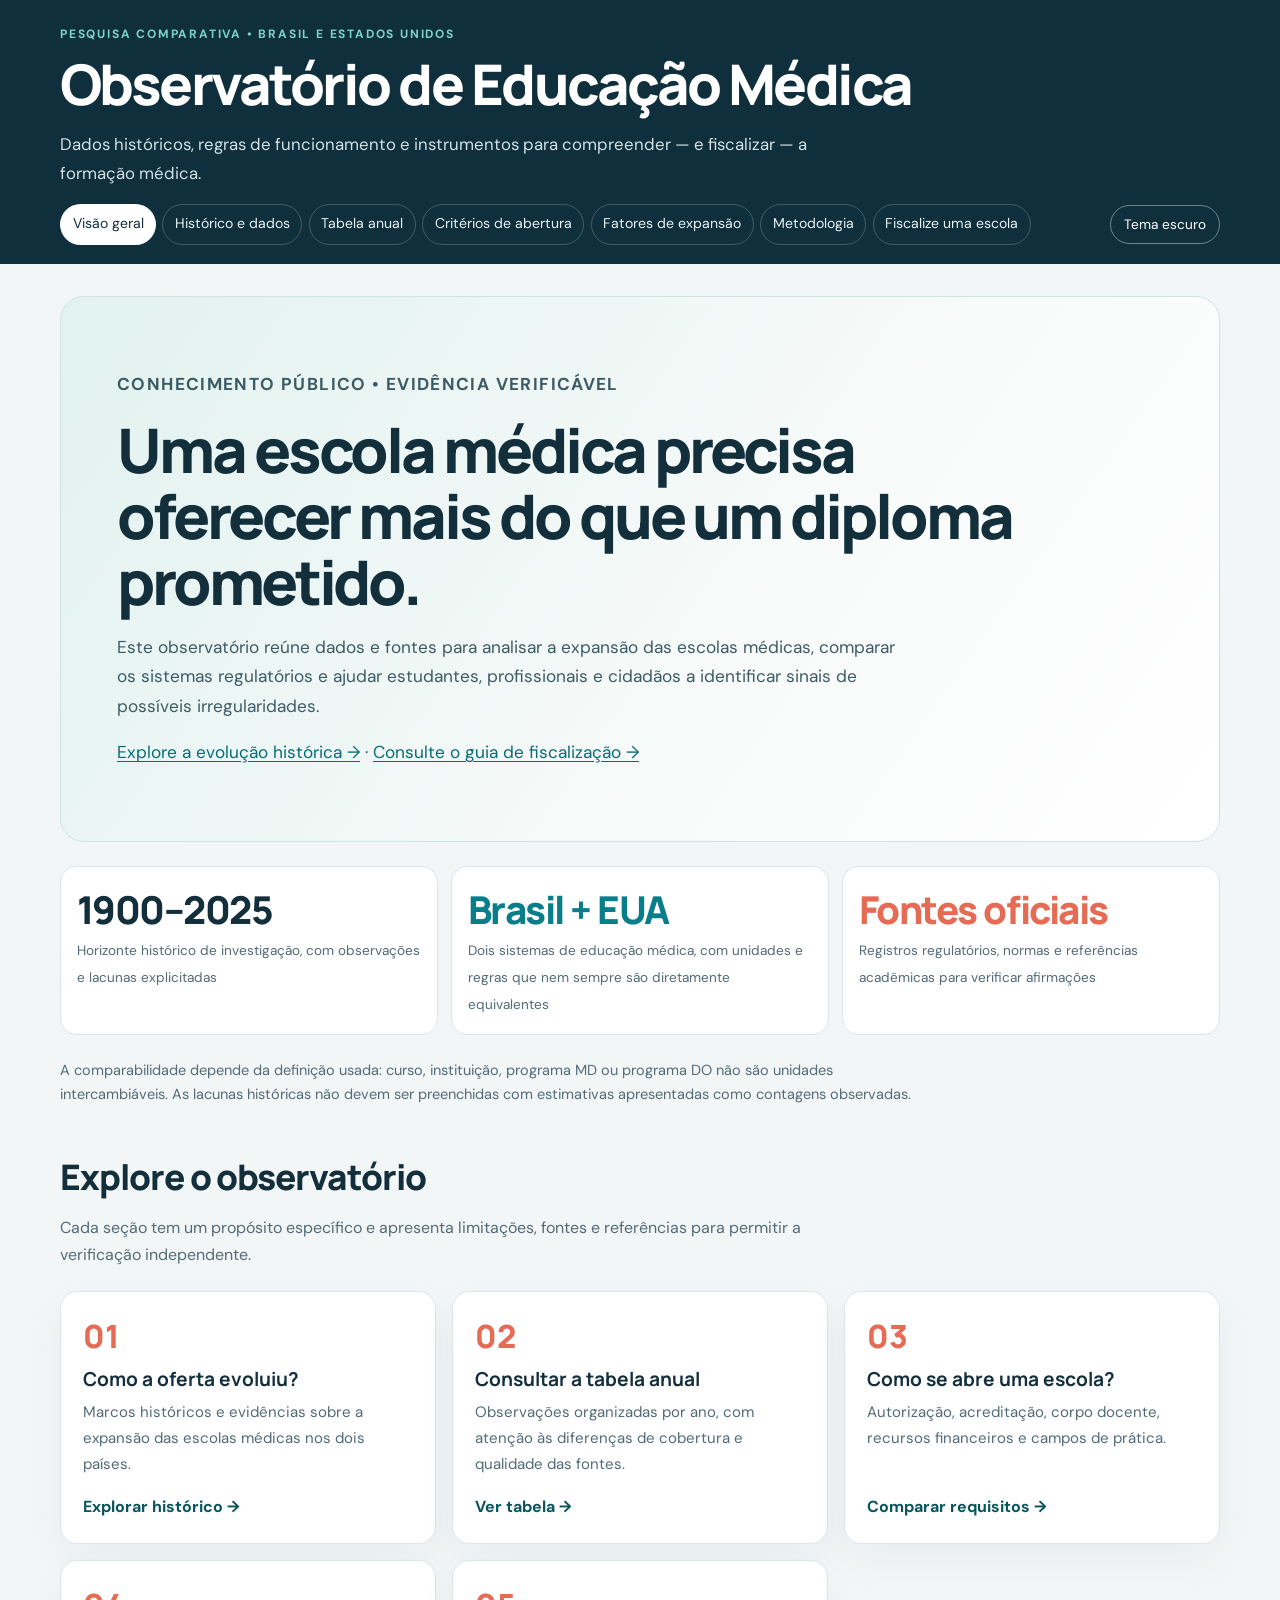
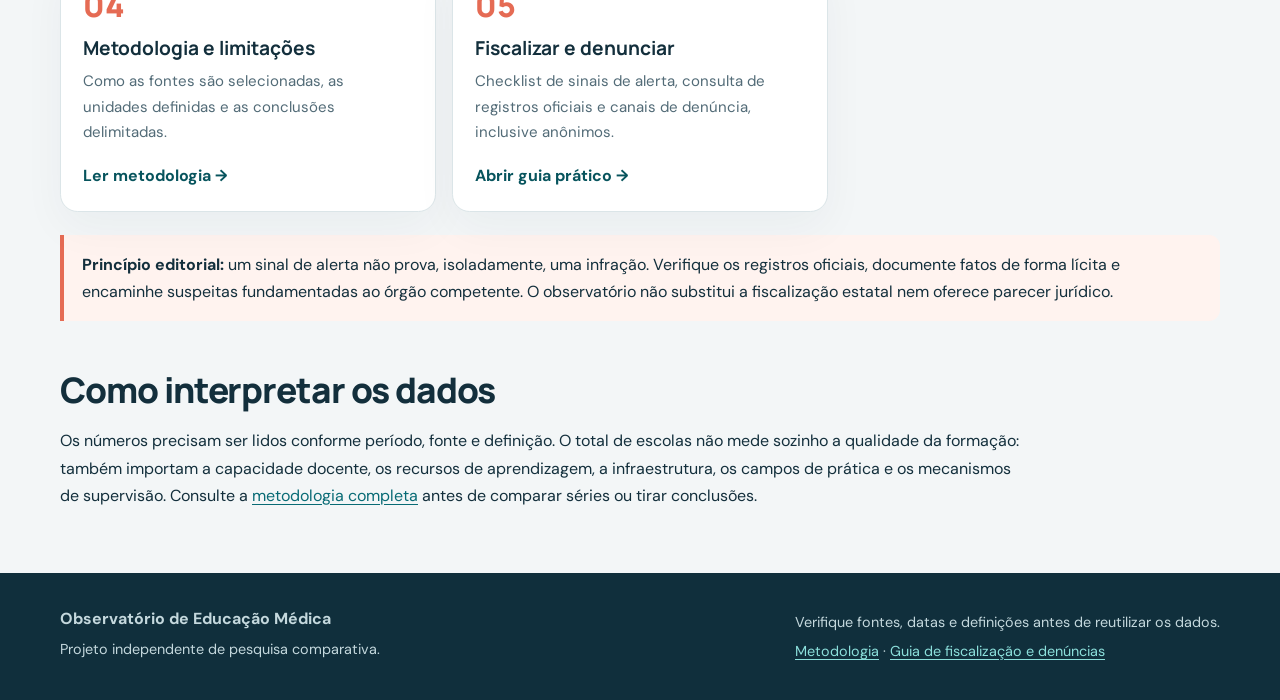
<file: index.html>
<!doctype html><html lang="pt-BR"><head><meta charset="utf-8"><meta name="viewport" content="width=device-width,initial-scale=1"><meta name="description" content="Observatório independente sobre a história, a regulação e a qualidade estrutural da educação médica no Brasil e nos Estados Unidos."><title>Observatório de Educação Médica | Brasil e EUA</title><link rel="stylesheet" href="assets/site.css"><script defer src="assets/site.js"></script></head><body><a class="skip" href="#conteudo">Pular para o conteúdo</a><header class="site-header"><p class="eyebrow">Pesquisa comparativa • Brasil e Estados Unidos</p><h1>Observatório de Educação Médica</h1><p class="intro">Dados históricos, regras de funcionamento e instrumentos para compreender — e fiscalizar — a formação médica.</p><div class="nav-row"><nav class="main-nav" aria-label="Navegação principal"><a href="index.html" aria-current="page">Visão geral</a><a href="evolucao.html">Histórico e dados</a><a href="serie-anual.html">Tabela anual</a><a href="criterios.html">Critérios de abertura</a><a href="fatores.html">Fatores de expansão</a><a href="metodologia.html">Metodologia</a><a href="denuncias.html">Fiscalize uma escola</a></nav><button class="theme-toggle" data-theme-toggle type="button" aria-pressed="false">Tema escuro</button></div></header><main id="conteudo"><section class="hero"><p class="kicker">Conhecimento público • Evidência verificável</p><h2>Uma escola médica precisa oferecer mais do que um diploma prometido.</h2><p>Este observatório reúne dados e fontes para analisar a expansão das escolas médicas, comparar os sistemas regulatórios e ajudar estudantes, profissionais e cidadãos a identificar sinais de possíveis irregularidades.</p><p><a href="evolucao.html">Explore a evolução histórica →</a> · <a href="denuncias.html">Consulte o guia de fiscalização →</a></p></section><div class="stats"><div class="stat"><strong>1900–2025</strong><span>Horizonte histórico de investigação, com observações e lacunas explicitadas</span></div><div class="stat"><strong>Brasil + EUA</strong><span>Dois sistemas de educação médica, com unidades e regras que nem sempre são diretamente equivalentes</span></div><div class="stat"><strong>Fontes oficiais</strong><span>Registros regulatórios, normas e referências acadêmicas para verificar afirmações</span></div></div><p class="source-note">A comparabilidade depende da definição usada: curso, instituição, programa MD ou programa DO não são unidades intercambiáveis. As lacunas históricas não devem ser preenchidas com estimativas apresentadas como contagens observadas.</p><h2 class="section-heading">Explore o observatório</h2><p class="lede">Cada seção tem um propósito específico e apresenta limitações, fontes e referências para permitir a verificação independente.</p><div class="card-grid"><a class="feature-card" href="evolucao.html"><span class="card-number">01</span><h3>Como a oferta evoluiu?</h3><p>Marcos históricos e evidências sobre a expansão das escolas médicas nos dois países.</p><span class="arrow">Explorar histórico →</span></a><a class="feature-card" href="serie-anual.html"><span class="card-number">02</span><h3>Consultar a tabela anual</h3><p>Observações organizadas por ano, com atenção às diferenças de cobertura e qualidade das fontes.</p><span class="arrow">Ver tabela →</span></a><a class="feature-card" href="criterios.html"><span class="card-number">03</span><h3>Como se abre uma escola?</h3><p>Autorização, acreditação, corpo docente, recursos financeiros e campos de prática.</p><span class="arrow">Comparar requisitos →</span></a><a class="feature-card" href="metodologia.html"><span class="card-number">04</span><h3>Metodologia e limitações</h3><p>Como as fontes são selecionadas, as unidades definidas e as conclusões delimitadas.</p><span class="arrow">Ler metodologia →</span></a><a class="feature-card" href="denuncias.html"><span class="card-number">05</span><h3>Fiscalizar e denunciar</h3><p>Checklist de sinais de alerta, consulta de registros oficiais e canais de denúncia, inclusive anônimos.</p><span class="arrow">Abrir guia prático →</span></a></div><section class="note"><strong>Princípio editorial:</strong> um sinal de alerta não prova, isoladamente, uma infração. Verifique os registros oficiais, documente fatos de forma lícita e encaminhe suspeitas fundamentadas ao órgão competente. O observatório não substitui a fiscalização estatal nem oferece parecer jurídico.</section><h2 class="section-heading">Como interpretar os dados</h2><p>Os números precisam ser lidos conforme período, fonte e definição. O total de escolas não mede sozinho a qualidade da formação: também importam a capacidade docente, os recursos de aprendizagem, a infraestrutura, os campos de prática e os mecanismos de supervisão. Consulte a <a href="metodologia.html">metodologia completa</a> antes de comparar séries ou tirar conclusões.</p></main><footer class="site-footer"><div class="footer-inner"><div><strong>Observatório de Educação Médica</strong><p>Projeto independente de pesquisa comparativa.</p></div><div><p>Verifique fontes, datas e definições antes de reutilizar os dados.</p><p><a href="metodologia.html">Metodologia</a> · <a href="denuncias.html">Guia de fiscalização e denúncias</a></p></div></div></footer></body></html>
</file>
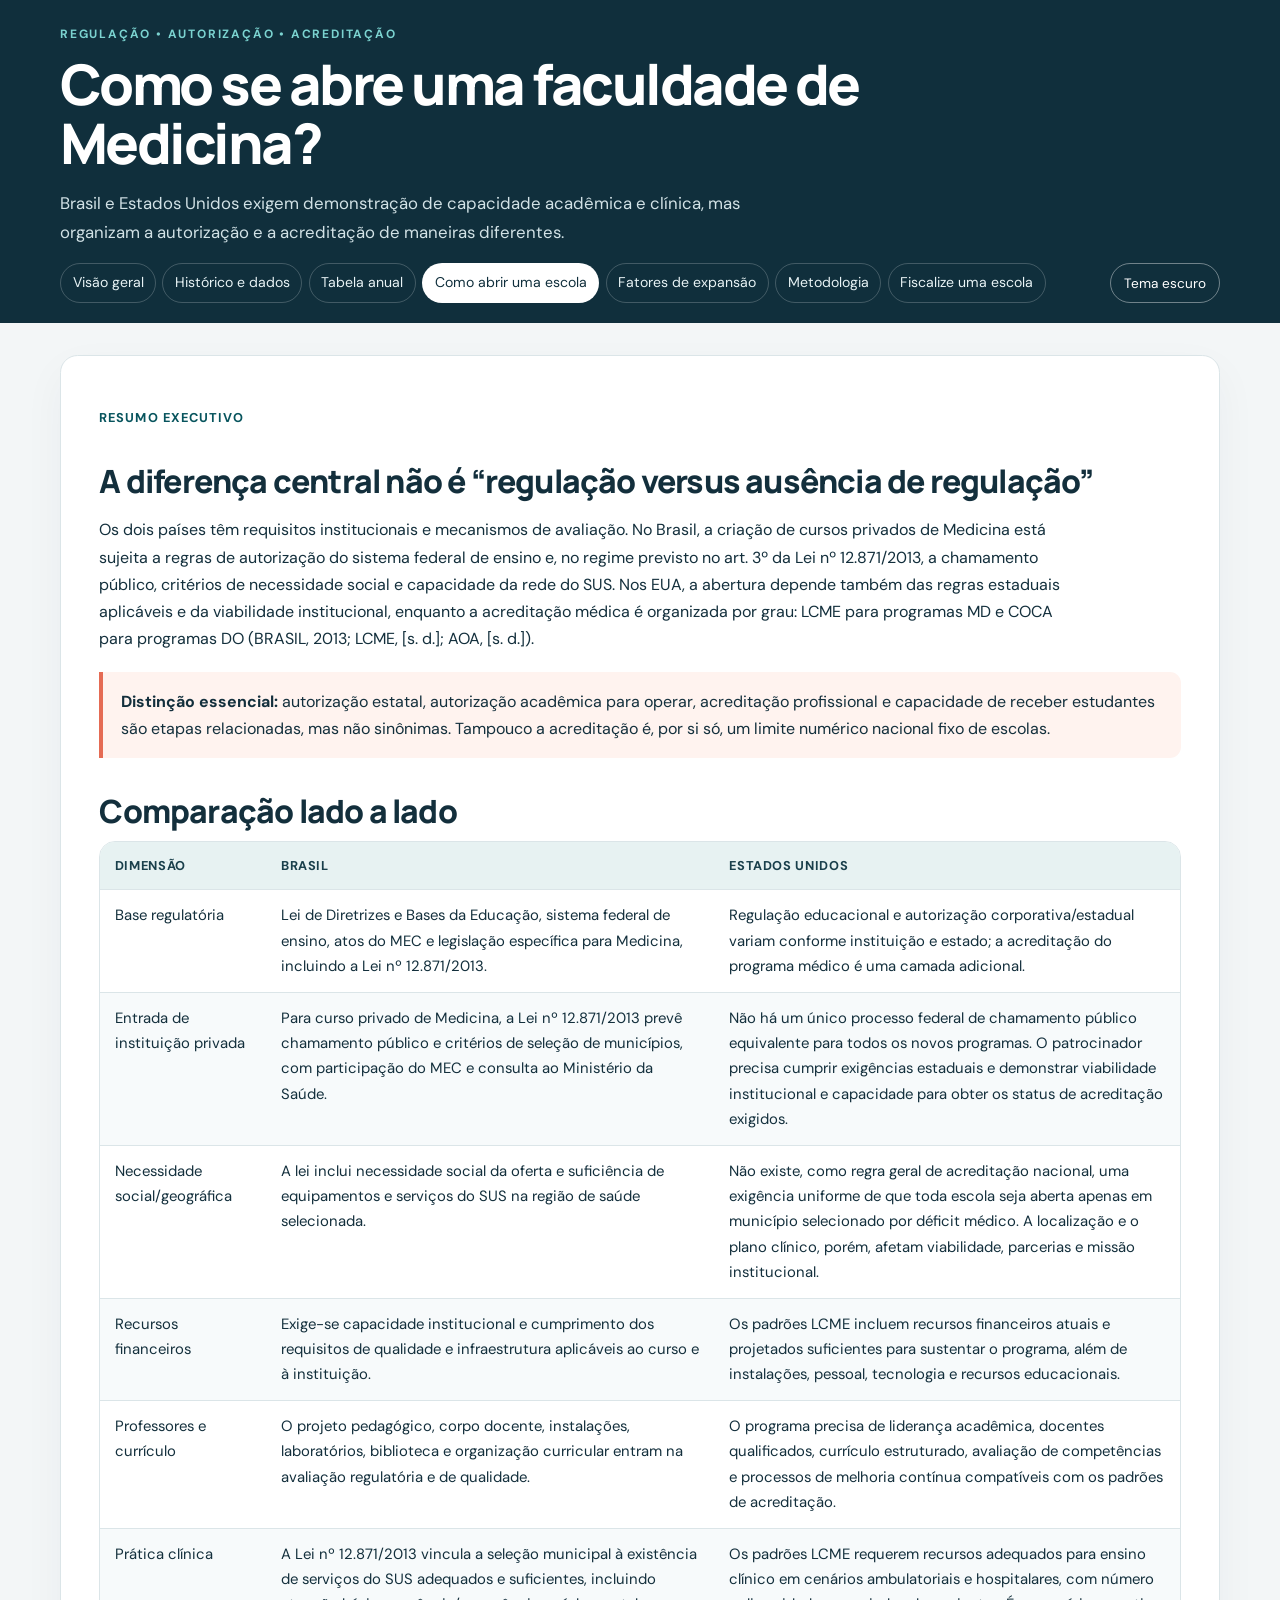
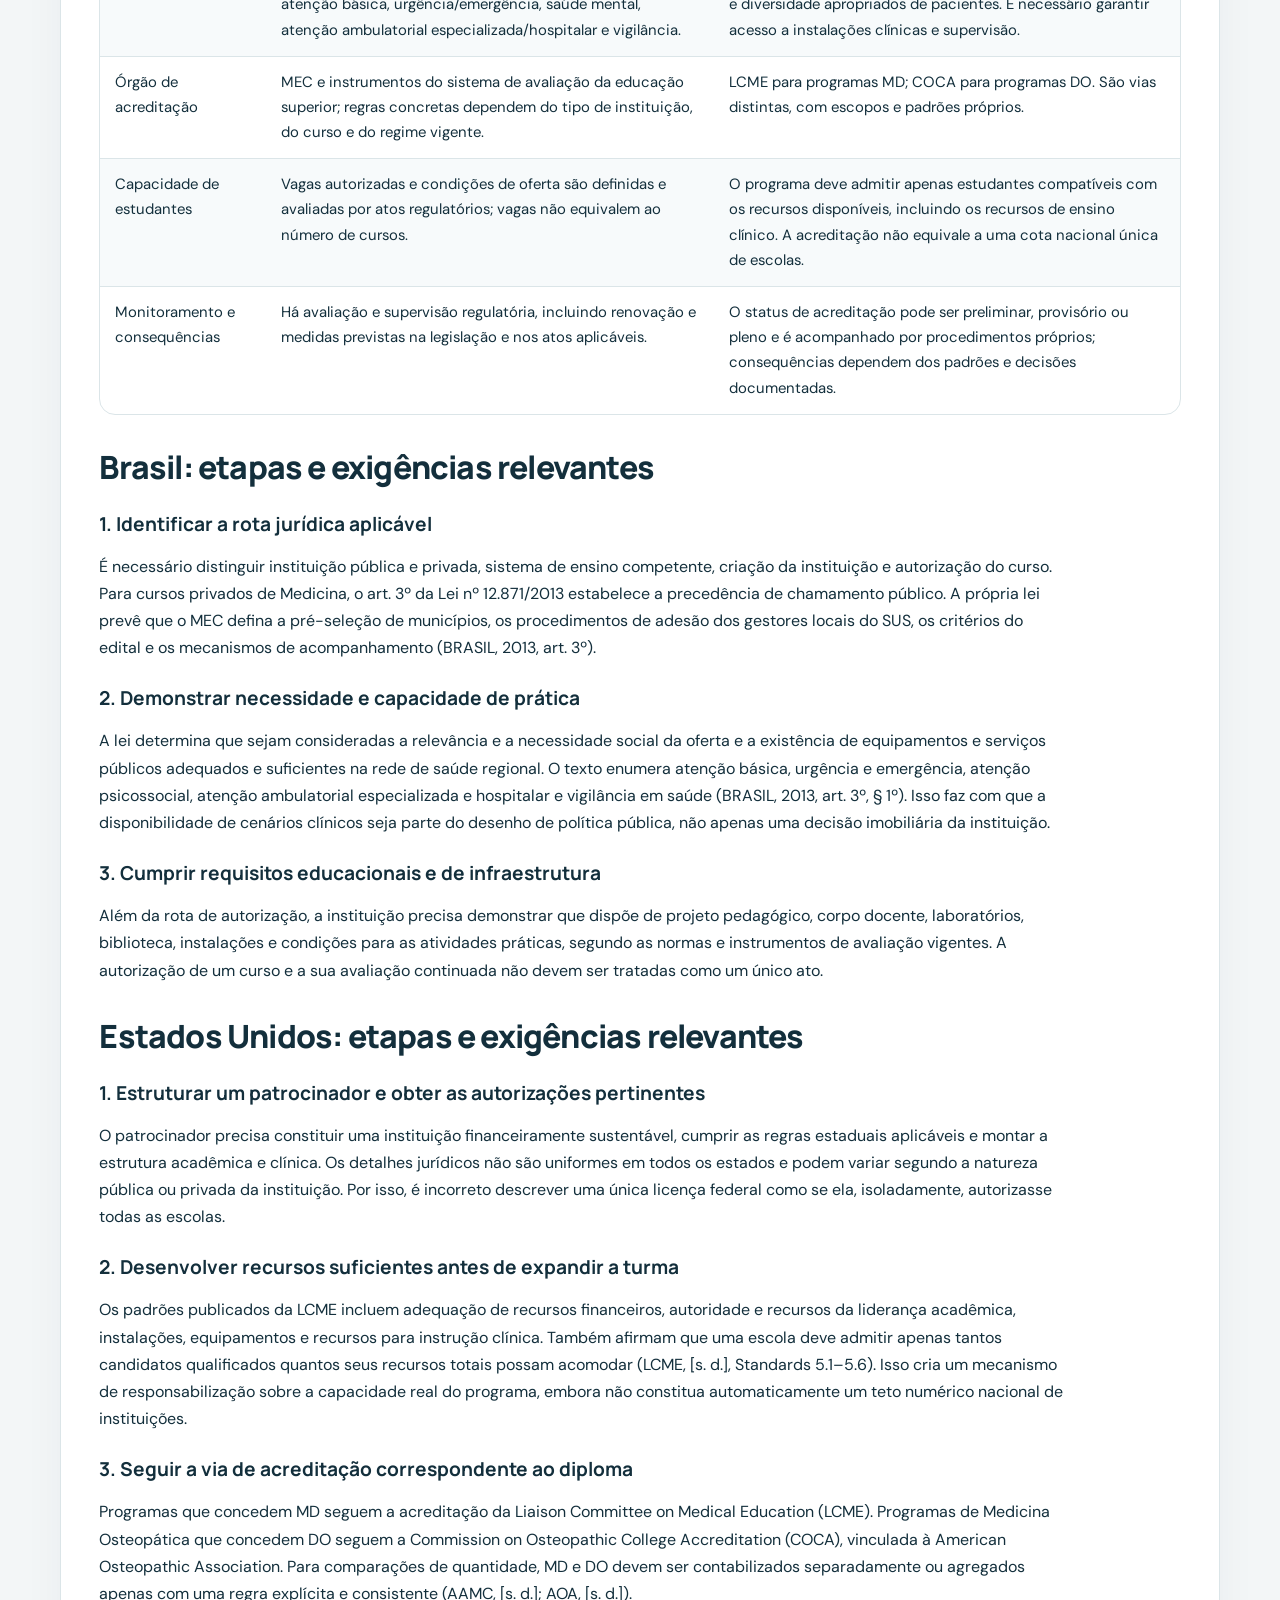
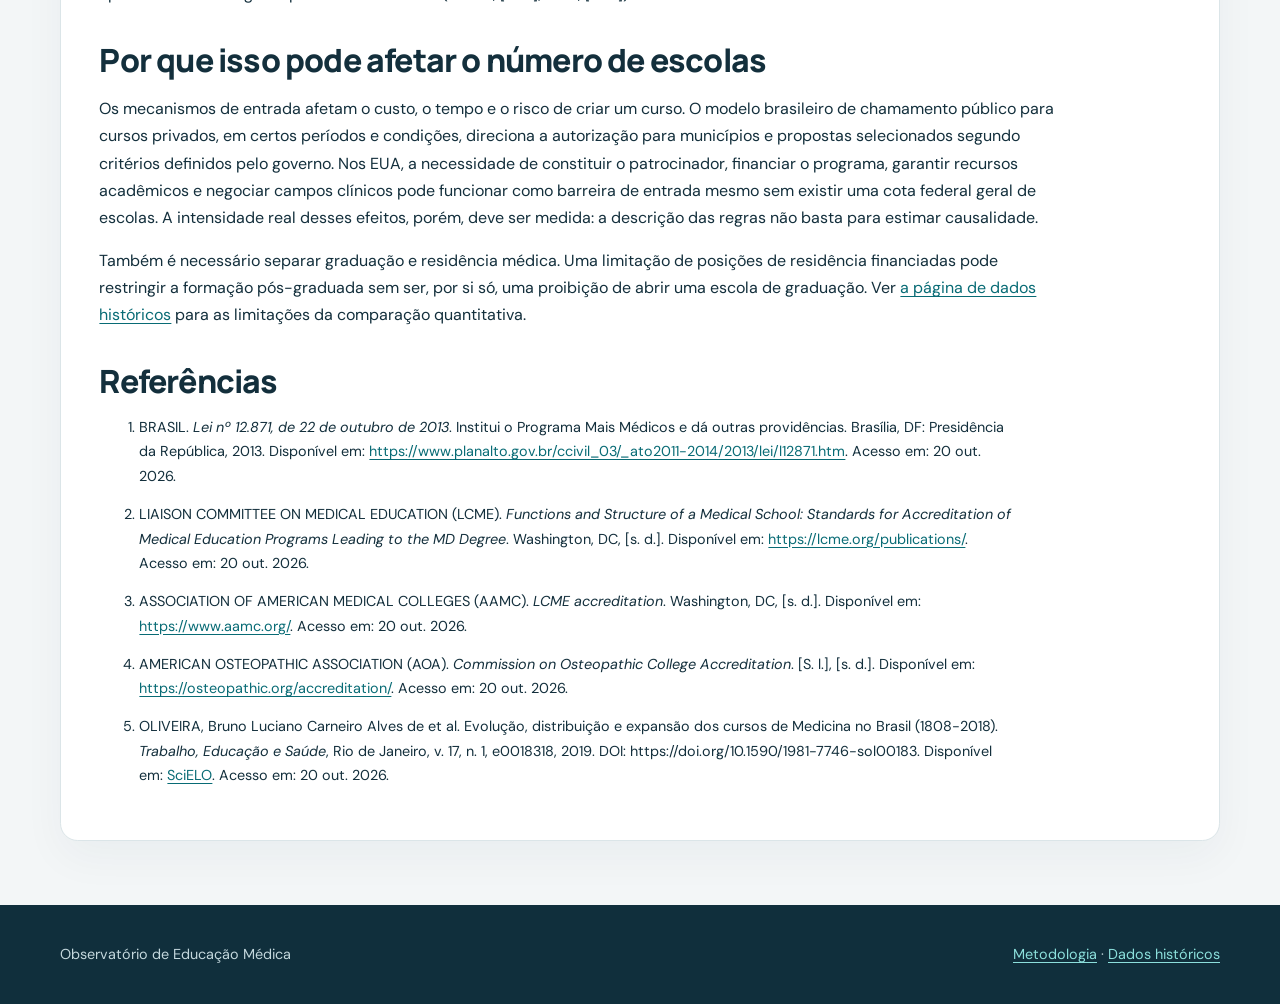
<file: criterios.html>
<!doctype html><html lang="pt-BR"><head><meta charset="utf-8"><meta name="viewport" content="width=device-width,initial-scale=1"><title>Como abrir uma faculdade de Medicina | Observatório</title><link rel="stylesheet" href="assets/site.css"><script defer src="assets/site.js"></script></head><body><a class="skip" href="#conteudo">Pular para o conteúdo</a><header class="site-header"><p class="eyebrow">Regulação • autorização • acreditação</p><h1>Como se abre uma faculdade de Medicina?</h1><p class="intro">Brasil e Estados Unidos exigem demonstração de capacidade acadêmica e clínica, mas organizam a autorização e a acreditação de maneiras diferentes.</p><div class="nav-row"><nav class="main-nav" aria-label="Navegação principal"><a href="index.html">Visão geral</a><a href="evolucao.html">Histórico e dados</a><a href="serie-anual.html">Tabela anual</a><a href="criterios.html" aria-current="page">Como abrir uma escola</a><a href="fatores.html">Fatores de expansão</a><a href="metodologia.html">Metodologia</a><a href="denuncias.html">Fiscalize uma escola</a></nav><button class="theme-toggle" data-theme-toggle type="button" aria-pressed="false">Tema escuro</button></div></header><main id="conteudo"><article><p class="kicker">Resumo executivo</p><h2>A diferença central não é “regulação versus ausência de regulação”</h2><p>Os dois países têm requisitos institucionais e mecanismos de avaliação. No Brasil, a criação de cursos privados de Medicina está sujeita a regras de autorização do sistema federal de ensino e, no regime previsto no art. 3º da Lei nº 12.871/2013, a chamamento público, critérios de necessidade social e capacidade da rede do SUS. Nos EUA, a abertura depende também das regras estaduais aplicáveis e da viabilidade institucional, enquanto a acreditação médica é organizada por grau: LCME para programas MD e COCA para programas DO (BRASIL, 2013; LCME, [s. d.]; AOA, [s. d.]).</p><div class="note"><strong>Distinção essencial:</strong> autorização estatal, autorização acadêmica para operar, acreditação profissional e capacidade de receber estudantes são etapas relacionadas, mas não sinônimas. Tampouco a acreditação é, por si só, um limite numérico nacional fixo de escolas.</div><h2>Comparação lado a lado</h2><div class="table-wrap"><table><thead><tr><th>Dimensão</th><th>Brasil</th><th>Estados Unidos</th></tr></thead><tbody><tr><td>Base regulatória</td><td>Lei de Diretrizes e Bases da Educação, sistema federal de ensino, atos do MEC e legislação específica para Medicina, incluindo a Lei nº 12.871/2013.</td><td>Regulação educacional e autorização corporativa/estadual variam conforme instituição e estado; a acreditação do programa médico é uma camada adicional.</td></tr><tr><td>Entrada de instituição privada</td><td>Para curso privado de Medicina, a Lei nº 12.871/2013 prevê chamamento público e critérios de seleção de municípios, com participação do MEC e consulta ao Ministério da Saúde.</td><td>Não há um único processo federal de chamamento público equivalente para todos os novos programas. O patrocinador precisa cumprir exigências estaduais e demonstrar viabilidade institucional e capacidade para obter os status de acreditação exigidos.</td></tr><tr><td>Necessidade social/geográfica</td><td>A lei inclui necessidade social da oferta e suficiência de equipamentos e serviços do SUS na região de saúde selecionada.</td><td>Não existe, como regra geral de acreditação nacional, uma exigência uniforme de que toda escola seja aberta apenas em município selecionado por déficit médico. A localização e o plano clínico, porém, afetam viabilidade, parcerias e missão institucional.</td></tr><tr><td>Recursos financeiros</td><td>Exige-se capacidade institucional e cumprimento dos requisitos de qualidade e infraestrutura aplicáveis ao curso e à instituição.</td><td>Os padrões LCME incluem recursos financeiros atuais e projetados suficientes para sustentar o programa, além de instalações, pessoal, tecnologia e recursos educacionais.</td></tr><tr><td>Professores e currículo</td><td>O projeto pedagógico, corpo docente, instalações, laboratórios, biblioteca e organização curricular entram na avaliação regulatória e de qualidade.</td><td>O programa precisa de liderança acadêmica, docentes qualificados, currículo estruturado, avaliação de competências e processos de melhoria contínua compatíveis com os padrões de acreditação.</td></tr><tr><td>Prática clínica</td><td>A Lei nº 12.871/2013 vincula a seleção municipal à existência de serviços do SUS adequados e suficientes, incluindo atenção básica, urgência/emergência, saúde mental, atenção ambulatorial especializada/hospitalar e vigilância.</td><td>Os padrões LCME requerem recursos adequados para ensino clínico em cenários ambulatoriais e hospitalares, com número e diversidade apropriados de pacientes. É necessário garantir acesso a instalações clínicas e supervisão.</td></tr><tr><td>Órgão de acreditação</td><td>MEC e instrumentos do sistema de avaliação da educação superior; regras concretas dependem do tipo de instituição, do curso e do regime vigente.</td><td>LCME para programas MD; COCA para programas DO. São vias distintas, com escopos e padrões próprios.</td></tr><tr><td>Capacidade de estudantes</td><td>Vagas autorizadas e condições de oferta são definidas e avaliadas por atos regulatórios; vagas não equivalem ao número de cursos.</td><td>O programa deve admitir apenas estudantes compatíveis com os recursos disponíveis, incluindo os recursos de ensino clínico. A acreditação não equivale a uma cota nacional única de escolas.</td></tr><tr><td>Monitoramento e consequências</td><td>Há avaliação e supervisão regulatória, incluindo renovação e medidas previstas na legislação e nos atos aplicáveis.</td><td>O status de acreditação pode ser preliminar, provisório ou pleno e é acompanhado por procedimentos próprios; consequências dependem dos padrões e decisões documentadas.</td></tr></tbody></table></div><h2>Brasil: etapas e exigências relevantes</h2><h3>1. Identificar a rota jurídica aplicável</h3><p>É necessário distinguir instituição pública e privada, sistema de ensino competente, criação da instituição e autorização do curso. Para cursos privados de Medicina, o art. 3º da Lei nº 12.871/2013 estabelece a precedência de chamamento público. A própria lei prevê que o MEC defina a pré-seleção de municípios, os procedimentos de adesão dos gestores locais do SUS, os critérios do edital e os mecanismos de acompanhamento (BRASIL, 2013, art. 3º).</p><h3>2. Demonstrar necessidade e capacidade de prática</h3><p>A lei determina que sejam consideradas a relevância e a necessidade social da oferta e a existência de equipamentos e serviços públicos adequados e suficientes na rede de saúde regional. O texto enumera atenção básica, urgência e emergência, atenção psicossocial, atenção ambulatorial especializada e hospitalar e vigilância em saúde (BRASIL, 2013, art. 3º, § 1º). Isso faz com que a disponibilidade de cenários clínicos seja parte do desenho de política pública, não apenas uma decisão imobiliária da instituição.</p><h3>3. Cumprir requisitos educacionais e de infraestrutura</h3><p>Além da rota de autorização, a instituição precisa demonstrar que dispõe de projeto pedagógico, corpo docente, laboratórios, biblioteca, instalações e condições para as atividades práticas, segundo as normas e instrumentos de avaliação vigentes. A autorização de um curso e a sua avaliação continuada não devem ser tratadas como um único ato.</p><h2>Estados Unidos: etapas e exigências relevantes</h2><h3>1. Estruturar um patrocinador e obter as autorizações pertinentes</h3><p>O patrocinador precisa constituir uma instituição financeiramente sustentável, cumprir as regras estaduais aplicáveis e montar a estrutura acadêmica e clínica. Os detalhes jurídicos não são uniformes em todos os estados e podem variar segundo a natureza pública ou privada da instituição. Por isso, é incorreto descrever uma única licença federal como se ela, isoladamente, autorizasse todas as escolas.</p><h3>2. Desenvolver recursos suficientes antes de expandir a turma</h3><p>Os padrões publicados da LCME incluem adequação de recursos financeiros, autoridade e recursos da liderança acadêmica, instalações, equipamentos e recursos para instrução clínica. Também afirmam que uma escola deve admitir apenas tantos candidatos qualificados quantos seus recursos totais possam acomodar (LCME, [s. d.], Standards 5.1–5.6). Isso cria um mecanismo de responsabilização sobre a capacidade real do programa, embora não constitua automaticamente um teto numérico nacional de instituições.</p><h3>3. Seguir a via de acreditação correspondente ao diploma</h3><p>Programas que concedem MD seguem a acreditação da Liaison Committee on Medical Education (LCME). Programas de Medicina Osteopática que concedem DO seguem a Commission on Osteopathic College Accreditation (COCA), vinculada à American Osteopathic Association. Para comparações de quantidade, MD e DO devem ser contabilizados separadamente ou agregados apenas com uma regra explícita e consistente (AAMC, [s. d.]; AOA, [s. d.]).</p><h2>Por que isso pode afetar o número de escolas</h2><p>Os mecanismos de entrada afetam o custo, o tempo e o risco de criar um curso. O modelo brasileiro de chamamento público para cursos privados, em certos períodos e condições, direciona a autorização para municípios e propostas selecionados segundo critérios definidos pelo governo. Nos EUA, a necessidade de constituir o patrocinador, financiar o programa, garantir recursos acadêmicos e negociar campos clínicos pode funcionar como barreira de entrada mesmo sem existir uma cota federal geral de escolas. A intensidade real desses efeitos, porém, deve ser medida: a descrição das regras não basta para estimar causalidade.</p><p>Também é necessário separar graduação e residência médica. Uma limitação de posições de residência financiadas pode restringir a formação pós-graduada sem ser, por si só, uma proibição de abrir uma escola de graduação. Ver <a href="evolucao.html">a página de dados históricos</a> para as limitações da comparação quantitativa.</p><h2>Referências</h2><ol class="refs"><li>BRASIL. <em>Lei nº 12.871, de 22 de outubro de 2013</em>. Institui o Programa Mais Médicos e dá outras providências. Brasília, DF: Presidência da República, 2013. Disponível em: <a href="https://www.planalto.gov.br/ccivil_03/_ato2011-2014/2013/lei/l12871.htm">https://www.planalto.gov.br/ccivil_03/_ato2011-2014/2013/lei/l12871.htm</a>. Acesso em: 20 out. 2026.</li><li>LIAISON COMMITTEE ON MEDICAL EDUCATION (LCME). <em>Functions and Structure of a Medical School: Standards for Accreditation of Medical Education Programs Leading to the MD Degree</em>. Washington, DC, [s. d.]. Disponível em: <a href="https://lcme.org/">https://lcme.org/publications/</a>. Acesso em: 20 out. 2026.</li><li>ASSOCIATION OF AMERICAN MEDICAL COLLEGES (AAMC). <em>LCME accreditation</em>. Washington, DC, [s. d.]. Disponível em: <a href="https://www.aamc.org/">https://www.aamc.org/</a>. Acesso em: 20 out. 2026.</li><li>AMERICAN OSTEOPATHIC ASSOCIATION (AOA). <em>Commission on Osteopathic College Accreditation</em>. [S. l.], [s. d.]. Disponível em: <a href="https://osteopathic.org/accreditation/">https://osteopathic.org/accreditation/</a>. Acesso em: 20 out. 2026.</li><li>OLIVEIRA, Bruno Luciano Carneiro Alves de et al. Evolução, distribuição e expansão dos cursos de Medicina no Brasil (1808-2018). <em>Trabalho, Educação e Saúde</em>, Rio de Janeiro, v. 17, n. 1, e0018318, 2019. DOI: https://doi.org/10.1590/1981-7746-sol00183. Disponível em: <a href="https://www.scielo.br/j/tes/a/SGBd4Hbk5ghWD3yg6vqt3Jk/">SciELO</a>. Acesso em: 20 out. 2026.</li></ol></article></main><footer class="site-footer"><div class="footer-inner"><p>Observatório de Educação Médica</p><p><a href="metodologia.html">Metodologia</a> · <a href="evolucao.html">Dados históricos</a></p></div></footer></body></html>
</file>
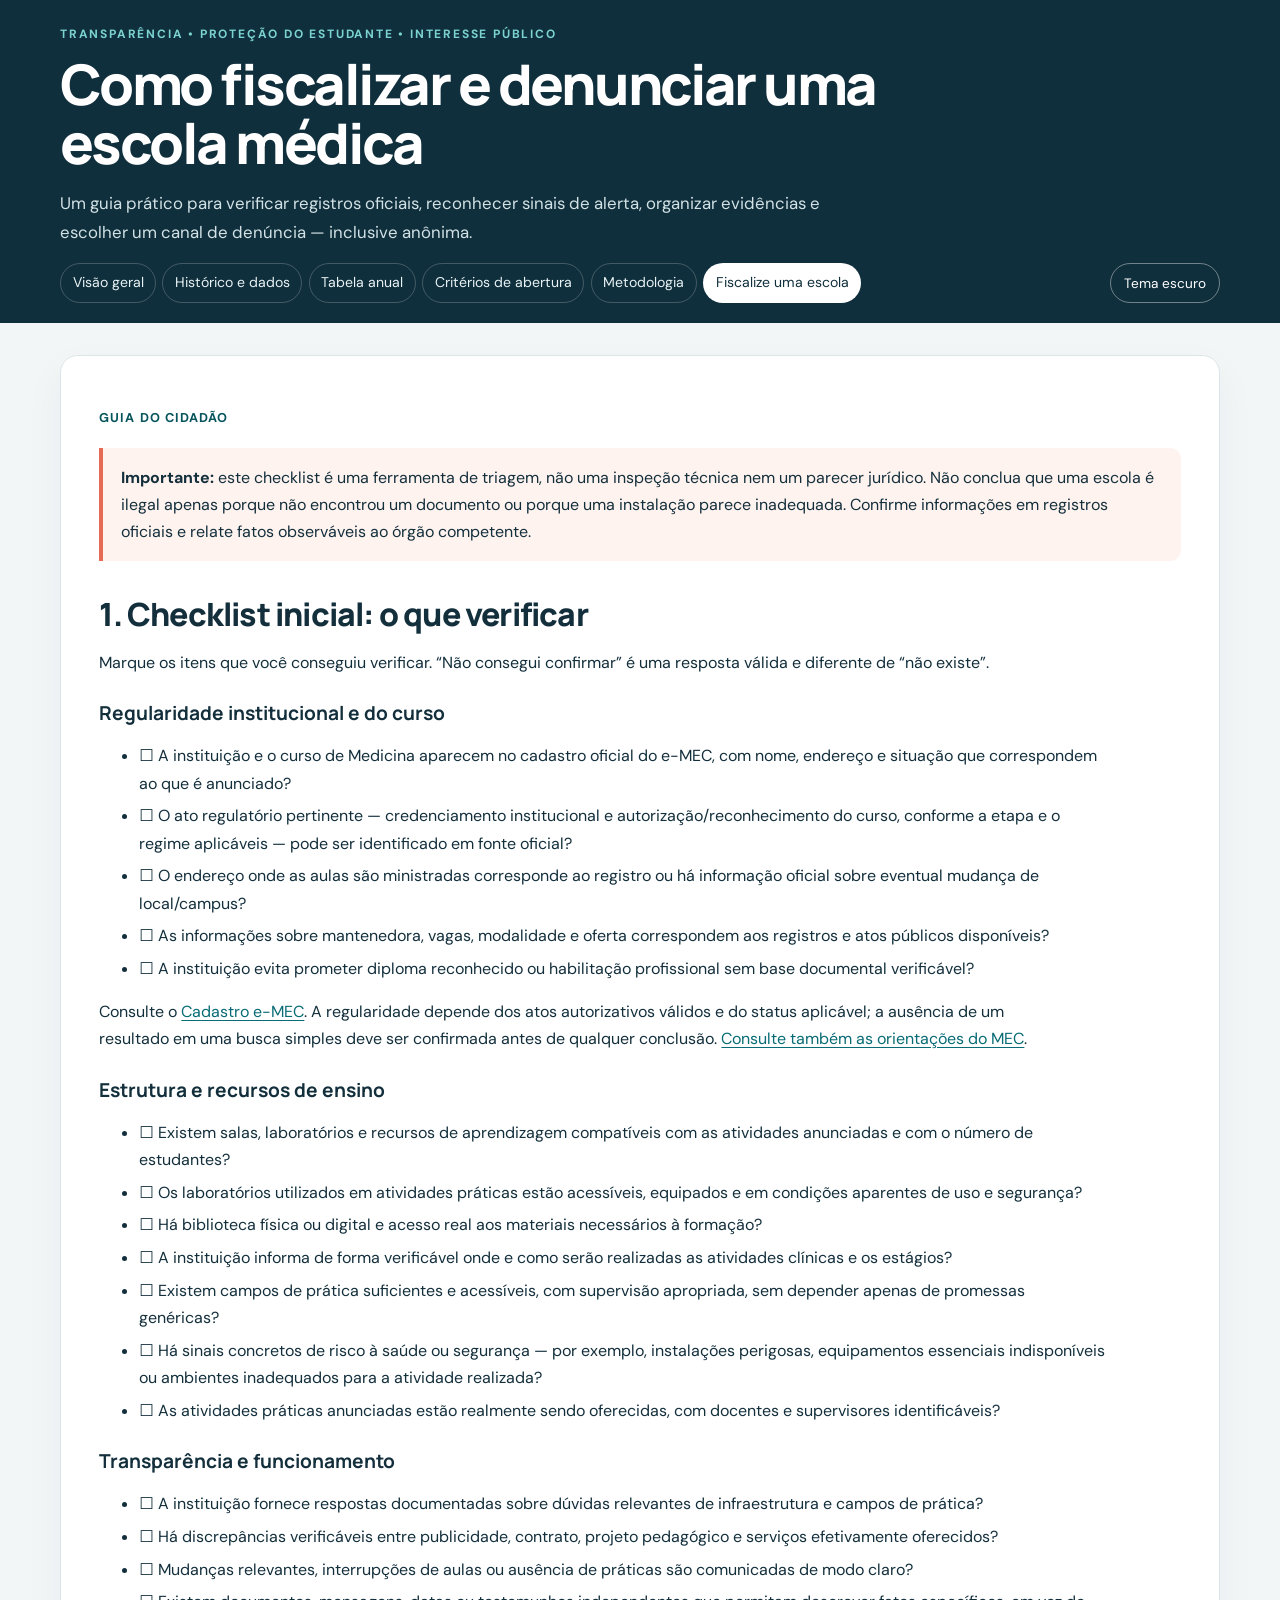
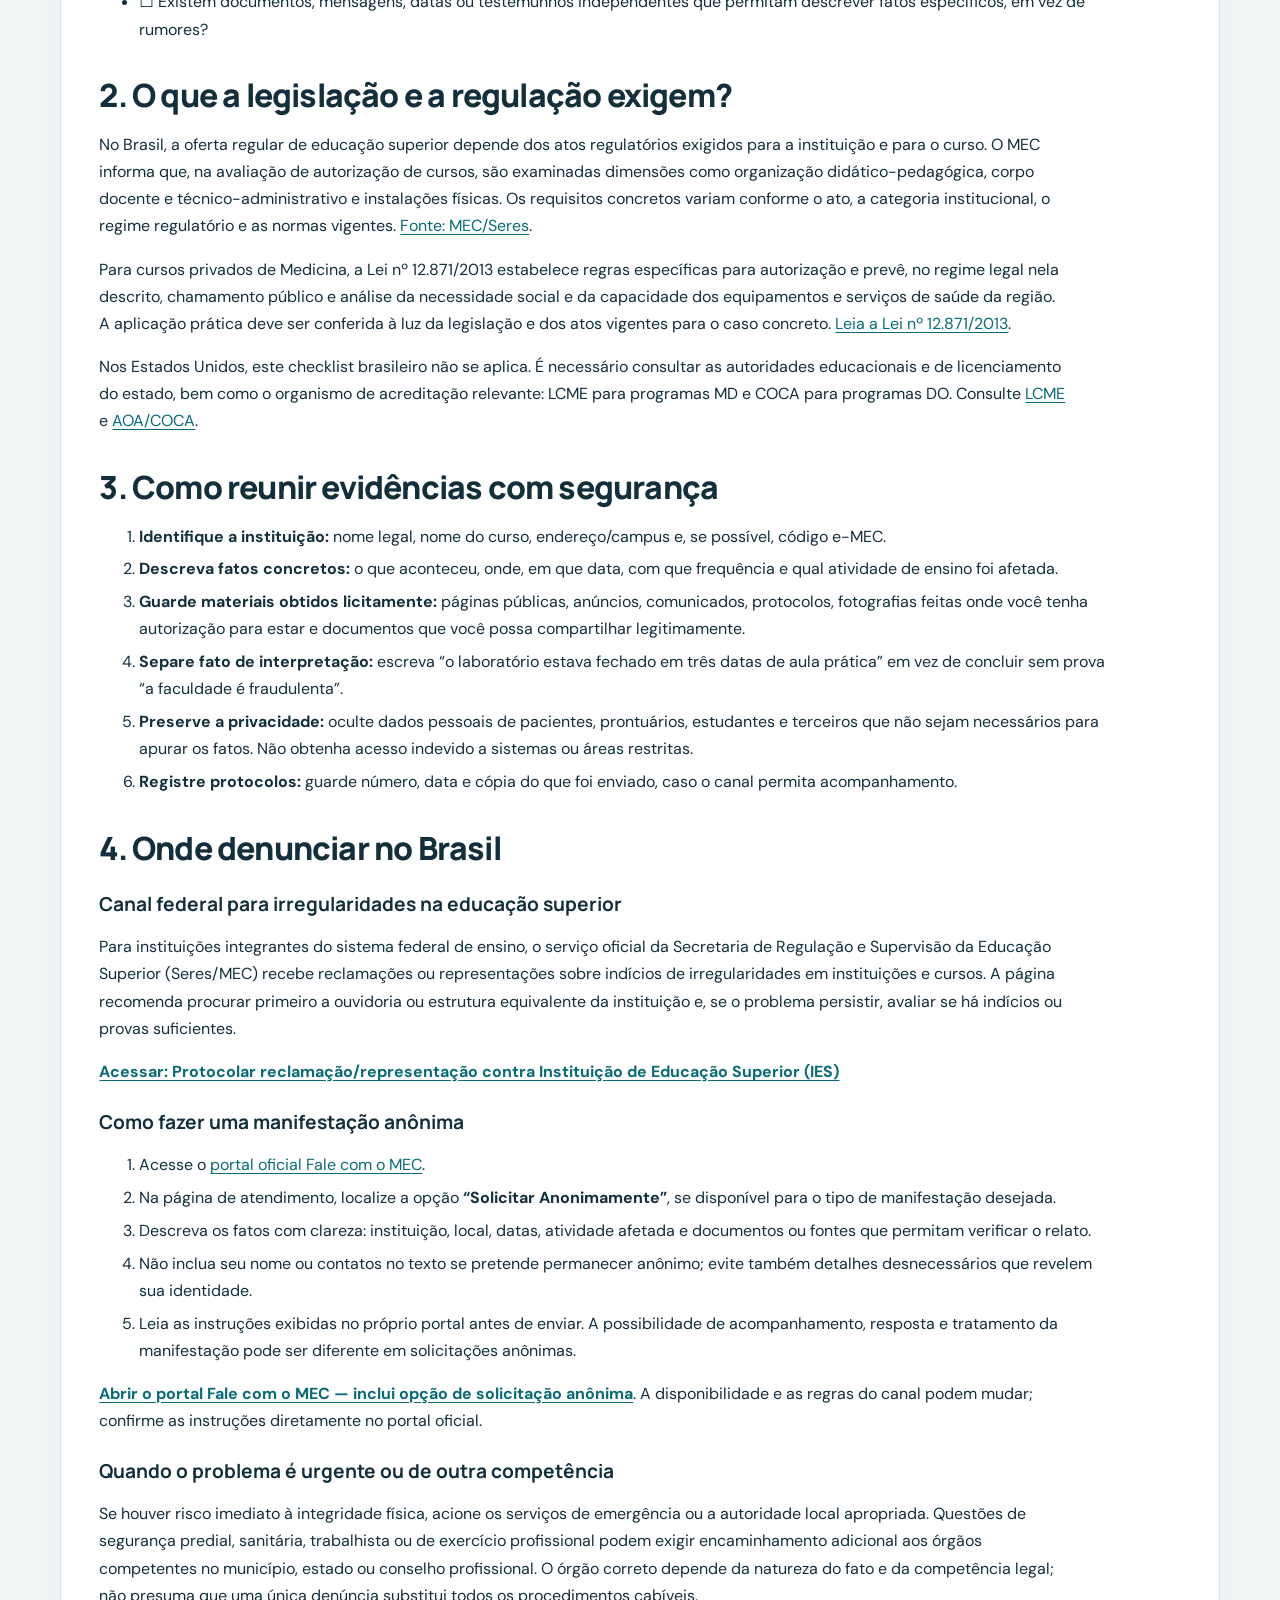
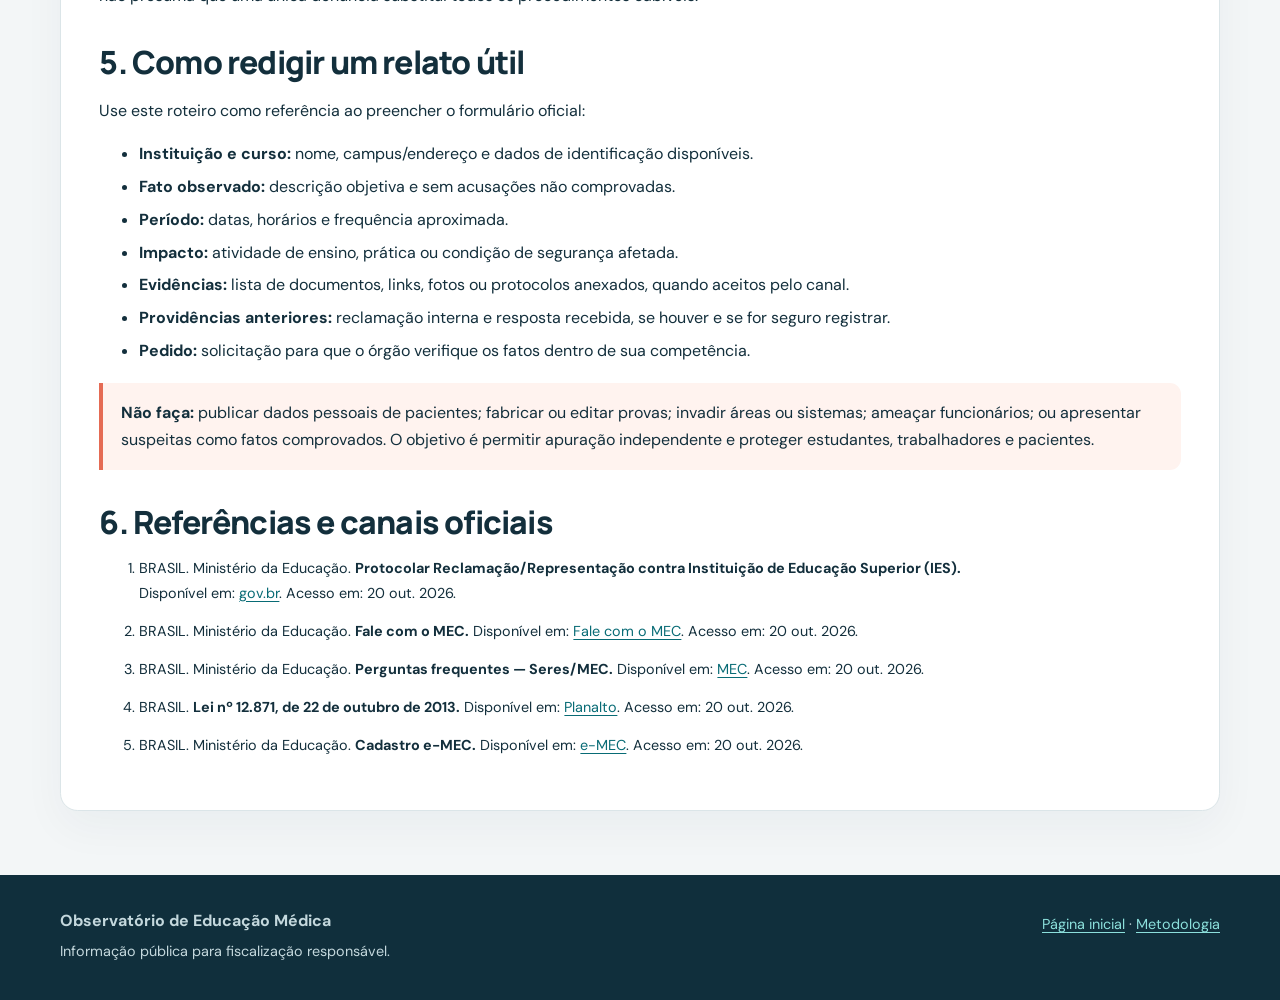
<file: denuncias.html>
<!doctype html>
<html lang="pt-BR"><head><meta charset="utf-8"><meta name="viewport" content="width=device-width,initial-scale=1"><meta name="description" content="Checklist informativo para verificar a regularidade e as condições estruturais de cursos de Medicina e encaminhar denúncias aos órgãos competentes."><title>Fiscalize uma escola médica | Observatório</title><link rel="stylesheet" href="assets/site.css"><script defer src="assets/site.js"></script></head><body><a class="skip" href="#conteudo">Pular para o conteúdo</a><header class="site-header"><p class="eyebrow">Transparência • Proteção do estudante • Interesse público</p><h1>Como fiscalizar e denunciar uma escola médica</h1><p class="intro">Um guia prático para verificar registros oficiais, reconhecer sinais de alerta, organizar evidências e escolher um canal de denúncia — inclusive anônima.</p><div class="nav-row"><nav class="main-nav" aria-label="Navegação principal"><a href="index.html">Visão geral</a><a href="evolucao.html">Histórico e dados</a><a href="serie-anual.html">Tabela anual</a><a href="criterios.html">Critérios de abertura</a><a href="metodologia.html">Metodologia</a><a href="denuncias.html" aria-current="page">Fiscalize uma escola</a></nav><button class="theme-toggle" data-theme-toggle type="button" aria-pressed="false">Tema escuro</button></div></header>
<main id="conteudo"><article><p class="kicker">Guia do cidadão</p><div class="note"><strong>Importante:</strong> este checklist é uma ferramenta de triagem, não uma inspeção técnica nem um parecer jurídico. Não conclua que uma escola é ilegal apenas porque não encontrou um documento ou porque uma instalação parece inadequada. Confirme informações em registros oficiais e relate fatos observáveis ao órgão competente.</div>
<h2>1. Checklist inicial: o que verificar</h2><p>Marque os itens que você conseguiu verificar. “Não consegui confirmar” é uma resposta válida e diferente de “não existe”.</p>
<h3>Regularidade institucional e do curso</h3><ul><li>☐ A instituição e o curso de Medicina aparecem no cadastro oficial do e-MEC, com nome, endereço e situação que correspondem ao que é anunciado?</li><li>☐ O ato regulatório pertinente — credenciamento institucional e autorização/reconhecimento do curso, conforme a etapa e o regime aplicáveis — pode ser identificado em fonte oficial?</li><li>☐ O endereço onde as aulas são ministradas corresponde ao registro ou há informação oficial sobre eventual mudança de local/campus?</li><li>☐ As informações sobre mantenedora, vagas, modalidade e oferta correspondem aos registros e atos públicos disponíveis?</li><li>☐ A instituição evita prometer diploma reconhecido ou habilitação profissional sem base documental verificável?</li></ul><p>Consulte o <a href="https://wsemec.mec.gov.br/emec/nova" target="_blank" rel="noopener noreferrer">Cadastro e-MEC</a>. A regularidade depende dos atos autorizativos válidos e do status aplicável; a ausência de um resultado em uma busca simples deve ser confirmada antes de qualquer conclusão. <a href="https://www.gov.br/mec/pt-br/acesso-a-informacao/institucional/estrutura-organizacional/orgaos-especificos-singulares/secretaria-de-regulacao-e-supervisao-da-educacao-superior/perguntasfrequentes" target="_blank" rel="noopener noreferrer">Consulte também as orientações do MEC</a>.</p>
<h3>Estrutura e recursos de ensino</h3><ul><li>☐ Existem salas, laboratórios e recursos de aprendizagem compatíveis com as atividades anunciadas e com o número de estudantes?</li><li>☐ Os laboratórios utilizados em atividades práticas estão acessíveis, equipados e em condições aparentes de uso e segurança?</li><li>☐ Há biblioteca física ou digital e acesso real aos materiais necessários à formação?</li><li>☐ A instituição informa de forma verificável onde e como serão realizadas as atividades clínicas e os estágios?</li><li>☐ Existem campos de prática suficientes e acessíveis, com supervisão apropriada, sem depender apenas de promessas genéricas?</li><li>☐ Há sinais concretos de risco à saúde ou segurança — por exemplo, instalações perigosas, equipamentos essenciais indisponíveis ou ambientes inadequados para a atividade realizada?</li><li>☐ As atividades práticas anunciadas estão realmente sendo oferecidas, com docentes e supervisores identificáveis?</li></ul>
<h3>Transparência e funcionamento</h3><ul><li>☐ A instituição fornece respostas documentadas sobre dúvidas relevantes de infraestrutura e campos de prática?</li><li>☐ Há discrepâncias verificáveis entre publicidade, contrato, projeto pedagógico e serviços efetivamente oferecidos?</li><li>☐ Mudanças relevantes, interrupções de aulas ou ausência de práticas são comunicadas de modo claro?</li><li>☐ Existem documentos, mensagens, datas ou testemunhos independentes que permitam descrever fatos específicos, em vez de rumores?</li></ul>
<h2>2. O que a legislação e a regulação exigem?</h2><p>No Brasil, a oferta regular de educação superior depende dos atos regulatórios exigidos para a instituição e para o curso. O MEC informa que, na avaliação de autorização de cursos, são examinadas dimensões como organização didático-pedagógica, corpo docente e técnico-administrativo e instalações físicas. Os requisitos concretos variam conforme o ato, a categoria institucional, o regime regulatório e as normas vigentes. <a href="https://www.gov.br/mec/pt-br/acesso-a-informacao/institucional/estrutura-organizacional/orgaos-especificos-singulares/secretaria-de-regulacao-e-supervisao-da-educacao-superior/perguntasfrequentes" target="_blank" rel="noopener noreferrer">Fonte: MEC/Seres</a>.</p><p>Para cursos privados de Medicina, a Lei nº 12.871/2013 estabelece regras específicas para autorização e prevê, no regime legal nela descrito, chamamento público e análise da necessidade social e da capacidade dos equipamentos e serviços de saúde da região. A aplicação prática deve ser conferida à luz da legislação e dos atos vigentes para o caso concreto. <a href="https://www.planalto.gov.br/ccivil_03/_ato2011-2014/2013/lei/l12871.htm" target="_blank" rel="noopener noreferrer">Leia a Lei nº 12.871/2013</a>.</p><p>Nos Estados Unidos, este checklist brasileiro não se aplica. É necessário consultar as autoridades educacionais e de licenciamento do estado, bem como o organismo de acreditação relevante: LCME para programas MD e COCA para programas DO. Consulte <a href="https://lcme.org/" target="_blank" rel="noopener noreferrer">LCME</a> e <a href="https://osteopathic.org/" target="_blank" rel="noopener noreferrer">AOA/COCA</a>.</p>
<h2>3. Como reunir evidências com segurança</h2><ol><li><strong>Identifique a instituição:</strong> nome legal, nome do curso, endereço/campus e, se possível, código e-MEC.</li><li><strong>Descreva fatos concretos:</strong> o que aconteceu, onde, em que data, com que frequência e qual atividade de ensino foi afetada.</li><li><strong>Guarde materiais obtidos licitamente:</strong> páginas públicas, anúncios, comunicados, protocolos, fotografias feitas onde você tenha autorização para estar e documentos que você possa compartilhar legitimamente.</li><li><strong>Separe fato de interpretação:</strong> escreva “o laboratório estava fechado em três datas de aula prática” em vez de concluir sem prova “a faculdade é fraudulenta”.</li><li><strong>Preserve a privacidade:</strong> oculte dados pessoais de pacientes, prontuários, estudantes e terceiros que não sejam necessários para apurar os fatos. Não obtenha acesso indevido a sistemas ou áreas restritas.</li><li><strong>Registre protocolos:</strong> guarde número, data e cópia do que foi enviado, caso o canal permita acompanhamento.</li></ol>
<h2>4. Onde denunciar no Brasil</h2>
<h3>Canal federal para irregularidades na educação superior</h3><p>Para instituições integrantes do sistema federal de ensino, o serviço oficial da Secretaria de Regulação e Supervisão da Educação Superior (Seres/MEC) recebe reclamações ou representações sobre indícios de irregularidades em instituições e cursos. A página recomenda procurar primeiro a ouvidoria ou estrutura equivalente da instituição e, se o problema persistir, avaliar se há indícios ou provas suficientes.</p><p><a href="https://www.gov.br/pt-br/servicos/protocolar-reclamacao-representacao-contra-instituicao-de-educacao-superior-ies" target="_blank" rel="noopener noreferrer"><strong>Acessar: Protocolar reclamação/representação contra Instituição de Educação Superior (IES)</strong></a></p>
<h3>Como fazer uma manifestação anônima</h3><ol><li>Acesse o <a href="https://fale-conosco.mec.gov.br/portal/servicos" target="_blank" rel="noopener noreferrer">portal oficial Fale com o MEC</a>.</li><li>Na página de atendimento, localize a opção <strong>“Solicitar Anonimamente”</strong>, se disponível para o tipo de manifestação desejada.</li><li>Descreva os fatos com clareza: instituição, local, datas, atividade afetada e documentos ou fontes que permitam verificar o relato.</li><li>Não inclua seu nome ou contatos no texto se pretende permanecer anônimo; evite também detalhes desnecessários que revelem sua identidade.</li><li>Leia as instruções exibidas no próprio portal antes de enviar. A possibilidade de acompanhamento, resposta e tratamento da manifestação pode ser diferente em solicitações anônimas.</li></ol><p><a href="https://fale-conosco.mec.gov.br/portal/servicos" target="_blank" rel="noopener noreferrer"><strong>Abrir o portal Fale com o MEC — inclui opção de solicitação anônima</strong></a>. A disponibilidade e as regras do canal podem mudar; confirme as instruções diretamente no portal oficial.</p>
<h3>Quando o problema é urgente ou de outra competência</h3><p>Se houver risco imediato à integridade física, acione os serviços de emergência ou a autoridade local apropriada. Questões de segurança predial, sanitária, trabalhista ou de exercício profissional podem exigir encaminhamento adicional aos órgãos competentes no município, estado ou conselho profissional. O órgão correto depende da natureza do fato e da competência legal; não presuma que uma única denúncia substitui todos os procedimentos cabíveis.</p>
<h2>5. Como redigir um relato útil</h2><p>Use este roteiro como referência ao preencher o formulário oficial:</p><ul><li><strong>Instituição e curso:</strong> nome, campus/endereço e dados de identificação disponíveis.</li><li><strong>Fato observado:</strong> descrição objetiva e sem acusações não comprovadas.</li><li><strong>Período:</strong> datas, horários e frequência aproximada.</li><li><strong>Impacto:</strong> atividade de ensino, prática ou condição de segurança afetada.</li><li><strong>Evidências:</strong> lista de documentos, links, fotos ou protocolos anexados, quando aceitos pelo canal.</li><li><strong>Providências anteriores:</strong> reclamação interna e resposta recebida, se houver e se for seguro registrar.</li><li><strong>Pedido:</strong> solicitação para que o órgão verifique os fatos dentro de sua competência.</li></ul>
<div class="note"><strong>Não faça:</strong> publicar dados pessoais de pacientes; fabricar ou editar provas; invadir áreas ou sistemas; ameaçar funcionários; ou apresentar suspeitas como fatos comprovados. O objetivo é permitir apuração independente e proteger estudantes, trabalhadores e pacientes.</div>
<h2>6. Referências e canais oficiais</h2><ol class="refs"><li>BRASIL. Ministério da Educação. <strong>Protocolar Reclamação/Representação contra Instituição de Educação Superior (IES).</strong> Disponível em: <a href="https://www.gov.br/pt-br/servicos/protocolar-reclamacao-representacao-contra-instituicao-de-educacao-superior-ies">gov.br</a>. Acesso em: 20 out. 2026.</li><li>BRASIL. Ministério da Educação. <strong>Fale com o MEC.</strong> Disponível em: <a href="https://fale-conosco.mec.gov.br/portal/servicos">Fale com o MEC</a>. Acesso em: 20 out. 2026.</li><li>BRASIL. Ministério da Educação. <strong>Perguntas frequentes — Seres/MEC.</strong> Disponível em: <a href="https://www.gov.br/mec/pt-br/acesso-a-informacao/institucional/estrutura-organizacional/orgaos-especificos-singulares/secretaria-de-regulacao-e-supervisao-da-educacao-superior/perguntasfrequentes">MEC</a>. Acesso em: 20 out. 2026.</li><li>BRASIL. <strong>Lei nº 12.871, de 22 de outubro de 2013.</strong> Disponível em: <a href="https://www.planalto.gov.br/ccivil_03/_ato2011-2014/2013/lei/l12871.htm">Planalto</a>. Acesso em: 20 out. 2026.</li><li>BRASIL. Ministério da Educação. <strong>Cadastro e-MEC.</strong> Disponível em: <a href="https://wsemec.mec.gov.br/emec/nova">e-MEC</a>. Acesso em: 20 out. 2026.</li></ol></article></main><footer class="site-footer"><div class="footer-inner"><div><strong>Observatório de Educação Médica</strong><p>Informação pública para fiscalização responsável.</p></div><div><p><a href="index.html">Página inicial</a> · <a href="metodologia.html">Metodologia</a></p></div></div></footer></body></html>
</file>
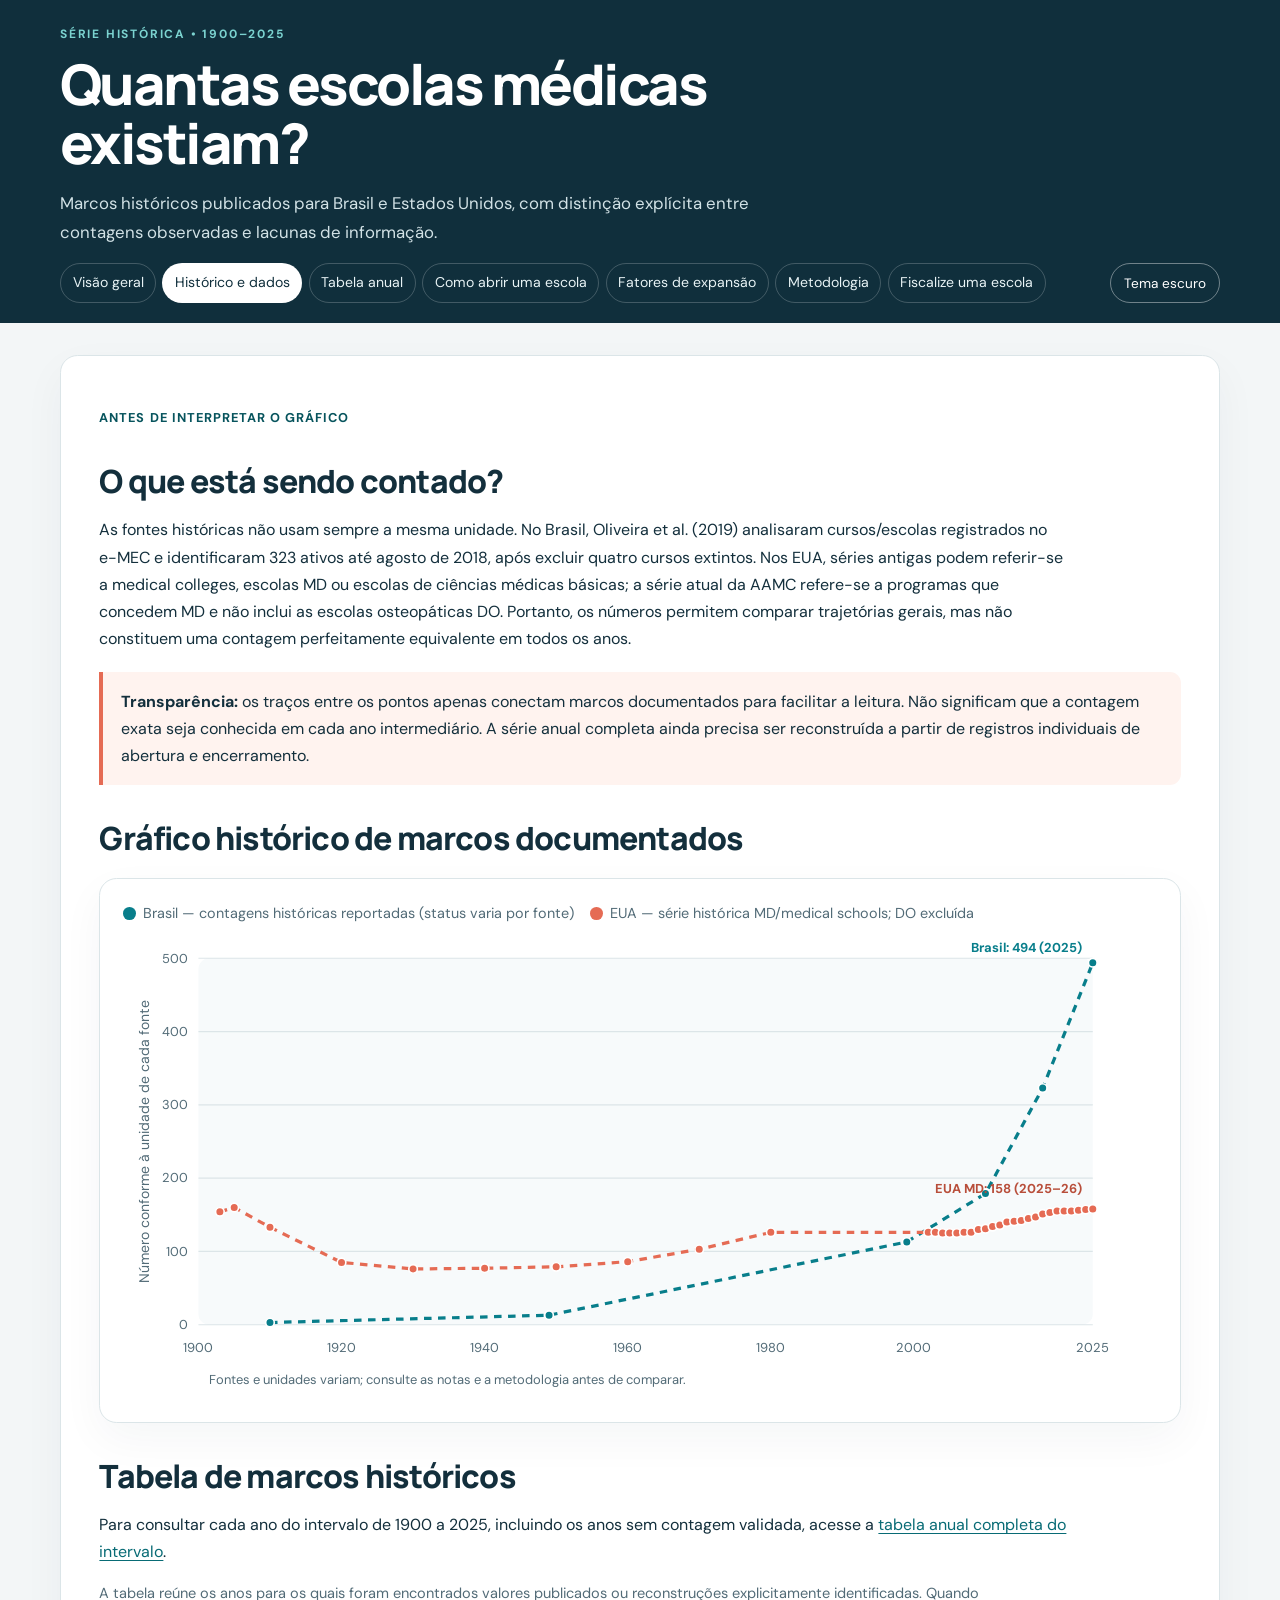
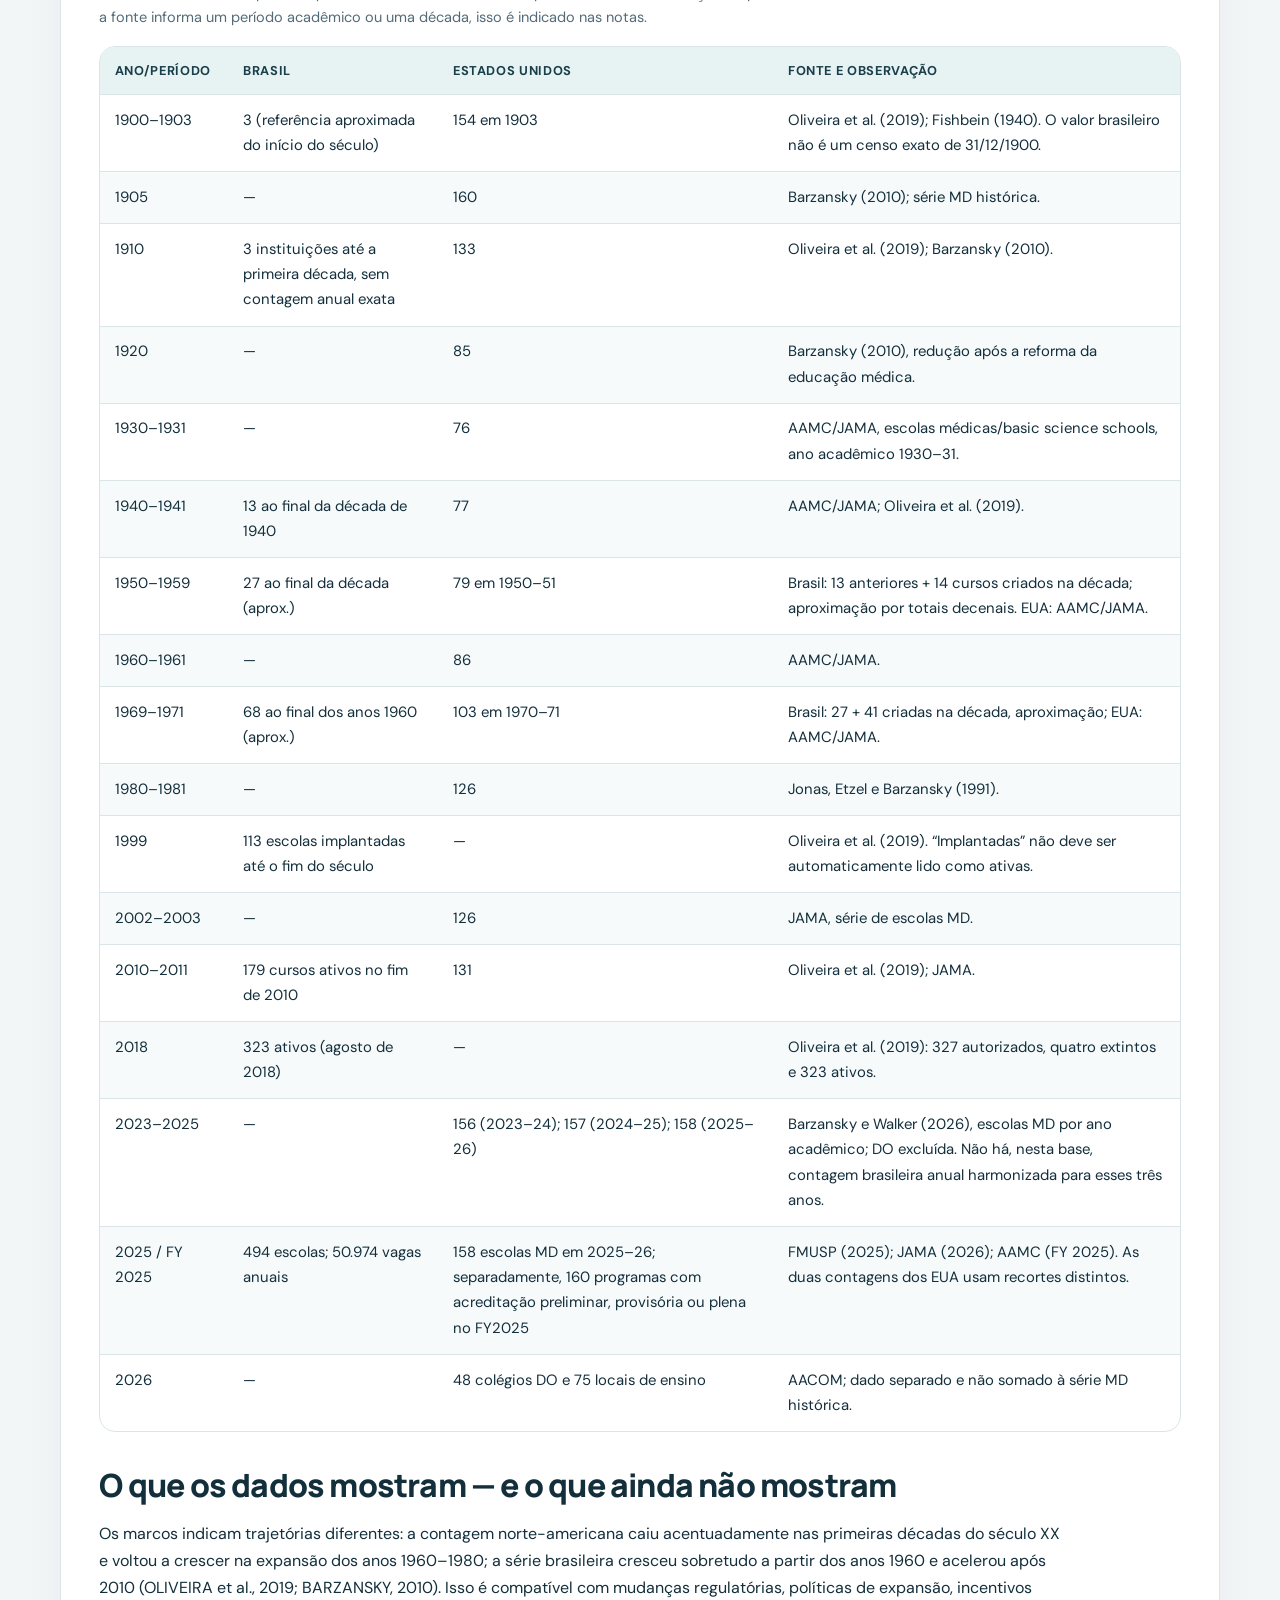
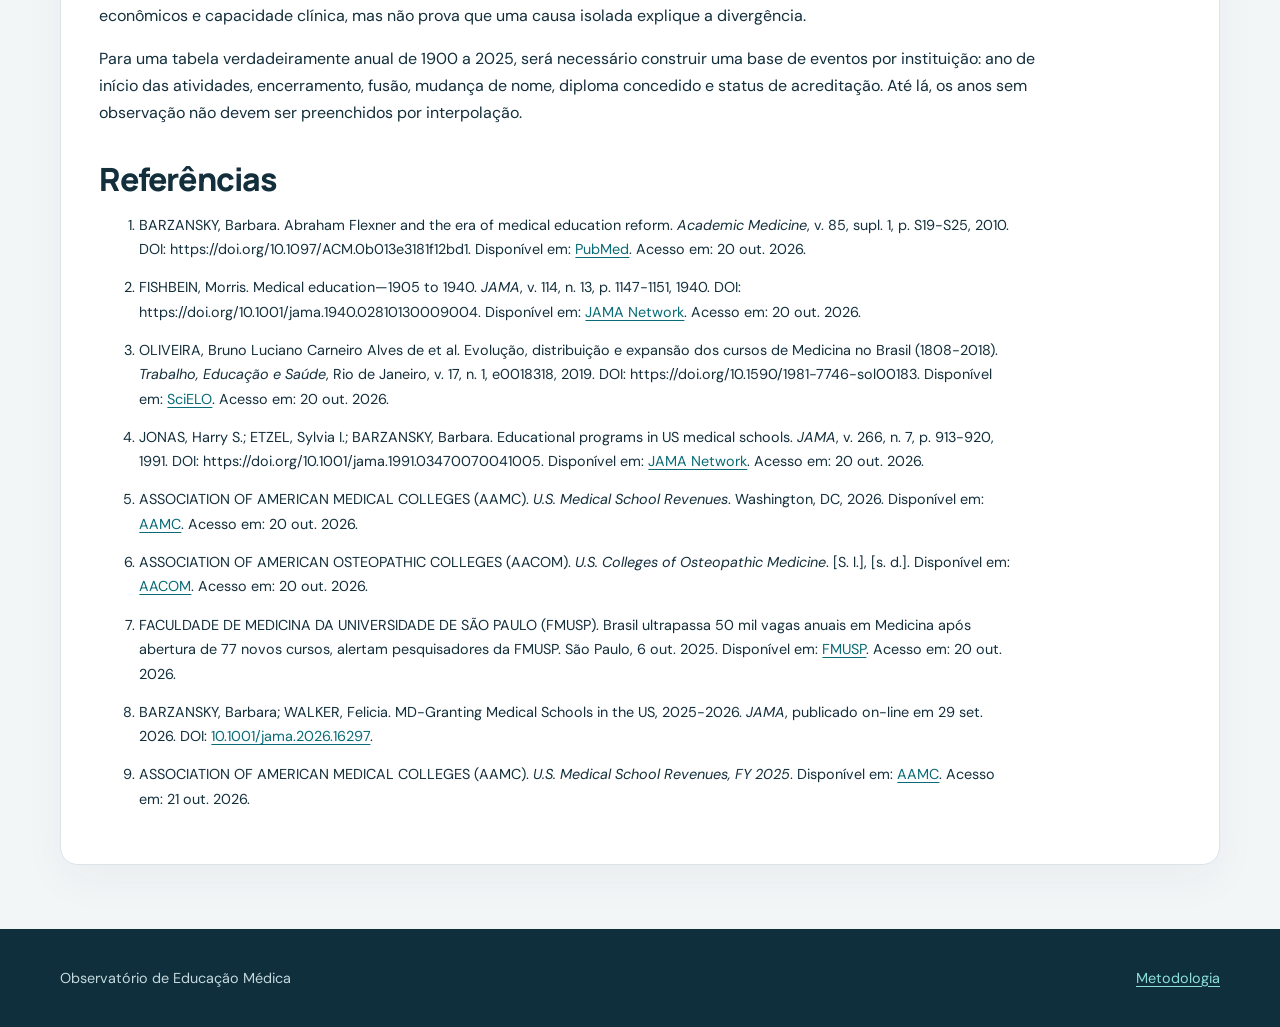
<file: evolucao.html>
<!doctype html><html lang="pt-BR"><head><meta charset="utf-8"><meta name="viewport" content="width=device-width,initial-scale=1"><title>Evolução histórica | Observatório</title><link rel="stylesheet" href="assets/site.css"><script defer src="assets/site.js"></script></head><body><a class="skip" href="#conteudo">Pular para o conteúdo</a><header class="site-header"><p class="eyebrow">Série histórica • 1900–2025</p><h1>Quantas escolas médicas existiam?</h1><p class="intro">Marcos históricos publicados para Brasil e Estados Unidos, com distinção explícita entre contagens observadas e lacunas de informação.</p><div class="nav-row"><nav class="main-nav" aria-label="Navegação principal"><a href="index.html">Visão geral</a><a href="evolucao.html" aria-current="page">Histórico e dados</a><a href="serie-anual.html">Tabela anual</a><a href="criterios.html">Como abrir uma escola</a><a href="fatores.html">Fatores de expansão</a><a href="metodologia.html">Metodologia</a><a href="denuncias.html">Fiscalize uma escola</a></nav><button class="theme-toggle" data-theme-toggle type="button" aria-pressed="false">Tema escuro</button></div></header><main id="conteudo"><article><p class="kicker">Antes de interpretar o gráfico</p><h2>O que está sendo contado?</h2><p>As fontes históricas não usam sempre a mesma unidade. No Brasil, Oliveira et al. (2019) analisaram cursos/escolas registrados no e-MEC e identificaram 323 ativos até agosto de 2018, após excluir quatro cursos extintos. Nos EUA, séries antigas podem referir-se a medical colleges, escolas MD ou escolas de ciências médicas básicas; a série atual da AAMC refere-se a programas que concedem MD e não inclui as escolas osteopáticas DO. Portanto, os números permitem comparar trajetórias gerais, mas não constituem uma contagem perfeitamente equivalente em todos os anos.</p><div class="note"><strong>Transparência:</strong> os traços entre os pontos apenas conectam marcos documentados para facilitar a leitura. Não significam que a contagem exata seja conhecida em cada ano intermediário. A série anual completa ainda precisa ser reconstruída a partir de registros individuais de abertura e encerramento.</div><h2>Gráfico histórico de marcos documentados</h2><div class="chart-card"><div class="chart-legend"><span class="legend-item"><i class="legend-dot" style="background:#087e8b"></i>Brasil — contagens históricas reportadas (status varia por fonte)</span><span class="legend-item"><i class="legend-dot" style="background:#e56b54"></i>EUA — série histórica MD/medical schools; DO excluída</span></div><div class="chart-scroll"><svg viewBox="0 0 960 440" role="img" aria-labelledby="chartTitle chartDesc"><title id="chartTitle">Marcos históricos do número de escolas médicas no Brasil e nos Estados Unidos</title><desc id="chartDesc">Pontos brasileiros históricos e dados anuais MD dos Estados Unidos, com unidades e fontes diferentes. Os segmentos tracejados são guias visuais e não representam observações em cada ano intermediário.</desc><rect x="70" y="30" width="830" height="340" rx="10" fill="#f7fafb"/><g stroke="#dce5e8" stroke-width="1"><line x1="70" y1="370" x2="900" y2="370"/><line x1="70" y1="302" x2="900" y2="302"/><line x1="70" y1="234" x2="900" y2="234"/><line x1="70" y1="166" x2="900" y2="166"/><line x1="70" y1="98" x2="900" y2="98"/><line x1="70" y1="30" x2="900" y2="30"/></g><g fill="#526b77" font-size="12" text-anchor="end"><text x="60" y="374">0</text><text x="60" y="306">100</text><text x="60" y="238">200</text><text x="60" y="170">300</text><text x="60" y="102">400</text><text x="60" y="34">500</text></g><g fill="#526b77" font-size="12" text-anchor="middle"><text x="70" y="395">1900</text><text x="202.8" y="395">1920</text><text x="335.6" y="395">1940</text><text x="468.4" y="395">1960</text><text x="601.2" y="395">1980</text><text x="734" y="395">2000</text><text x="900" y="395">2025</text></g><text x="24" y="200" transform="rotate(-90 24 200)" fill="#526b77" font-size="13" text-anchor="middle">Número conforme à unidade de cada fonte</text><polyline fill="none" stroke="#087e8b" stroke-width="3" stroke-dasharray="7 6" stroke-linejoin="round" points="136.4,368.0 395.4,361.2 727.4,293.2 800.4,248.3 853.5,150.4 900.0,34.1"/><g><circle cx="136.4" cy="368.0" r="4" fill="#087e8b" stroke="#fff" stroke-width="1.5"><title>Brasil: 3 (1910)</title></circle><circle cx="395.4" cy="361.2" r="4" fill="#087e8b" stroke="#fff" stroke-width="1.5"><title>Brasil: 13 (1949)</title></circle><circle cx="727.4" cy="293.2" r="4" fill="#087e8b" stroke="#fff" stroke-width="1.5"><title>Brasil: 113 (1999)</title></circle><circle cx="800.4" cy="248.3" r="4" fill="#087e8b" stroke="#fff" stroke-width="1.5"><title>Brasil: 179 (2010)</title></circle><circle cx="853.5" cy="150.4" r="4" fill="#087e8b" stroke="#fff" stroke-width="1.5"><title>Brasil: 323 (2018)</title></circle><circle cx="900.0" cy="34.1" r="4" fill="#087e8b" stroke="#fff" stroke-width="1.5"><title>Brasil: 494 (2025)</title></circle></g><polyline fill="none" stroke="#e56b54" stroke-width="3" stroke-dasharray="7 6" stroke-linejoin="round" points="89.9,265.3 103.2,261.2 136.4,279.6 202.8,312.2 269.2,318.3 335.6,317.6 402.0,316.3 468.4,311.5 534.8,300.0 601.2,284.3 747.3,284.3 753.9,284.3 760.6,285.0 767.2,285.0 773.8,285.0 780.5,284.3 787.1,284.3 793.8,281.6 800.4,280.9 807.0,278.9 813.7,277.5 820.3,274.8 827.0,274.1 833.6,273.4 840.2,271.4 846.9,270.0 853.5,267.3 860.2,266.0 866.8,264.6 873.4,264.6 880.1,264.6 886.7,263.9 893.4,263.2 900.0,262.6"/><g><circle cx="89.9" cy="265.3" r="4" fill="#e56b54" stroke="#fff" stroke-width="1.5"><title>EUA — escolas MD: 154 (1903)</title></circle><circle cx="103.2" cy="261.2" r="4" fill="#e56b54" stroke="#fff" stroke-width="1.5"><title>EUA — escolas MD: 160 (1905)</title></circle><circle cx="136.4" cy="279.6" r="4" fill="#e56b54" stroke="#fff" stroke-width="1.5"><title>EUA — escolas MD: 133 (1910)</title></circle><circle cx="202.8" cy="312.2" r="4" fill="#e56b54" stroke="#fff" stroke-width="1.5"><title>EUA — escolas MD: 85 (1920)</title></circle><circle cx="269.2" cy="318.3" r="4" fill="#e56b54" stroke="#fff" stroke-width="1.5"><title>EUA — escolas MD: 76 (1930)</title></circle><circle cx="335.6" cy="317.6" r="4" fill="#e56b54" stroke="#fff" stroke-width="1.5"><title>EUA — escolas MD: 77 (1940)</title></circle><circle cx="402.0" cy="316.3" r="4" fill="#e56b54" stroke="#fff" stroke-width="1.5"><title>EUA — escolas MD: 79 (1950)</title></circle><circle cx="468.4" cy="311.5" r="4" fill="#e56b54" stroke="#fff" stroke-width="1.5"><title>EUA — escolas MD: 86 (1960)</title></circle><circle cx="534.8" cy="300.0" r="4" fill="#e56b54" stroke="#fff" stroke-width="1.5"><title>EUA — escolas MD: 103 (1970)</title></circle><circle cx="601.2" cy="284.3" r="4" fill="#e56b54" stroke="#fff" stroke-width="1.5"><title>EUA — escolas MD: 126 (1980)</title></circle><circle cx="747.3" cy="284.3" r="4" fill="#e56b54" stroke="#fff" stroke-width="1.5"><title>EUA — escolas MD: 126 (2002)</title></circle><circle cx="753.9" cy="284.3" r="4" fill="#e56b54" stroke="#fff" stroke-width="1.5"><title>EUA — escolas MD: 126 (2003)</title></circle><circle cx="760.6" cy="285.0" r="4" fill="#e56b54" stroke="#fff" stroke-width="1.5"><title>EUA — escolas MD: 125 (2004)</title></circle><circle cx="767.2" cy="285.0" r="4" fill="#e56b54" stroke="#fff" stroke-width="1.5"><title>EUA — escolas MD: 125 (2005)</title></circle><circle cx="773.8" cy="285.0" r="4" fill="#e56b54" stroke="#fff" stroke-width="1.5"><title>EUA — escolas MD: 125 (2006)</title></circle><circle cx="780.5" cy="284.3" r="4" fill="#e56b54" stroke="#fff" stroke-width="1.5"><title>EUA — escolas MD: 126 (2007)</title></circle><circle cx="787.1" cy="284.3" r="4" fill="#e56b54" stroke="#fff" stroke-width="1.5"><title>EUA — escolas MD: 126 (2008)</title></circle><circle cx="793.8" cy="281.6" r="4" fill="#e56b54" stroke="#fff" stroke-width="1.5"><title>EUA — escolas MD: 130 (2009)</title></circle><circle cx="800.4" cy="280.9" r="4" fill="#e56b54" stroke="#fff" stroke-width="1.5"><title>EUA — escolas MD: 131 (2010)</title></circle><circle cx="807.0" cy="278.9" r="4" fill="#e56b54" stroke="#fff" stroke-width="1.5"><title>EUA — escolas MD: 134 (2011)</title></circle><circle cx="813.7" cy="277.5" r="4" fill="#e56b54" stroke="#fff" stroke-width="1.5"><title>EUA — escolas MD: 136 (2012)</title></circle><circle cx="820.3" cy="274.8" r="4" fill="#e56b54" stroke="#fff" stroke-width="1.5"><title>EUA — escolas MD: 140 (2013)</title></circle><circle cx="827.0" cy="274.1" r="4" fill="#e56b54" stroke="#fff" stroke-width="1.5"><title>EUA — escolas MD: 141 (2014)</title></circle><circle cx="833.6" cy="273.4" r="4" fill="#e56b54" stroke="#fff" stroke-width="1.5"><title>EUA — escolas MD: 142 (2015)</title></circle><circle cx="840.2" cy="271.4" r="4" fill="#e56b54" stroke="#fff" stroke-width="1.5"><title>EUA — escolas MD: 145 (2016)</title></circle><circle cx="846.9" cy="270.0" r="4" fill="#e56b54" stroke="#fff" stroke-width="1.5"><title>EUA — escolas MD: 147 (2017)</title></circle><circle cx="853.5" cy="267.3" r="4" fill="#e56b54" stroke="#fff" stroke-width="1.5"><title>EUA — escolas MD: 151 (2018)</title></circle><circle cx="860.2" cy="266.0" r="4" fill="#e56b54" stroke="#fff" stroke-width="1.5"><title>EUA — escolas MD: 153 (2019)</title></circle><circle cx="866.8" cy="264.6" r="4" fill="#e56b54" stroke="#fff" stroke-width="1.5"><title>EUA — escolas MD: 155 (2020)</title></circle><circle cx="873.4" cy="264.6" r="4" fill="#e56b54" stroke="#fff" stroke-width="1.5"><title>EUA — escolas MD: 155 (2021)</title></circle><circle cx="880.1" cy="264.6" r="4" fill="#e56b54" stroke="#fff" stroke-width="1.5"><title>EUA — escolas MD: 155 (2022)</title></circle><circle cx="886.7" cy="263.9" r="4" fill="#e56b54" stroke="#fff" stroke-width="1.5"><title>EUA — escolas MD: 156 (2023)</title></circle><circle cx="893.4" cy="263.2" r="4" fill="#e56b54" stroke="#fff" stroke-width="1.5"><title>EUA — escolas MD: 157 (2024)</title></circle><circle cx="900.0" cy="262.6" r="4" fill="#e56b54" stroke="#fff" stroke-width="1.5"><title>EUA — escolas MD: 158 (2025)</title></circle></g><text x="890" y="24" text-anchor="end" font-size="12" font-weight="700" fill="#087e8b">Brasil: 494 (2025)</text><text x="890" y="248" text-anchor="end" font-size="12" font-weight="700" fill="#b84e3a">EUA MD: 158 (2025–26)</text><text x="80" y="425" fill="#526b77" font-size="12">Fontes e unidades variam; consulte as notas e a metodologia antes de comparar.</text></svg></div></div><h2>Tabela de marcos históricos</h2><p>Para consultar cada ano do intervalo de 1900 a 2025, incluindo os anos sem contagem validada, acesse a <a href="serie-anual.html">tabela anual completa do intervalo</a>.</p><p class="source-note">A tabela reúne os anos para os quais foram encontrados valores publicados ou reconstruções explicitamente identificadas. Quando a fonte informa um período acadêmico ou uma década, isso é indicado nas notas.</p><div class="table-wrap"><table><thead><tr><th>Ano/período</th><th>Brasil</th><th>Estados Unidos</th><th>Fonte e observação</th></tr></thead><tbody><tr><td>1900–1903</td><td>3 (referência aproximada do início do século)</td><td>154 em 1903</td><td>Oliveira et al. (2019); Fishbein (1940). O valor brasileiro não é um censo exato de 31/12/1900.</td></tr><tr><td>1905</td><td>—</td><td>160</td><td>Barzansky (2010); série MD histórica.</td></tr><tr><td>1910</td><td>3 instituições até a primeira década, sem contagem anual exata</td><td>133</td><td>Oliveira et al. (2019); Barzansky (2010).</td></tr><tr><td>1920</td><td>—</td><td>85</td><td>Barzansky (2010), redução após a reforma da educação médica.</td></tr><tr><td>1930–1931</td><td>—</td><td>76</td><td>AAMC/JAMA, escolas médicas/basic science schools, ano acadêmico 1930–31.</td></tr><tr><td>1940–1941</td><td>13 ao final da década de 1940</td><td>77</td><td>AAMC/JAMA; Oliveira et al. (2019).</td></tr><tr><td>1950–1959</td><td>27 ao final da década (aprox.)</td><td>79 em 1950–51</td><td>Brasil: 13 anteriores + 14 cursos criados na década; aproximação por totais decenais. EUA: AAMC/JAMA.</td></tr><tr><td>1960–1961</td><td>—</td><td>86</td><td>AAMC/JAMA.</td></tr><tr><td>1969–1971</td><td>68 ao final dos anos 1960 (aprox.)</td><td>103 em 1970–71</td><td>Brasil: 27 + 41 criadas na década, aproximação; EUA: AAMC/JAMA.</td></tr><tr><td>1980–1981</td><td>—</td><td>126</td><td>Jonas, Etzel e Barzansky (1991).</td></tr><tr><td>1999</td><td>113 escolas implantadas até o fim do século</td><td>—</td><td>Oliveira et al. (2019). “Implantadas” não deve ser automaticamente lido como ativas.</td></tr><tr><td>2002–2003</td><td>—</td><td>126</td><td>JAMA, série de escolas MD.</td></tr><tr><td>2010–2011</td><td>179 cursos ativos no fim de 2010</td><td>131</td><td>Oliveira et al. (2019); JAMA.</td></tr><tr><td>2018</td><td>323 ativos (agosto de 2018)</td><td>—</td><td>Oliveira et al. (2019): 327 autorizados, quatro extintos e 323 ativos.</td></tr><tr><td>2023–2025</td><td>—</td><td>156 (2023–24); 157 (2024–25); 158 (2025–26)</td><td>Barzansky e Walker (2026), escolas MD por ano acadêmico; DO excluída. Não há, nesta base, contagem brasileira anual harmonizada para esses três anos.</td></tr><tr><td>2025 / FY 2025</td><td>494 escolas; 50.974 vagas anuais</td><td>158 escolas MD em 2025–26; separadamente, 160 programas com acreditação preliminar, provisória ou plena no FY2025</td><td>FMUSP (2025); JAMA (2026); AAMC (FY 2025). As duas contagens dos EUA usam recortes distintos.</td></tr><tr><td>2026</td><td>—</td><td>48 colégios DO e 75 locais de ensino</td><td>AACOM; dado separado e não somado à série MD histórica.</td></tr></tbody></table></div><h2>O que os dados mostram — e o que ainda não mostram</h2><p>Os marcos indicam trajetórias diferentes: a contagem norte-americana caiu acentuadamente nas primeiras décadas do século XX e voltou a crescer na expansão dos anos 1960–1980; a série brasileira cresceu sobretudo a partir dos anos 1960 e acelerou após 2010 (OLIVEIRA et al., 2019; BARZANSKY, 2010). Isso é compatível com mudanças regulatórias, políticas de expansão, incentivos econômicos e capacidade clínica, mas não prova que uma causa isolada explique a divergência.</p><p>Para uma tabela verdadeiramente anual de 1900 a 2025, será necessário construir uma base de eventos por instituição: ano de início das atividades, encerramento, fusão, mudança de nome, diploma concedido e status de acreditação. Até lá, os anos sem observação não devem ser preenchidos por interpolação.</p><h2>Referências</h2><ol class="refs"><li>BARZANSKY, Barbara. Abraham Flexner and the era of medical education reform. <em>Academic Medicine</em>, v. 85, supl. 1, p. S19-S25, 2010. DOI: https://doi.org/10.1097/ACM.0b013e3181f12bd1. Disponível em: <a href="https://pubmed.ncbi.nlm.nih.gov/20736546/">PubMed</a>. Acesso em: 20 out. 2026.</li><li>FISHBEIN, Morris. Medical education—1905 to 1940. <em>JAMA</em>, v. 114, n. 13, p. 1147-1151, 1940. DOI: https://doi.org/10.1001/jama.1940.02810130009004. Disponível em: <a href="https://jamanetwork.com/journals/jama/article-abstract/1159981">JAMA Network</a>. Acesso em: 20 out. 2026.</li><li>OLIVEIRA, Bruno Luciano Carneiro Alves de et al. Evolução, distribuição e expansão dos cursos de Medicina no Brasil (1808-2018). <em>Trabalho, Educação e Saúde</em>, Rio de Janeiro, v. 17, n. 1, e0018318, 2019. DOI: https://doi.org/10.1590/1981-7746-sol00183. Disponível em: <a href="https://www.scielo.br/j/tes/a/SGBd4Hbk5ghWD3yg6vqt3Jk/">SciELO</a>. Acesso em: 20 out. 2026.</li><li>JONAS, Harry S.; ETZEL, Sylvia I.; BARZANSKY, Barbara. Educational programs in US medical schools. <em>JAMA</em>, v. 266, n. 7, p. 913-920, 1991. DOI: https://doi.org/10.1001/jama.1991.03470070041005. Disponível em: <a href="https://jamanetwork.com/journals/jama/article-abstract/391205">JAMA Network</a>. Acesso em: 20 out. 2026.</li><li>ASSOCIATION OF AMERICAN MEDICAL COLLEGES (AAMC). <em>U.S. Medical School Revenues</em>. Washington, DC, 2026. Disponível em: <a href="https://www.aamc.org/data-reports/faculty-institutions/report/us-medical-school-revenues">AAMC</a>. Acesso em: 20 out. 2026.</li><li>ASSOCIATION OF AMERICAN OSTEOPATHIC COLLEGES (AACOM). <em>U.S. Colleges of Osteopathic Medicine</em>. [S. l.], [s. d.]. Disponível em: <a href="https://www.aacom.org/become-a-doctor/prepare-for-medical-school/us-colleges-of-osteopathic-medicine">AACOM</a>. Acesso em: 20 out. 2026.</li><li>FACULDADE DE MEDICINA DA UNIVERSIDADE DE SÃO PAULO (FMUSP). Brasil ultrapassa 50 mil vagas anuais em Medicina após abertura de 77 novos cursos, alertam pesquisadores da FMUSP. São Paulo, 6 out. 2025. Disponível em: <a href="https://www.fm.usp.br/fmusp/imprensa/06-102025--brasil-ultrapassa-50-mil-vagas-anuais-em-medicina-apos-abertura-de-77-novos-cursos-alertam-pesquisadores-da-fmusp">FMUSP</a>. Acesso em: 20 out. 2026.</li><li>BARZANSKY, Barbara; WALKER, Felicia. MD-Granting Medical Schools in the US, 2025-2026. <em>JAMA</em>, publicado on-line em 29 set. 2026. DOI: <a href="https://doi.org/10.1001/jama.2026.16297">10.1001/jama.2026.16297</a>.</li><li>ASSOCIATION OF AMERICAN MEDICAL COLLEGES (AAMC). <em>U.S. Medical School Revenues, FY 2025</em>. Disponível em: <a href="https://www.aamc.org/data-reports/data/i-revenue-us-medical-schools-source-fiscal-year-2025">AAMC</a>. Acesso em: 21 out. 2026.</li></ol></article></main><footer class="site-footer"><div class="footer-inner"><p>Observatório de Educação Médica</p><p><a href="metodologia.html">Metodologia</a></p></div></footer></body></html>
</file>
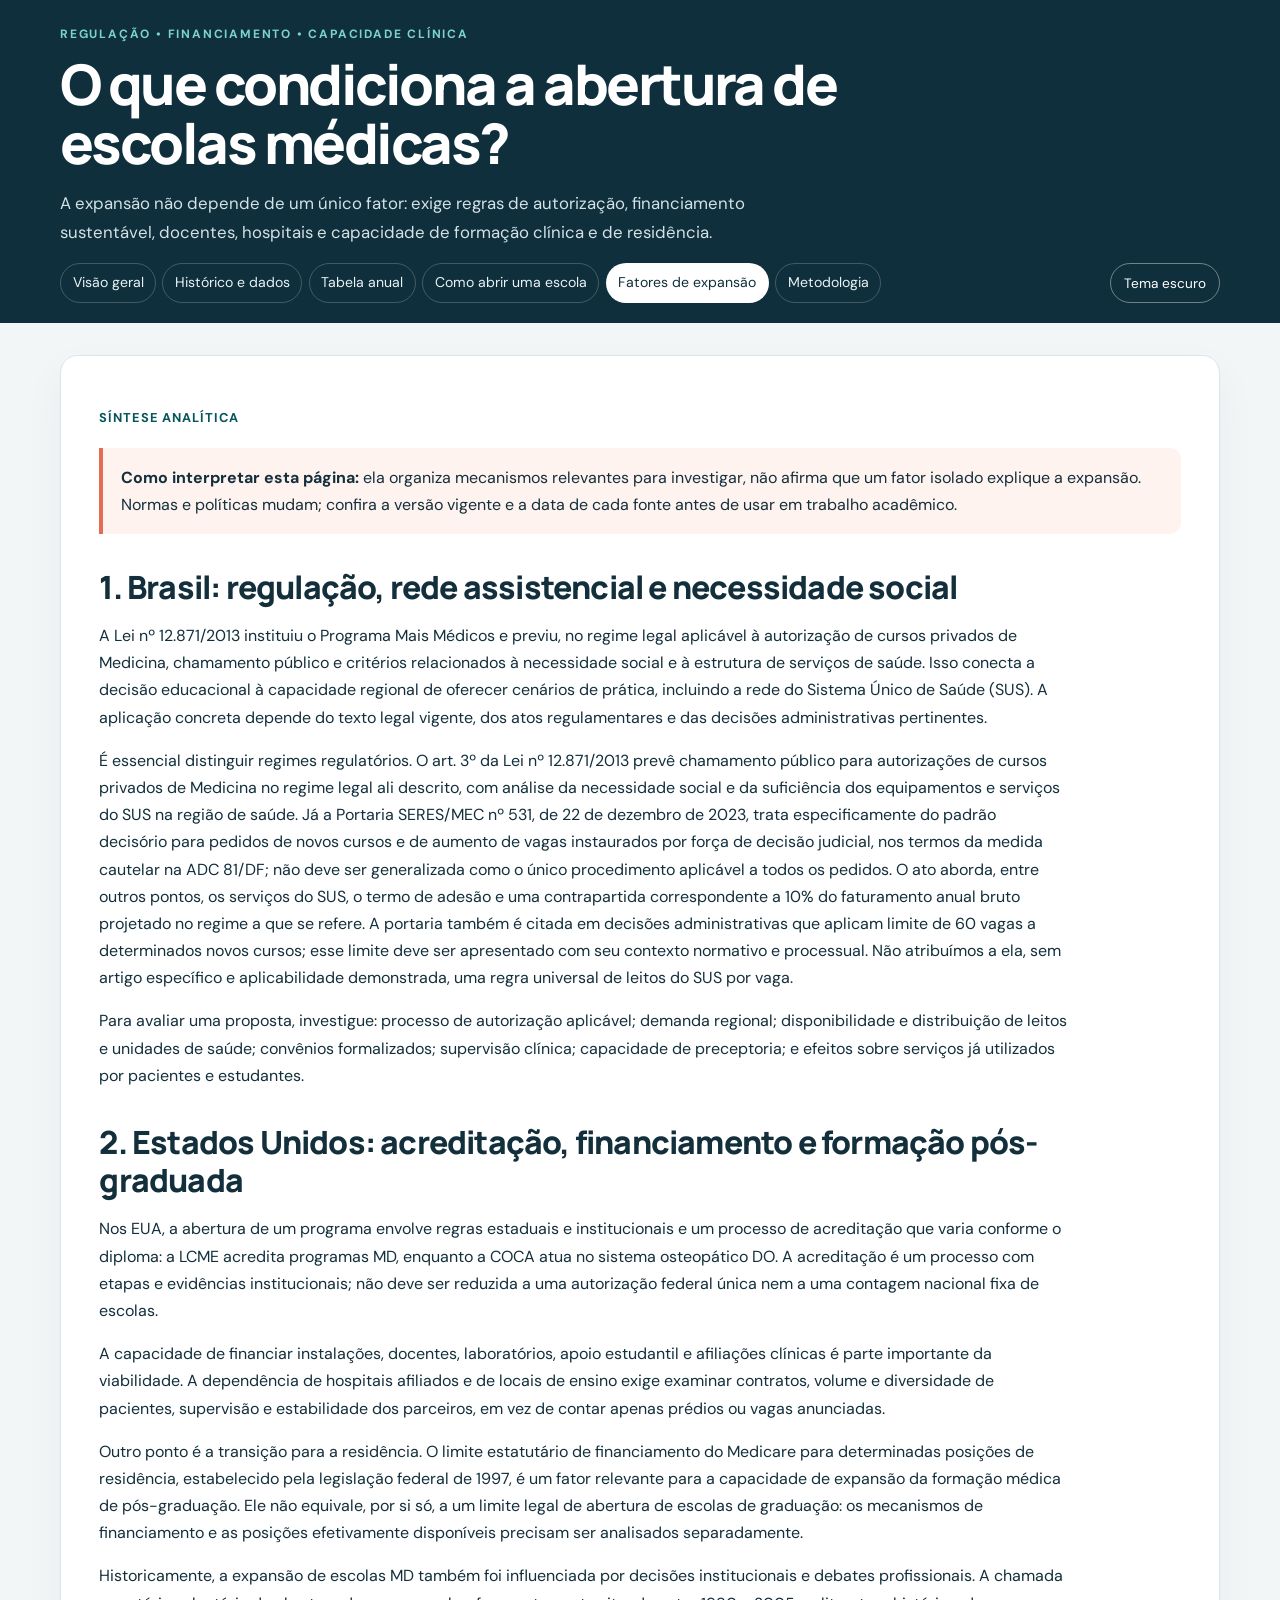
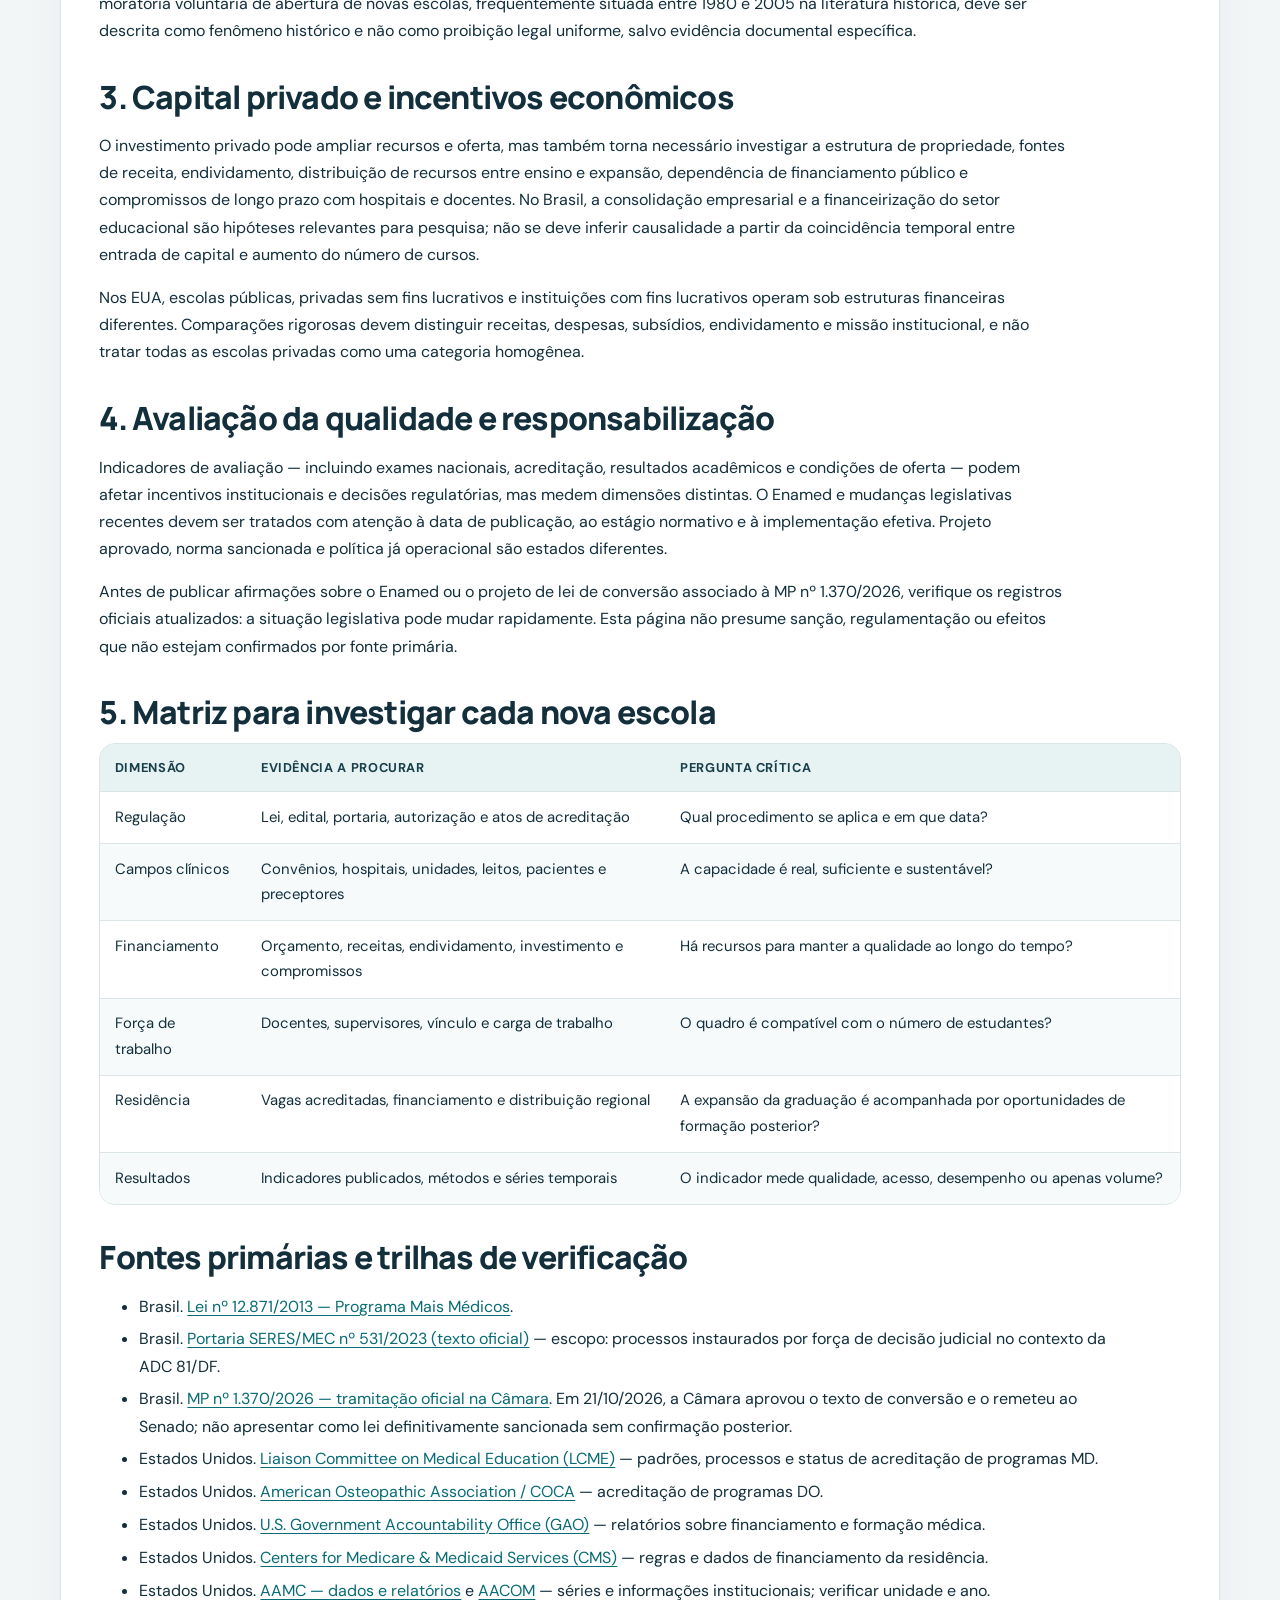
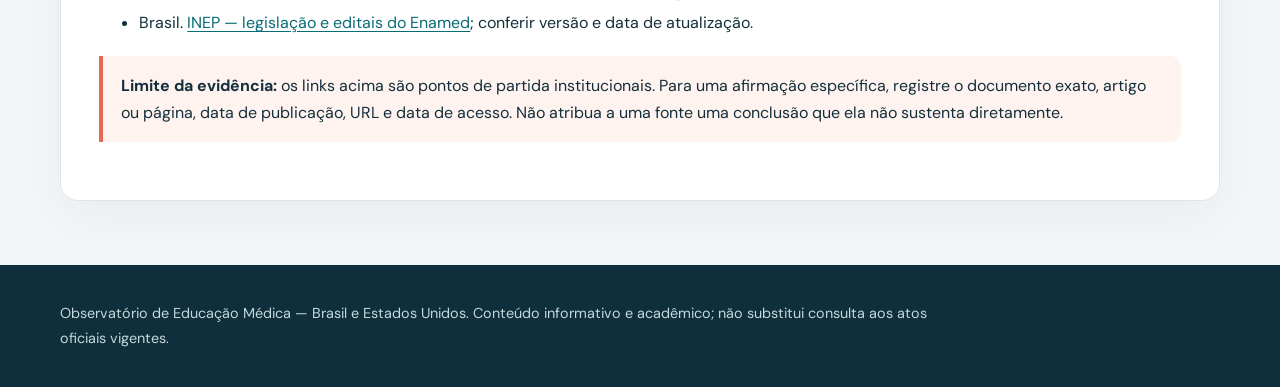
<file: fatores.html>
<!doctype html>
<html lang="pt-BR">
<head>
<meta charset="utf-8">
<meta name="viewport" content="width=device-width,initial-scale=1">
<meta name="description" content="Fatores regulatórios, financeiros e clínicos que condicionam a abertura e a expansão de escolas médicas no Brasil e nos Estados Unidos.">
<meta property="og:type" content="website">
<meta property="og:title" content="Fatores que influenciam a abertura de escolas médicas">
<meta property="og:description" content="Comparação crítica de regulação, financiamento, residências e campos de prática no Brasil e nos EUA.">
<title>Fatores que influenciam a abertura de escolas médicas | Observatório</title>
<link rel="stylesheet" href="assets/site.css">
<script defer src="assets/site.js"></script>
</head>
<body>
<a class="skip" href="#conteudo">Pular para o conteúdo</a>
<header class="site-header">
<p class="eyebrow">Regulação • financiamento • capacidade clínica</p>
<h1>O que condiciona a abertura de escolas médicas?</h1>
<p class="intro">A expansão não depende de um único fator: exige regras de autorização, financiamento sustentável, docentes, hospitais e capacidade de formação clínica e de residência.</p>
<div class="nav-row"><nav class="main-nav" aria-label="Navegação principal">
<a href="index.html">Visão geral</a><a href="evolucao.html">Histórico e dados</a><a href="serie-anual.html">Tabela anual</a><a href="criterios.html">Como abrir uma escola</a><a href="fatores.html" aria-current="page">Fatores de expansão</a><a href="metodologia.html">Metodologia</a>
</nav><button class="theme-toggle" data-theme-toggle type="button" aria-pressed="false">Tema escuro</button></div>
</header>
<main id="conteudo"><article>
<p class="kicker">Síntese analítica</p>
<div class="note"><strong>Como interpretar esta página:</strong> ela organiza mecanismos relevantes para investigar, não afirma que um fator isolado explique a expansão. Normas e políticas mudam; confira a versão vigente e a data de cada fonte antes de usar em trabalho acadêmico.</div>
<h2>1. Brasil: regulação, rede assistencial e necessidade social</h2>
<p>A Lei nº 12.871/2013 instituiu o Programa Mais Médicos e previu, no regime legal aplicável à autorização de cursos privados de Medicina, chamamento público e critérios relacionados à necessidade social e à estrutura de serviços de saúde. Isso conecta a decisão educacional à capacidade regional de oferecer cenários de prática, incluindo a rede do Sistema Único de Saúde (SUS). A aplicação concreta depende do texto legal vigente, dos atos regulamentares e das decisões administrativas pertinentes.</p>
<p>É essencial distinguir regimes regulatórios. O art. 3º da Lei nº 12.871/2013 prevê chamamento público para autorizações de cursos privados de Medicina no regime legal ali descrito, com análise da necessidade social e da suficiência dos equipamentos e serviços do SUS na região de saúde. Já a Portaria SERES/MEC nº 531, de 22 de dezembro de 2023, trata especificamente do padrão decisório para pedidos de novos cursos e de aumento de vagas instaurados por força de decisão judicial, nos termos da medida cautelar na ADC 81/DF; não deve ser generalizada como o único procedimento aplicável a todos os pedidos. O ato aborda, entre outros pontos, os serviços do SUS, o termo de adesão e uma contrapartida correspondente a 10% do faturamento anual bruto projetado no regime a que se refere. A portaria também é citada em decisões administrativas que aplicam limite de 60 vagas a determinados novos cursos; esse limite deve ser apresentado com seu contexto normativo e processual. Não atribuímos a ela, sem artigo específico e aplicabilidade demonstrada, uma regra universal de leitos do SUS por vaga.</p>
<p>Para avaliar uma proposta, investigue: processo de autorização aplicável; demanda regional; disponibilidade e distribuição de leitos e unidades de saúde; convênios formalizados; supervisão clínica; capacidade de preceptoria; e efeitos sobre serviços já utilizados por pacientes e estudantes.</p>
<h2>2. Estados Unidos: acreditação, financiamento e formação pós-graduada</h2>
<p>Nos EUA, a abertura de um programa envolve regras estaduais e institucionais e um processo de acreditação que varia conforme o diploma: a LCME acredita programas MD, enquanto a COCA atua no sistema osteopático DO. A acreditação é um processo com etapas e evidências institucionais; não deve ser reduzida a uma autorização federal única nem a uma contagem nacional fixa de escolas.</p>
<p>A capacidade de financiar instalações, docentes, laboratórios, apoio estudantil e afiliações clínicas é parte importante da viabilidade. A dependência de hospitais afiliados e de locais de ensino exige examinar contratos, volume e diversidade de pacientes, supervisão e estabilidade dos parceiros, em vez de contar apenas prédios ou vagas anunciadas.</p>
<p>Outro ponto é a transição para a residência. O limite estatutário de financiamento do Medicare para determinadas posições de residência, estabelecido pela legislação federal de 1997, é um fator relevante para a capacidade de expansão da formação médica de pós-graduação. Ele não equivale, por si só, a um limite legal de abertura de escolas de graduação: os mecanismos de financiamento e as posições efetivamente disponíveis precisam ser analisados separadamente.</p>
<p>Historicamente, a expansão de escolas MD também foi influenciada por decisões institucionais e debates profissionais. A chamada moratória voluntária de abertura de novas escolas, frequentemente situada entre 1980 e 2005 na literatura histórica, deve ser descrita como fenômeno histórico e não como proibição legal uniforme, salvo evidência documental específica.</p>
<h2>3. Capital privado e incentivos econômicos</h2>
<p>O investimento privado pode ampliar recursos e oferta, mas também torna necessário investigar a estrutura de propriedade, fontes de receita, endividamento, distribuição de recursos entre ensino e expansão, dependência de financiamento público e compromissos de longo prazo com hospitais e docentes. No Brasil, a consolidação empresarial e a financeirização do setor educacional são hipóteses relevantes para pesquisa; não se deve inferir causalidade a partir da coincidência temporal entre entrada de capital e aumento do número de cursos.</p>
<p>Nos EUA, escolas públicas, privadas sem fins lucrativos e instituições com fins lucrativos operam sob estruturas financeiras diferentes. Comparações rigorosas devem distinguir receitas, despesas, subsídios, endividamento e missão institucional, e não tratar todas as escolas privadas como uma categoria homogênea.</p>
<h2>4. Avaliação da qualidade e responsabilização</h2>
<p>Indicadores de avaliação — incluindo exames nacionais, acreditação, resultados acadêmicos e condições de oferta — podem afetar incentivos institucionais e decisões regulatórias, mas medem dimensões distintas. O Enamed e mudanças legislativas recentes devem ser tratados com atenção à data de publicação, ao estágio normativo e à implementação efetiva. Projeto aprovado, norma sancionada e política já operacional são estados diferentes.</p>
<p>Antes de publicar afirmações sobre o Enamed ou o projeto de lei de conversão associado à MP nº 1.370/2026, verifique os registros oficiais atualizados: a situação legislativa pode mudar rapidamente. Esta página não presume sanção, regulamentação ou efeitos que não estejam confirmados por fonte primária.</p>
<h2>5. Matriz para investigar cada nova escola</h2>
<div class="table-wrap"><table><thead><tr><th>Dimensão</th><th>Evidência a procurar</th><th>Pergunta crítica</th></tr></thead><tbody>
<tr><td>Regulação</td><td>Lei, edital, portaria, autorização e atos de acreditação</td><td>Qual procedimento se aplica e em que data?</td></tr>
<tr><td>Campos clínicos</td><td>Convênios, hospitais, unidades, leitos, pacientes e preceptores</td><td>A capacidade é real, suficiente e sustentável?</td></tr>
<tr><td>Financiamento</td><td>Orçamento, receitas, endividamento, investimento e compromissos</td><td>Há recursos para manter a qualidade ao longo do tempo?</td></tr>
<tr><td>Força de trabalho</td><td>Docentes, supervisores, vínculo e carga de trabalho</td><td>O quadro é compatível com o número de estudantes?</td></tr>
<tr><td>Residência</td><td>Vagas acreditadas, financiamento e distribuição regional</td><td>A expansão da graduação é acompanhada por oportunidades de formação posterior?</td></tr>
<tr><td>Resultados</td><td>Indicadores publicados, métodos e séries temporais</td><td>O indicador mede qualidade, acesso, desempenho ou apenas volume?</td></tr>
</tbody></table></div>
<h2>Fontes primárias e trilhas de verificação</h2>
<ul>
<li>Brasil. <a href="https://www.planalto.gov.br/ccivil_03/_ato2011-2014/2013/lei/l12871.htm">Lei nº 12.871/2013 — Programa Mais Médicos</a>.</li>
<li>Brasil. <a href="https://www.gov.br/mec/pt-br/assuntos/es/cursos-de-medicina/regulacao-e-supervisao/documentos/PORTARIASERES_MECN531DE22DEDEZEMBRODE2023.pdf">Portaria SERES/MEC nº 531/2023 (texto oficial)</a> — escopo: processos instaurados por força de decisão judicial no contexto da ADC 81/DF.</li><li>Brasil. <a href="https://www.camara.leg.br/proposicoesWeb/fichadetramitacao?idProposicao=2634542">MP nº 1.370/2026 — tramitação oficial na Câmara</a>. Em 21/10/2026, a Câmara aprovou o texto de conversão e o remeteu ao Senado; não apresentar como lei definitivamente sancionada sem confirmação posterior.</li>
<li>Estados Unidos. <a href="https://www.lcme.org/">Liaison Committee on Medical Education (LCME)</a> — padrões, processos e status de acreditação de programas MD.</li>
<li>Estados Unidos. <a href="https://osteopathic.org/accreditation/">American Osteopathic Association / COCA</a> — acreditação de programas DO.</li>
<li>Estados Unidos. <a href="https://www.gao.gov/">U.S. Government Accountability Office (GAO)</a> — relatórios sobre financiamento e formação médica.</li>
<li>Estados Unidos. <a href="https://www.cms.gov/">Centers for Medicare & Medicaid Services (CMS)</a> — regras e dados de financiamento da residência.</li>
<li>Estados Unidos. <a href="https://www.aamc.org/data-reports">AAMC — dados e relatórios</a> e <a href="https://www.aacom.org/">AACOM</a> — séries e informações institucionais; verificar unidade e ano.</li>
<li>Brasil. <a href="https://www.gov.br/inep/pt-br/centrais-de-conteudo/legislacao/enamed">INEP — legislação e editais do Enamed</a>; conferir versão e data de atualização.</li>
</ul>
<div class="note"><strong>Limite da evidência:</strong> os links acima são pontos de partida institucionais. Para uma afirmação específica, registre o documento exato, artigo ou página, data de publicação, URL e data de acesso. Não atribua a uma fonte uma conclusão que ela não sustenta diretamente.</div>
</article></main>
<footer class="site-footer"><p>Observatório de Educação Médica — Brasil e Estados Unidos. Conteúdo informativo e acadêmico; não substitui consulta aos atos oficiais vigentes.</p></footer>
</body></html>
</file>
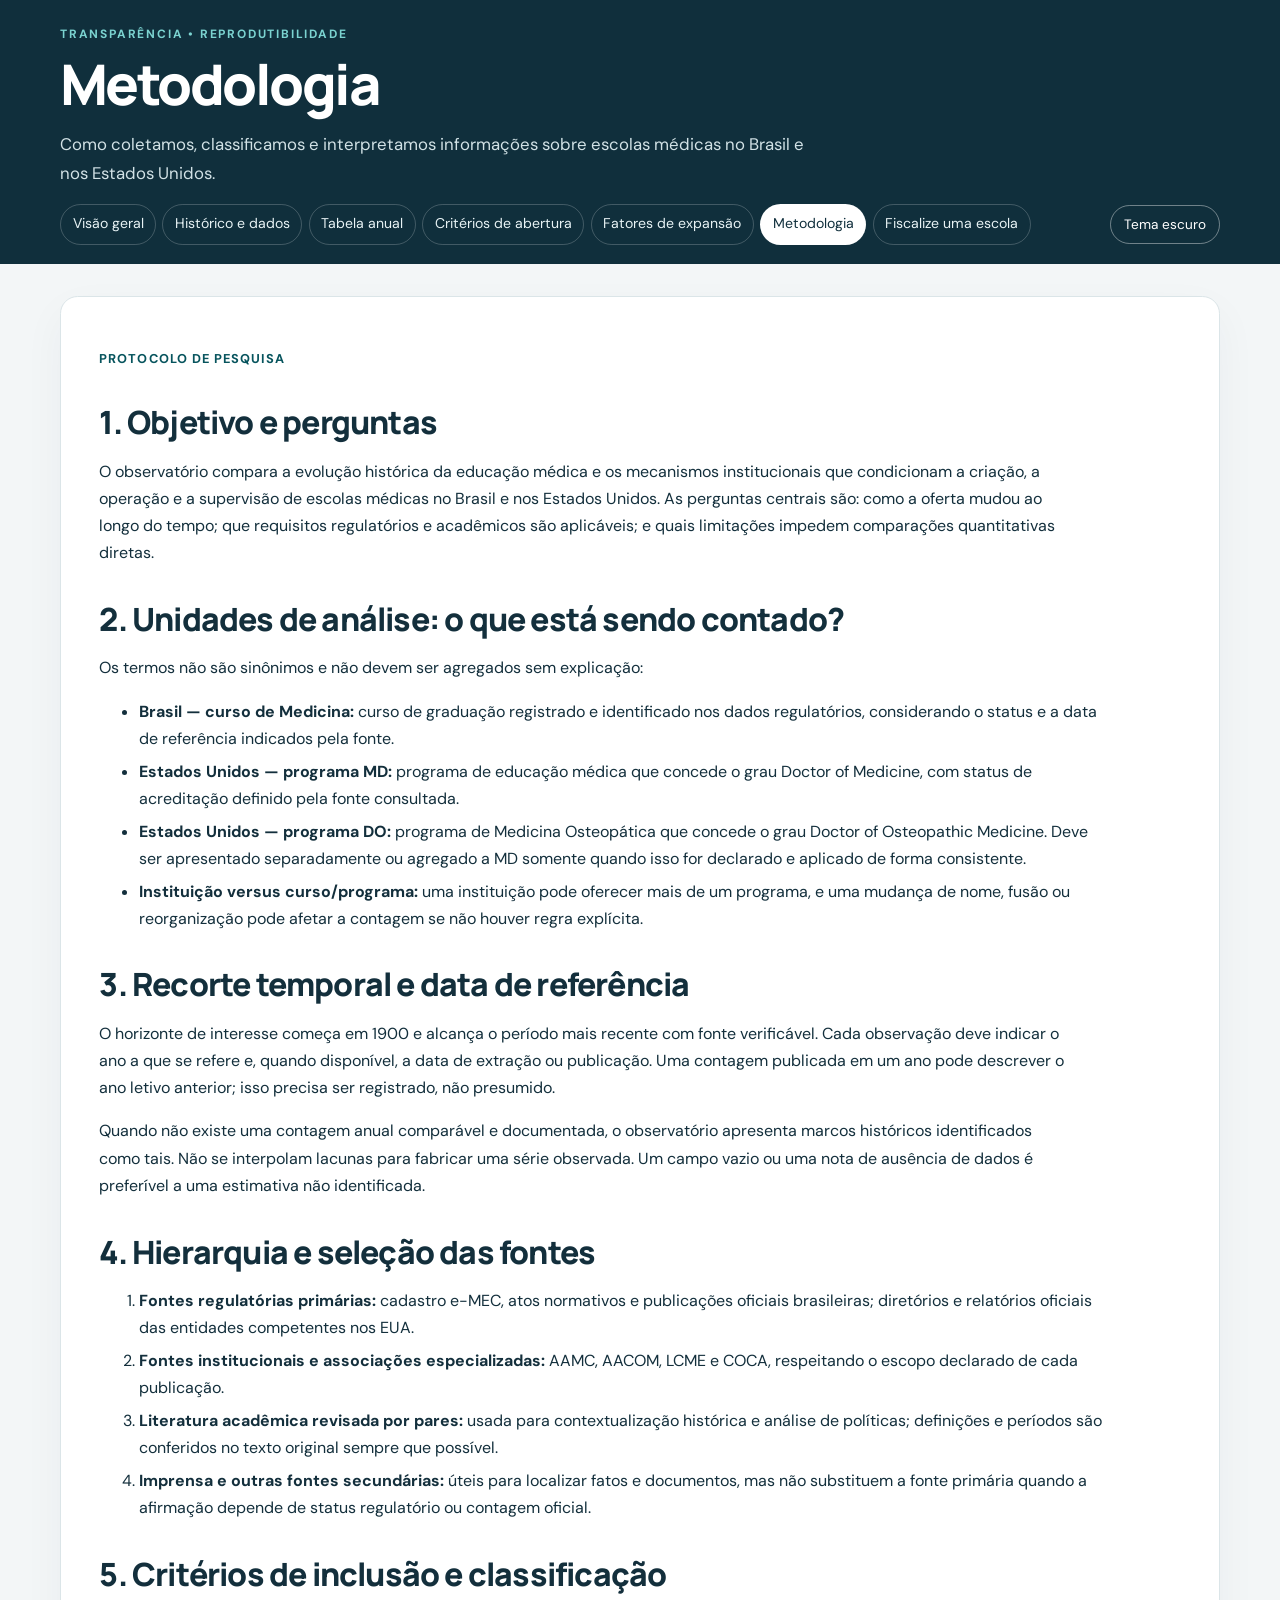
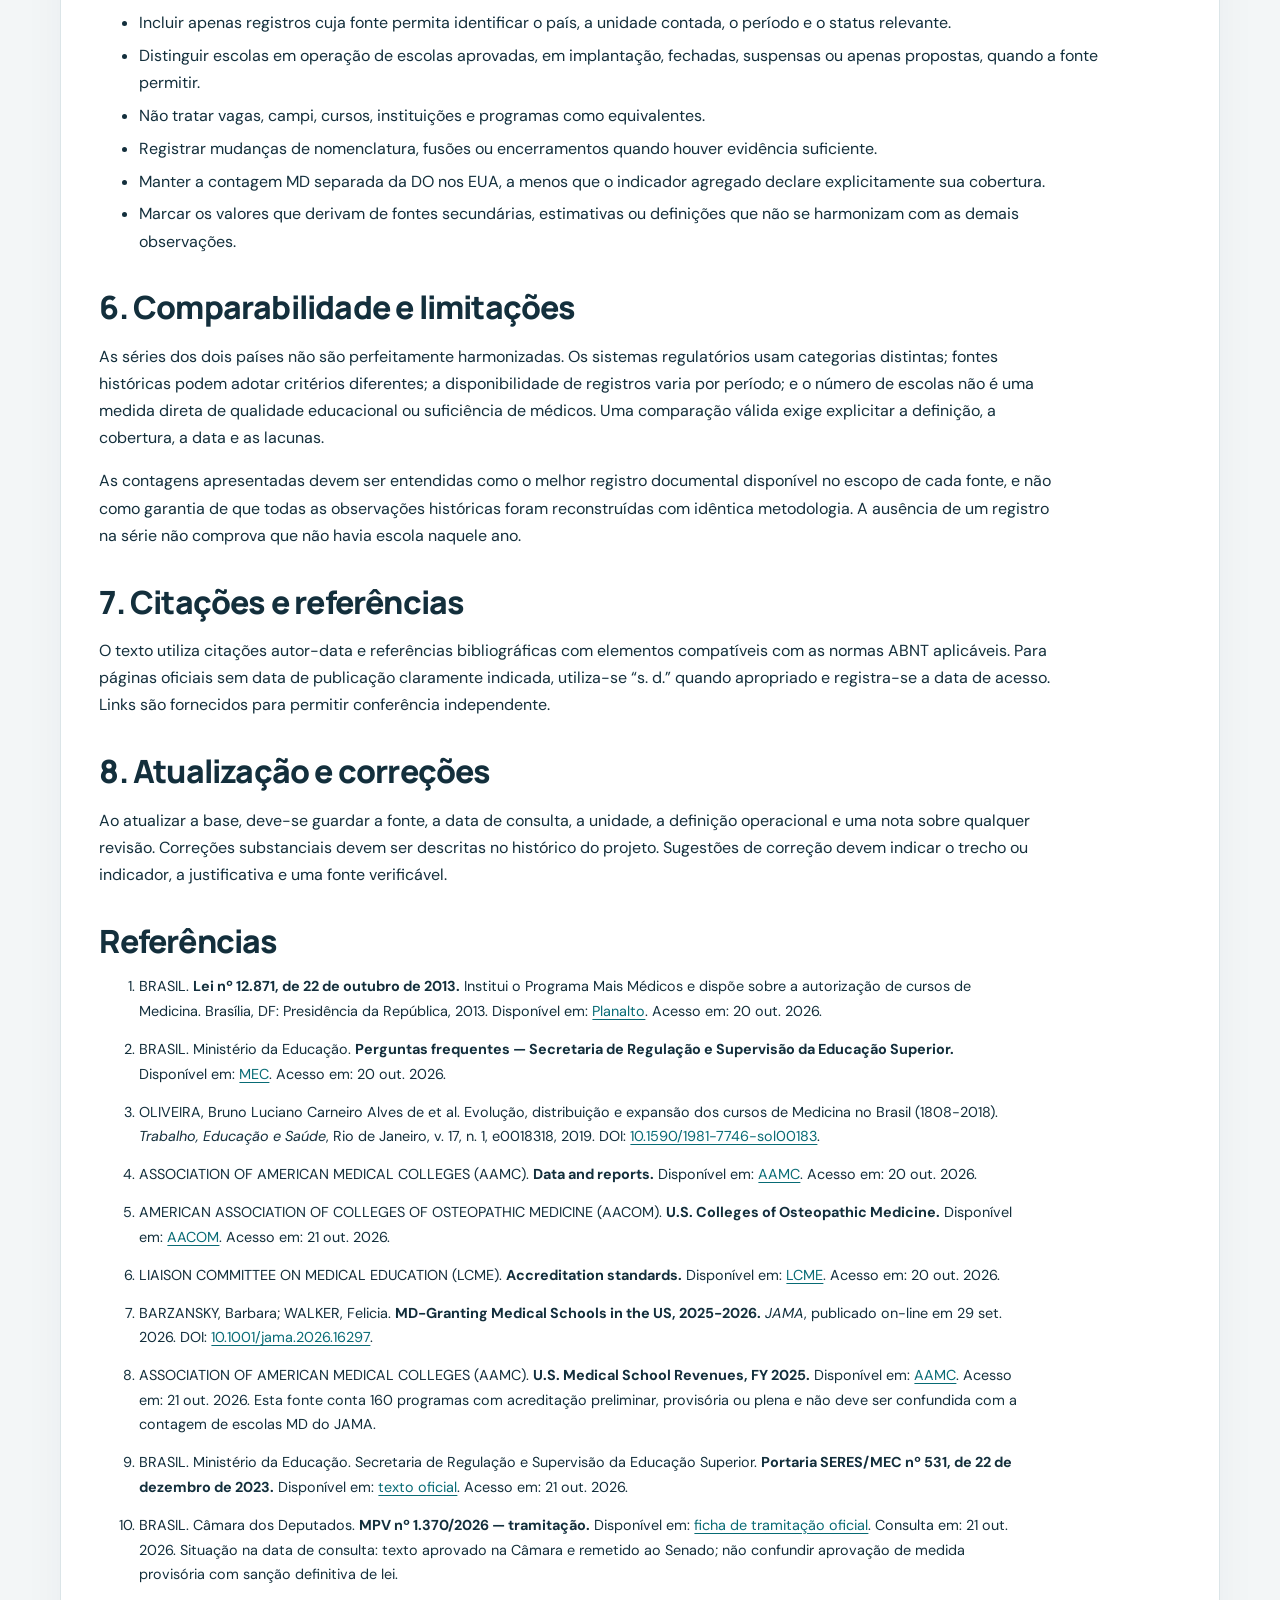
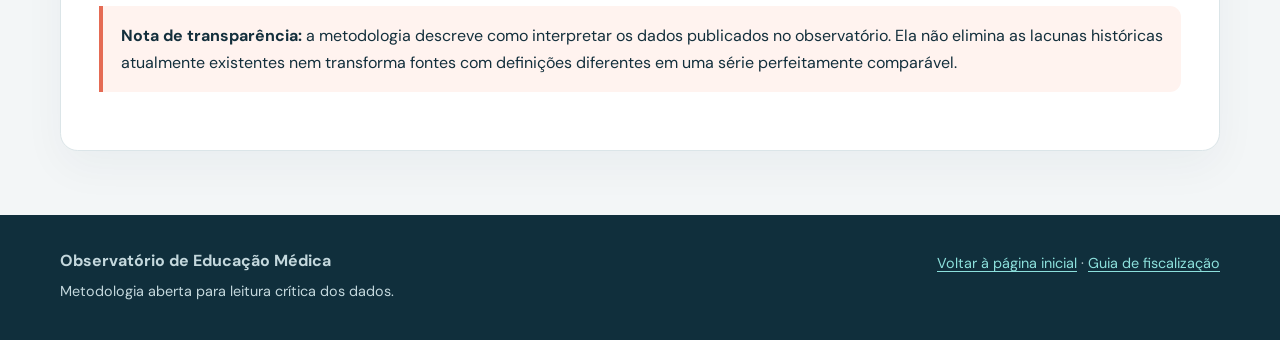
<file: metodologia.html>
<!doctype html>
<html lang="pt-BR"><head><meta charset="utf-8"><meta name="viewport" content="width=device-width,initial-scale=1"><meta name="description" content="Métodos, definições, fontes e limitações do Observatório de Educação Médica."><title>Metodologia | Observatório de Educação Médica</title><link rel="stylesheet" href="assets/site.css"><script defer src="assets/site.js"></script></head><body><a class="skip" href="#conteudo">Pular para o conteúdo</a><header class="site-header"><p class="eyebrow">Transparência • Reprodutibilidade</p><h1>Metodologia</h1><p class="intro">Como coletamos, classificamos e interpretamos informações sobre escolas médicas no Brasil e nos Estados Unidos.</p><div class="nav-row"><nav class="main-nav" aria-label="Navegação principal"><a href="index.html">Visão geral</a><a href="evolucao.html">Histórico e dados</a><a href="serie-anual.html">Tabela anual</a><a href="criterios.html">Critérios de abertura</a><a href="fatores.html">Fatores de expansão</a><a href="metodologia.html" aria-current="page">Metodologia</a><a href="denuncias.html">Fiscalize uma escola</a></nav><button class="theme-toggle" data-theme-toggle type="button" aria-pressed="false">Tema escuro</button></div></header>
<main id="conteudo"><article><p class="kicker">Protocolo de pesquisa</p><h2>1. Objetivo e perguntas</h2><p>O observatório compara a evolução histórica da educação médica e os mecanismos institucionais que condicionam a criação, a operação e a supervisão de escolas médicas no Brasil e nos Estados Unidos. As perguntas centrais são: como a oferta mudou ao longo do tempo; que requisitos regulatórios e acadêmicos são aplicáveis; e quais limitações impedem comparações quantitativas diretas.</p>
<h2>2. Unidades de análise: o que está sendo contado?</h2><p>Os termos não são sinônimos e não devem ser agregados sem explicação:</p><ul><li><strong>Brasil — curso de Medicina:</strong> curso de graduação registrado e identificado nos dados regulatórios, considerando o status e a data de referência indicados pela fonte.</li><li><strong>Estados Unidos — programa MD:</strong> programa de educação médica que concede o grau Doctor of Medicine, com status de acreditação definido pela fonte consultada.</li><li><strong>Estados Unidos — programa DO:</strong> programa de Medicina Osteopática que concede o grau Doctor of Osteopathic Medicine. Deve ser apresentado separadamente ou agregado a MD somente quando isso for declarado e aplicado de forma consistente.</li><li><strong>Instituição versus curso/programa:</strong> uma instituição pode oferecer mais de um programa, e uma mudança de nome, fusão ou reorganização pode afetar a contagem se não houver regra explícita.</li></ul>
<h2>3. Recorte temporal e data de referência</h2><p>O horizonte de interesse começa em 1900 e alcança o período mais recente com fonte verificável. Cada observação deve indicar o ano a que se refere e, quando disponível, a data de extração ou publicação. Uma contagem publicada em um ano pode descrever o ano letivo anterior; isso precisa ser registrado, não presumido.</p><p>Quando não existe uma contagem anual comparável e documentada, o observatório apresenta marcos históricos identificados como tais. Não se interpolam lacunas para fabricar uma série observada. Um campo vazio ou uma nota de ausência de dados é preferível a uma estimativa não identificada.</p>
<h2>4. Hierarquia e seleção das fontes</h2><ol><li><strong>Fontes regulatórias primárias:</strong> cadastro e-MEC, atos normativos e publicações oficiais brasileiras; diretórios e relatórios oficiais das entidades competentes nos EUA.</li><li><strong>Fontes institucionais e associações especializadas:</strong> AAMC, AACOM, LCME e COCA, respeitando o escopo declarado de cada publicação.</li><li><strong>Literatura acadêmica revisada por pares:</strong> usada para contextualização histórica e análise de políticas; definições e períodos são conferidos no texto original sempre que possível.</li><li><strong>Imprensa e outras fontes secundárias:</strong> úteis para localizar fatos e documentos, mas não substituem a fonte primária quando a afirmação depende de status regulatório ou contagem oficial.</li></ol>
<h2>5. Critérios de inclusão e classificação</h2><ul><li>Incluir apenas registros cuja fonte permita identificar o país, a unidade contada, o período e o status relevante.</li><li>Distinguir escolas em operação de escolas aprovadas, em implantação, fechadas, suspensas ou apenas propostas, quando a fonte permitir.</li><li>Não tratar vagas, campi, cursos, instituições e programas como equivalentes.</li><li>Registrar mudanças de nomenclatura, fusões ou encerramentos quando houver evidência suficiente.</li><li>Manter a contagem MD separada da DO nos EUA, a menos que o indicador agregado declare explicitamente sua cobertura.</li><li>Marcar os valores que derivam de fontes secundárias, estimativas ou definições que não se harmonizam com as demais observações.</li></ul>
<h2>6. Comparabilidade e limitações</h2><p>As séries dos dois países não são perfeitamente harmonizadas. Os sistemas regulatórios usam categorias distintas; fontes históricas podem adotar critérios diferentes; a disponibilidade de registros varia por período; e o número de escolas não é uma medida direta de qualidade educacional ou suficiência de médicos. Uma comparação válida exige explicitar a definição, a cobertura, a data e as lacunas.</p><p>As contagens apresentadas devem ser entendidas como o melhor registro documental disponível no escopo de cada fonte, e não como garantia de que todas as observações históricas foram reconstruídas com idêntica metodologia. A ausência de um registro na série não comprova que não havia escola naquele ano.</p>
<h2>7. Citações e referências</h2><p>O texto utiliza citações autor-data e referências bibliográficas com elementos compatíveis com as normas ABNT aplicáveis. Para páginas oficiais sem data de publicação claramente indicada, utiliza-se “s. d.” quando apropriado e registra-se a data de acesso. Links são fornecidos para permitir conferência independente.</p>
<h2>8. Atualização e correções</h2><p>Ao atualizar a base, deve-se guardar a fonte, a data de consulta, a unidade, a definição operacional e uma nota sobre qualquer revisão. Correções substanciais devem ser descritas no histórico do projeto. Sugestões de correção devem indicar o trecho ou indicador, a justificativa e uma fonte verificável.</p>
<h2>Referências</h2><ol class="refs"><li>BRASIL. <strong>Lei nº 12.871, de 22 de outubro de 2013.</strong> Institui o Programa Mais Médicos e dispõe sobre a autorização de cursos de Medicina. Brasília, DF: Presidência da República, 2013. Disponível em: <a href="https://www.planalto.gov.br/ccivil_03/_ato2011-2014/2013/lei/l12871.htm">Planalto</a>. Acesso em: 20 out. 2026.</li><li>BRASIL. Ministério da Educação. <strong>Perguntas frequentes — Secretaria de Regulação e Supervisão da Educação Superior.</strong> Disponível em: <a href="https://www.gov.br/mec/pt-br/acesso-a-informacao/institucional/estrutura-organizacional/orgaos-especificos-singulares/secretaria-de-regulacao-e-supervisao-da-educacao-superior/perguntasfrequentes">MEC</a>. Acesso em: 20 out. 2026.</li><li>OLIVEIRA, Bruno Luciano Carneiro Alves de et al. Evolução, distribuição e expansão dos cursos de Medicina no Brasil (1808-2018). <em>Trabalho, Educação e Saúde</em>, Rio de Janeiro, v. 17, n. 1, e0018318, 2019. DOI: <a href="https://doi.org/10.1590/1981-7746-sol00183">10.1590/1981-7746-sol00183</a>.</li><li>ASSOCIATION OF AMERICAN MEDICAL COLLEGES (AAMC). <strong>Data and reports.</strong> Disponível em: <a href="https://www.aamc.org/data-reports">AAMC</a>. Acesso em: 20 out. 2026.</li><li>AMERICAN ASSOCIATION OF COLLEGES OF OSTEOPATHIC MEDICINE (AACOM). <strong>U.S. Colleges of Osteopathic Medicine.</strong> Disponível em: <a href="https://www.aacom.org/become-a-doctor/prepare-for-medical-school/us-colleges-of-osteopathic-medicine">AACOM</a>. Acesso em: 21 out. 2026.</li><li>LIAISON COMMITTEE ON MEDICAL EDUCATION (LCME). <strong>Accreditation standards.</strong> Disponível em: <a href="https://lcme.org/">LCME</a>. Acesso em: 20 out. 2026.</li><li>BARZANSKY, Barbara; WALKER, Felicia. <strong>MD-Granting Medical Schools in the US, 2025-2026.</strong> <em>JAMA</em>, publicado on-line em 29 set. 2026. DOI: <a href="https://doi.org/10.1001/jama.2026.16297">10.1001/jama.2026.16297</a>.</li><li>ASSOCIATION OF AMERICAN MEDICAL COLLEGES (AAMC). <strong>U.S. Medical School Revenues, FY 2025.</strong> Disponível em: <a href="https://www.aamc.org/data-reports/data/i-revenue-us-medical-schools-source-fiscal-year-2025">AAMC</a>. Acesso em: 21 out. 2026. Esta fonte conta 160 programas com acreditação preliminar, provisória ou plena e não deve ser confundida com a contagem de escolas MD do JAMA.</li><li>BRASIL. Ministério da Educação. Secretaria de Regulação e Supervisão da Educação Superior. <strong>Portaria SERES/MEC nº 531, de 22 de dezembro de 2023.</strong> Disponível em: <a href="https://www.gov.br/mec/pt-br/assuntos/es/cursos-de-medicina/regulacao-e-supervisao/documentos/PORTARIASERES_MECN531DE22DEDEZEMBRODE2023.pdf">texto oficial</a>. Acesso em: 21 out. 2026.</li><li>BRASIL. Câmara dos Deputados. <strong>MPV nº 1.370/2026 — tramitação.</strong> Disponível em: <a href="https://www.camara.leg.br/proposicoesWeb/fichadetramitacao?idProposicao=2634542">ficha de tramitação oficial</a>. Consulta em: 21 out. 2026. Situação na data de consulta: texto aprovado na Câmara e remetido ao Senado; não confundir aprovação de medida provisória com sanção definitiva de lei.</li></ol><div class="note"><strong>Nota de transparência:</strong> a metodologia descreve como interpretar os dados publicados no observatório. Ela não elimina as lacunas históricas atualmente existentes nem transforma fontes com definições diferentes em uma série perfeitamente comparável.</div></article></main><footer class="site-footer"><div class="footer-inner"><div><strong>Observatório de Educação Médica</strong><p>Metodologia aberta para leitura crítica dos dados.</p></div><div><p><a href="index.html">Voltar à página inicial</a> · <a href="denuncias.html">Guia de fiscalização</a></p></div></div></footer></body></html>
</file>
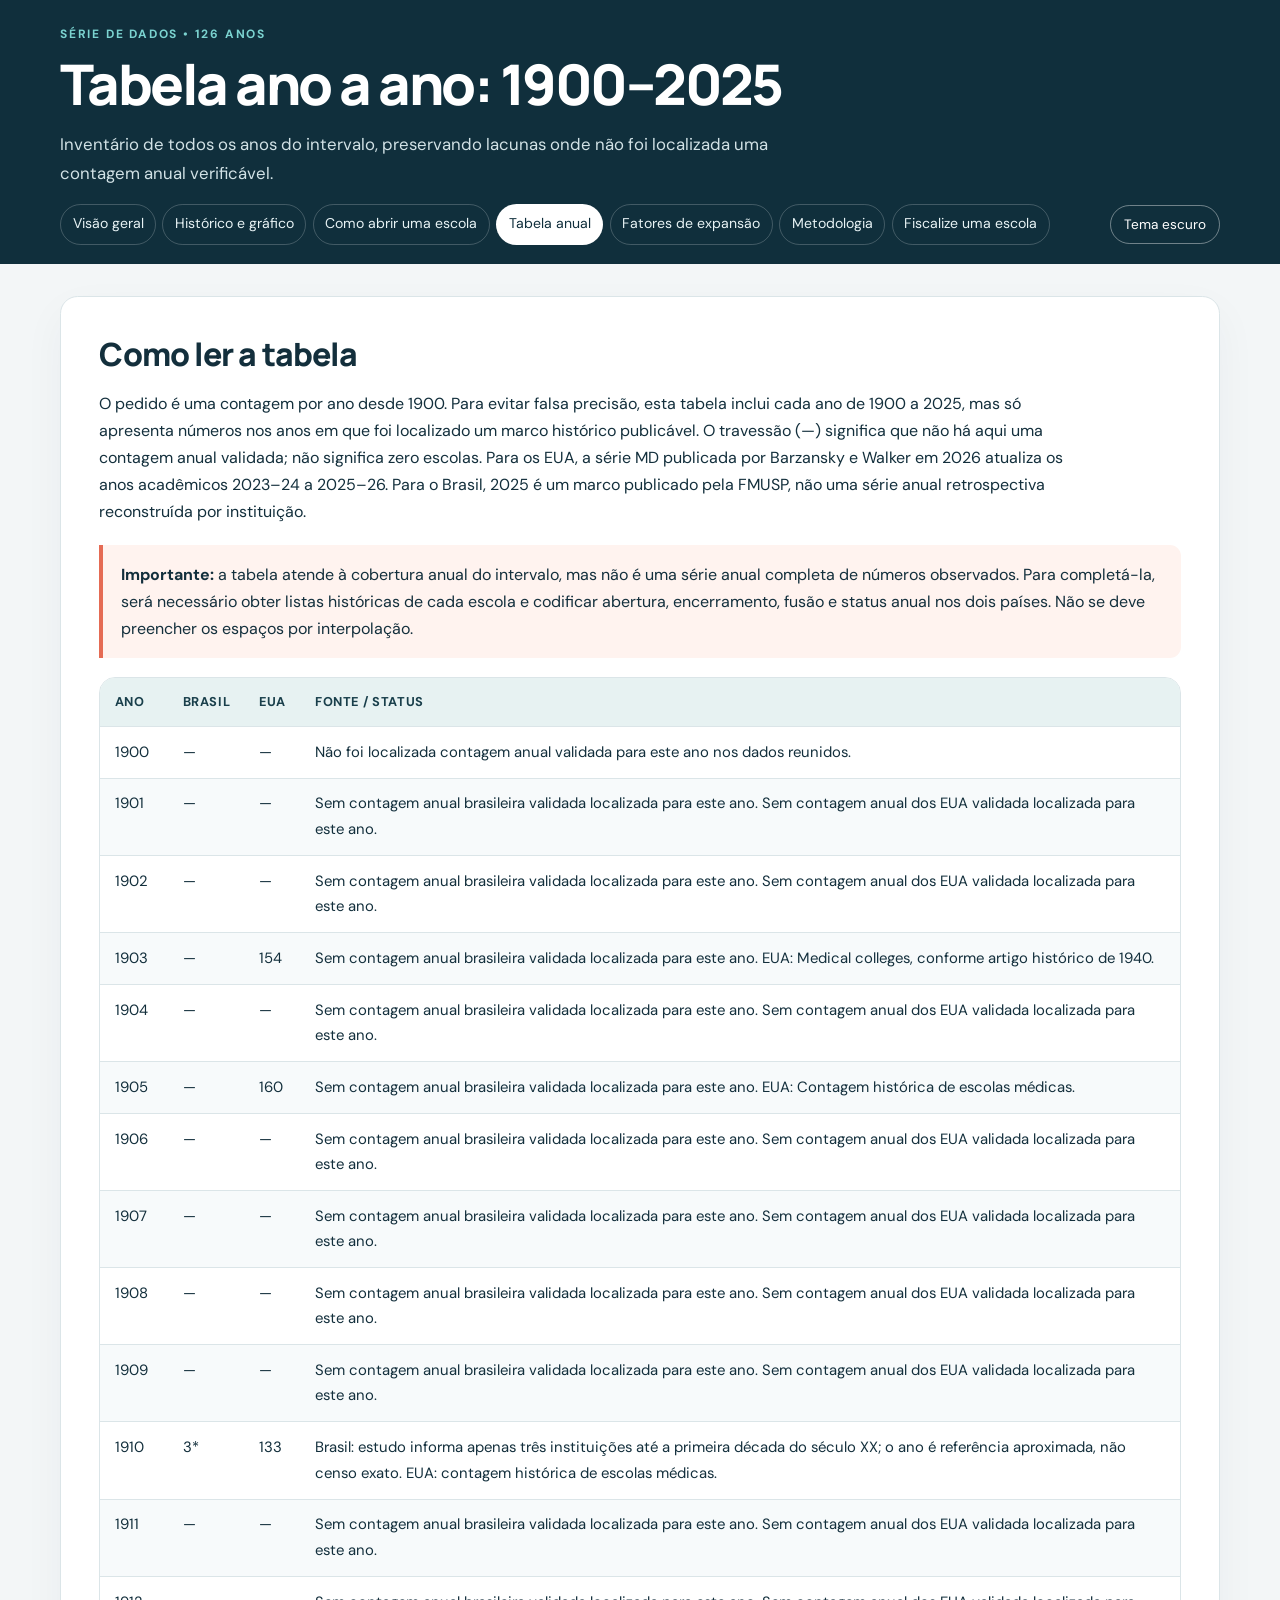
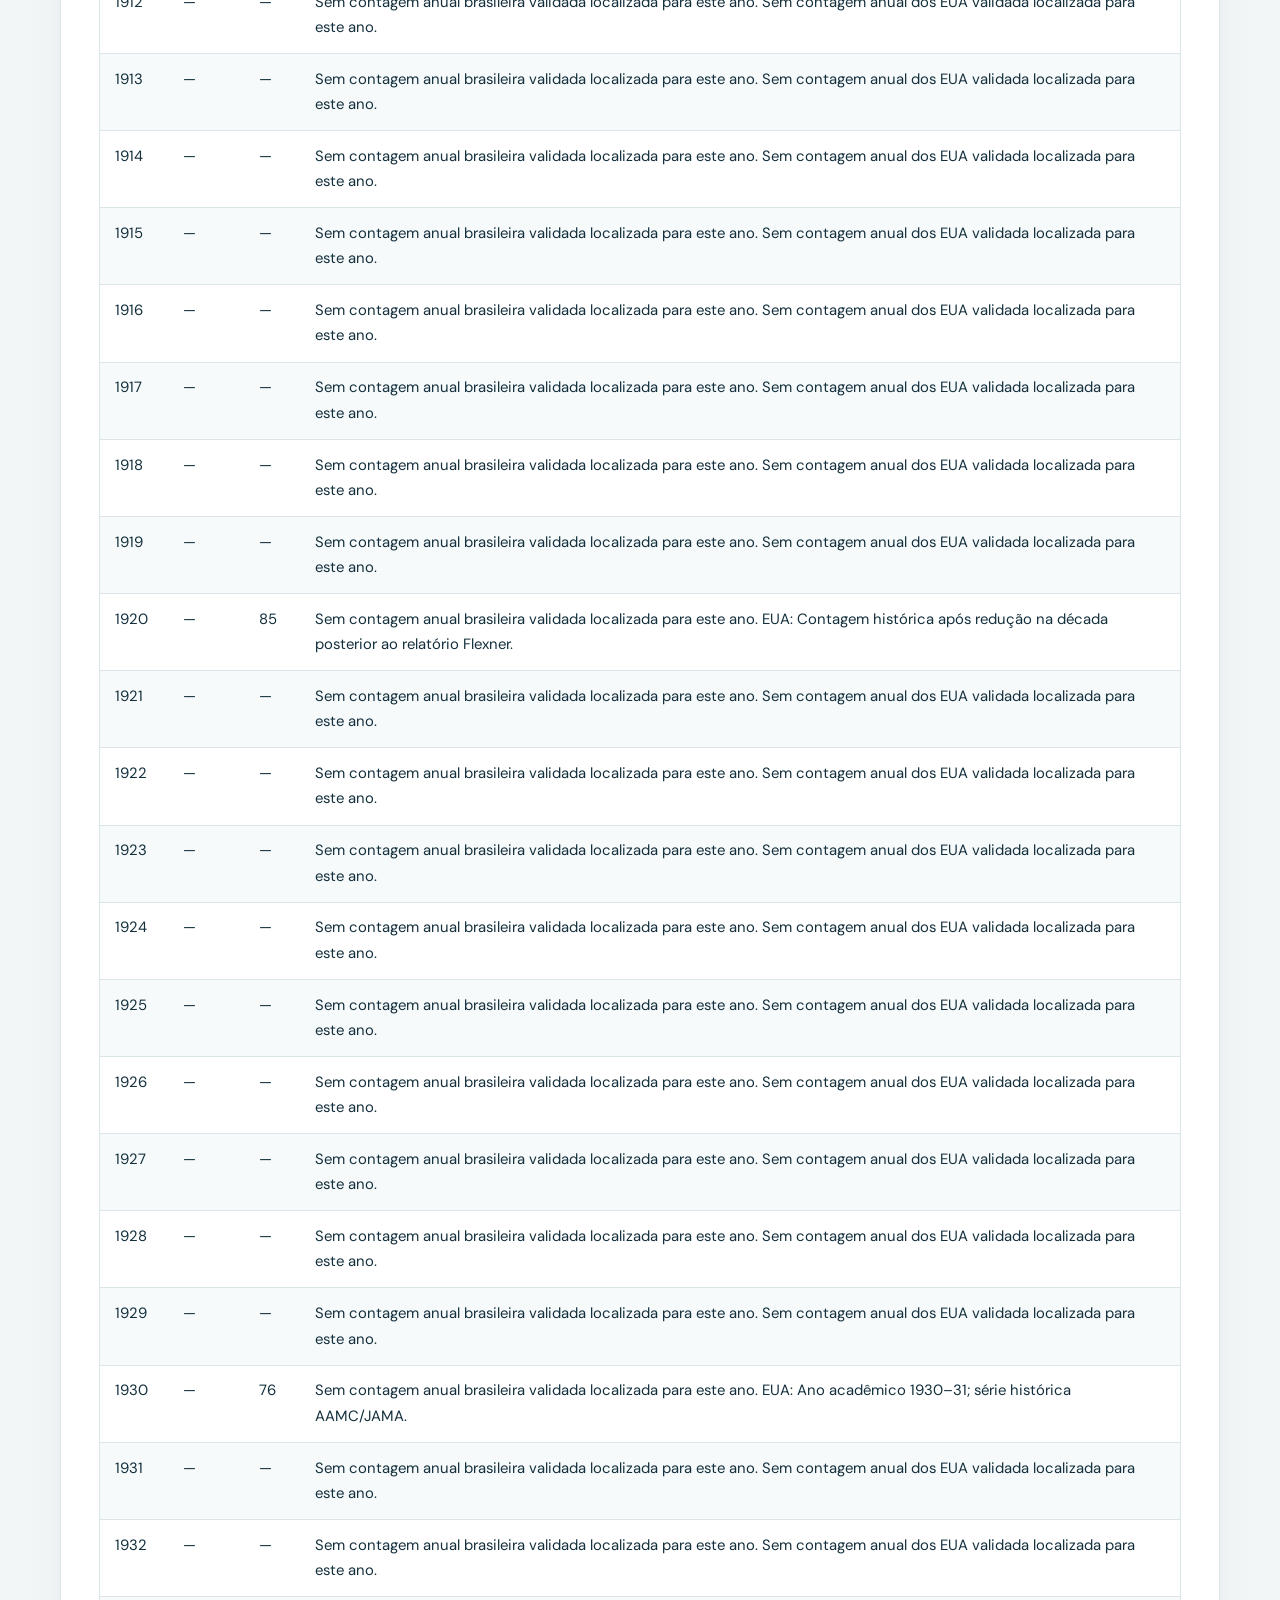
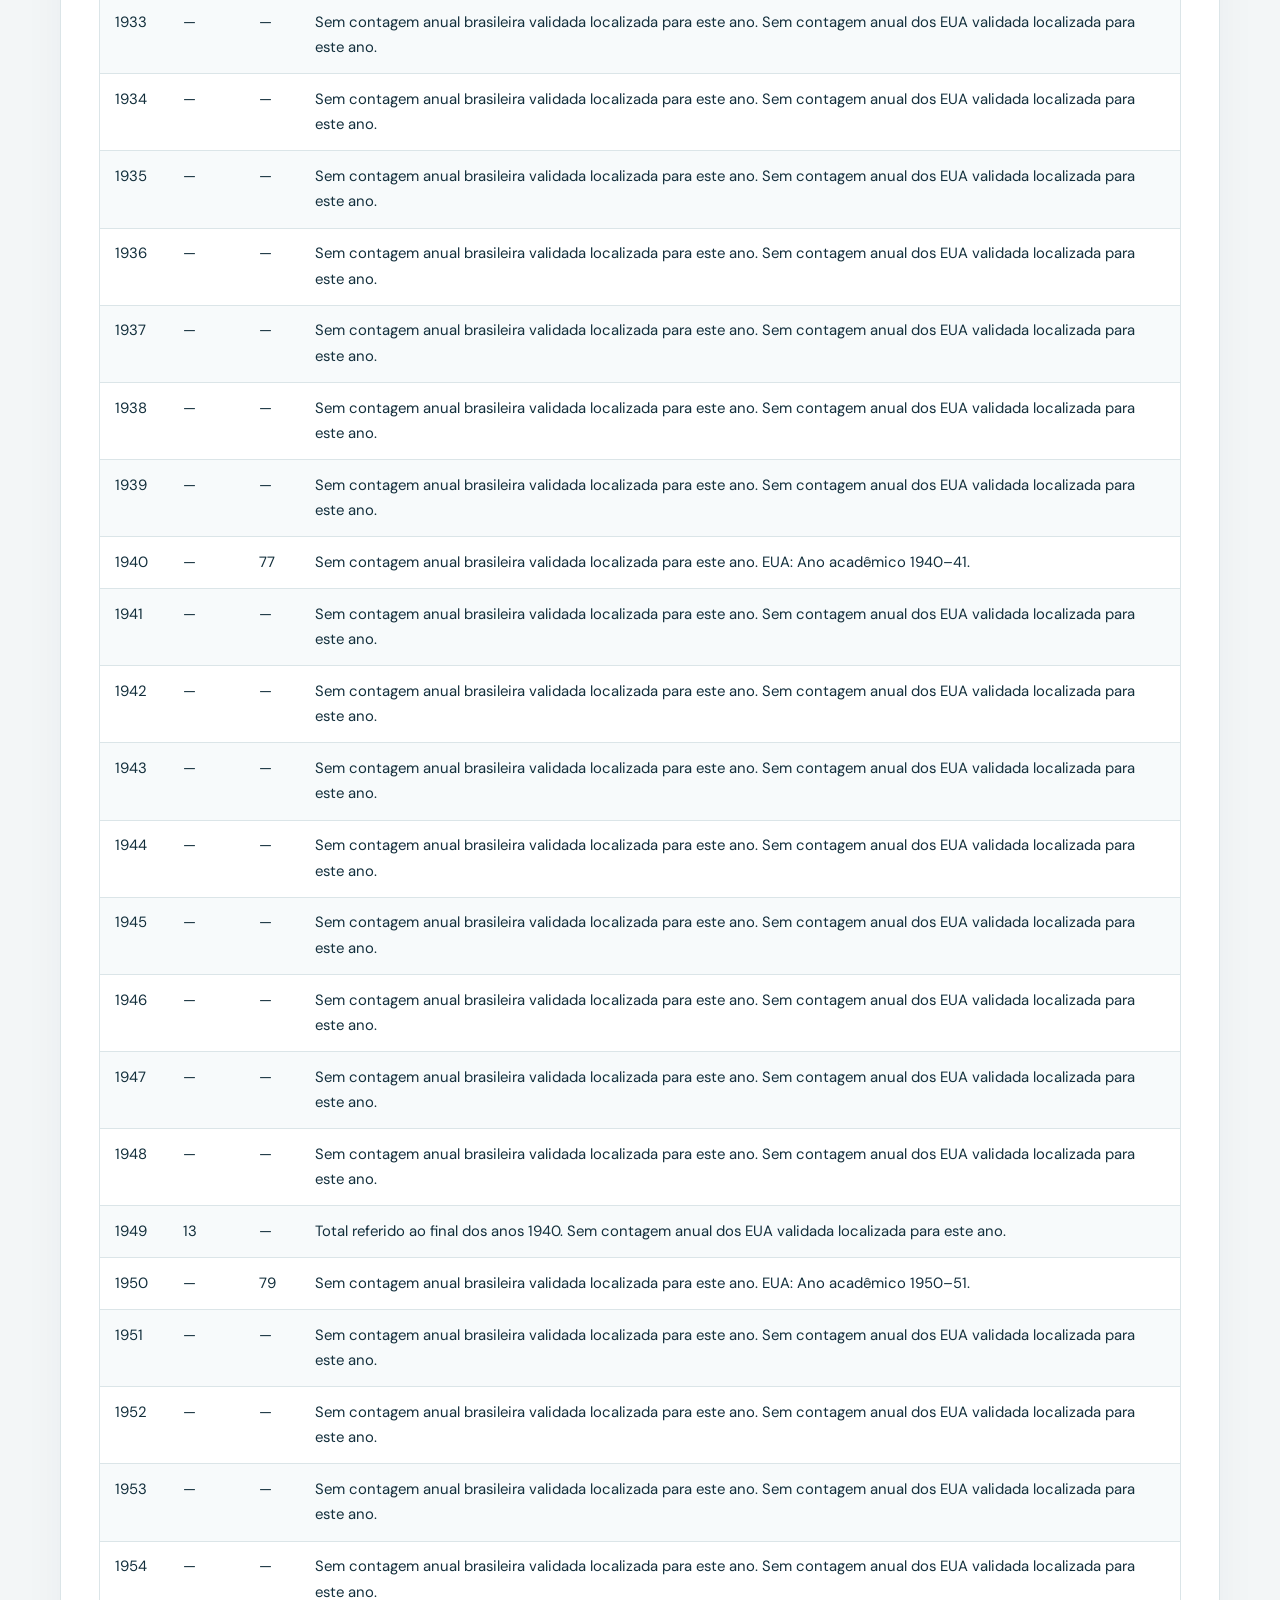
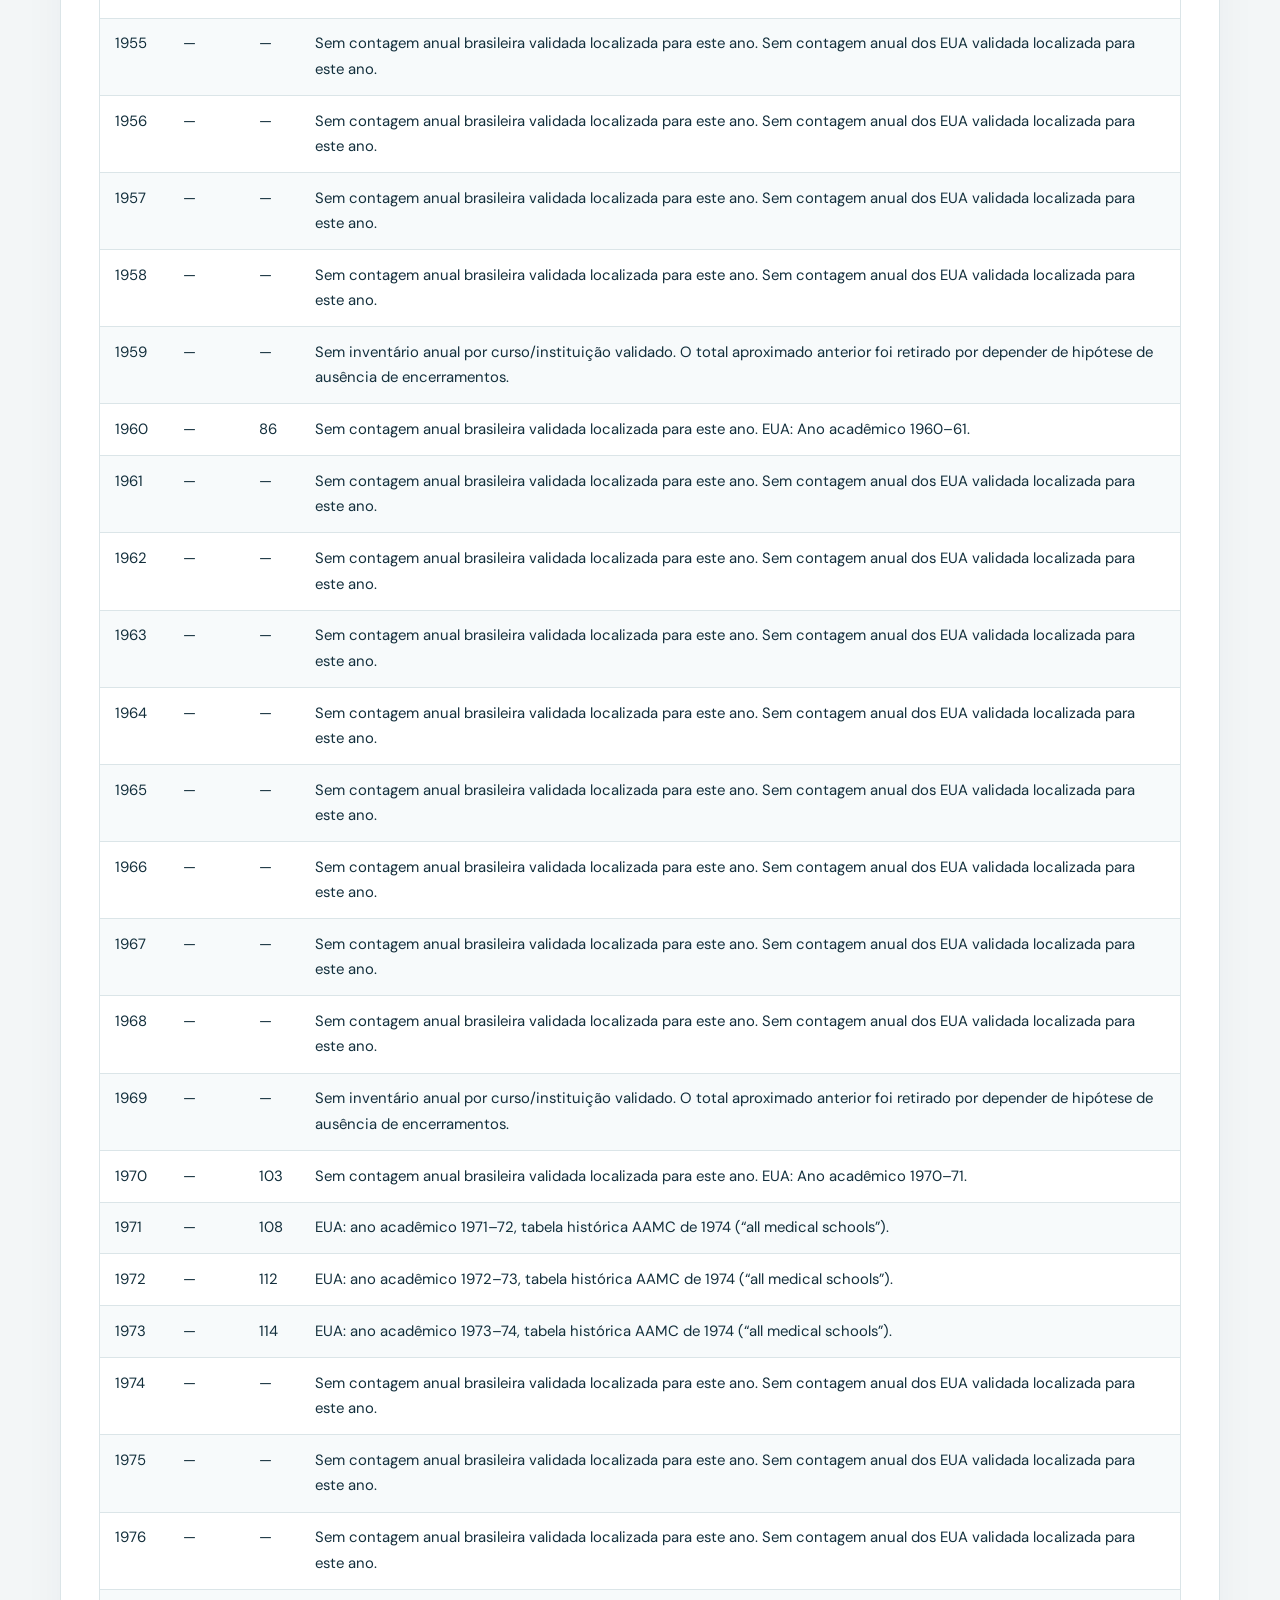
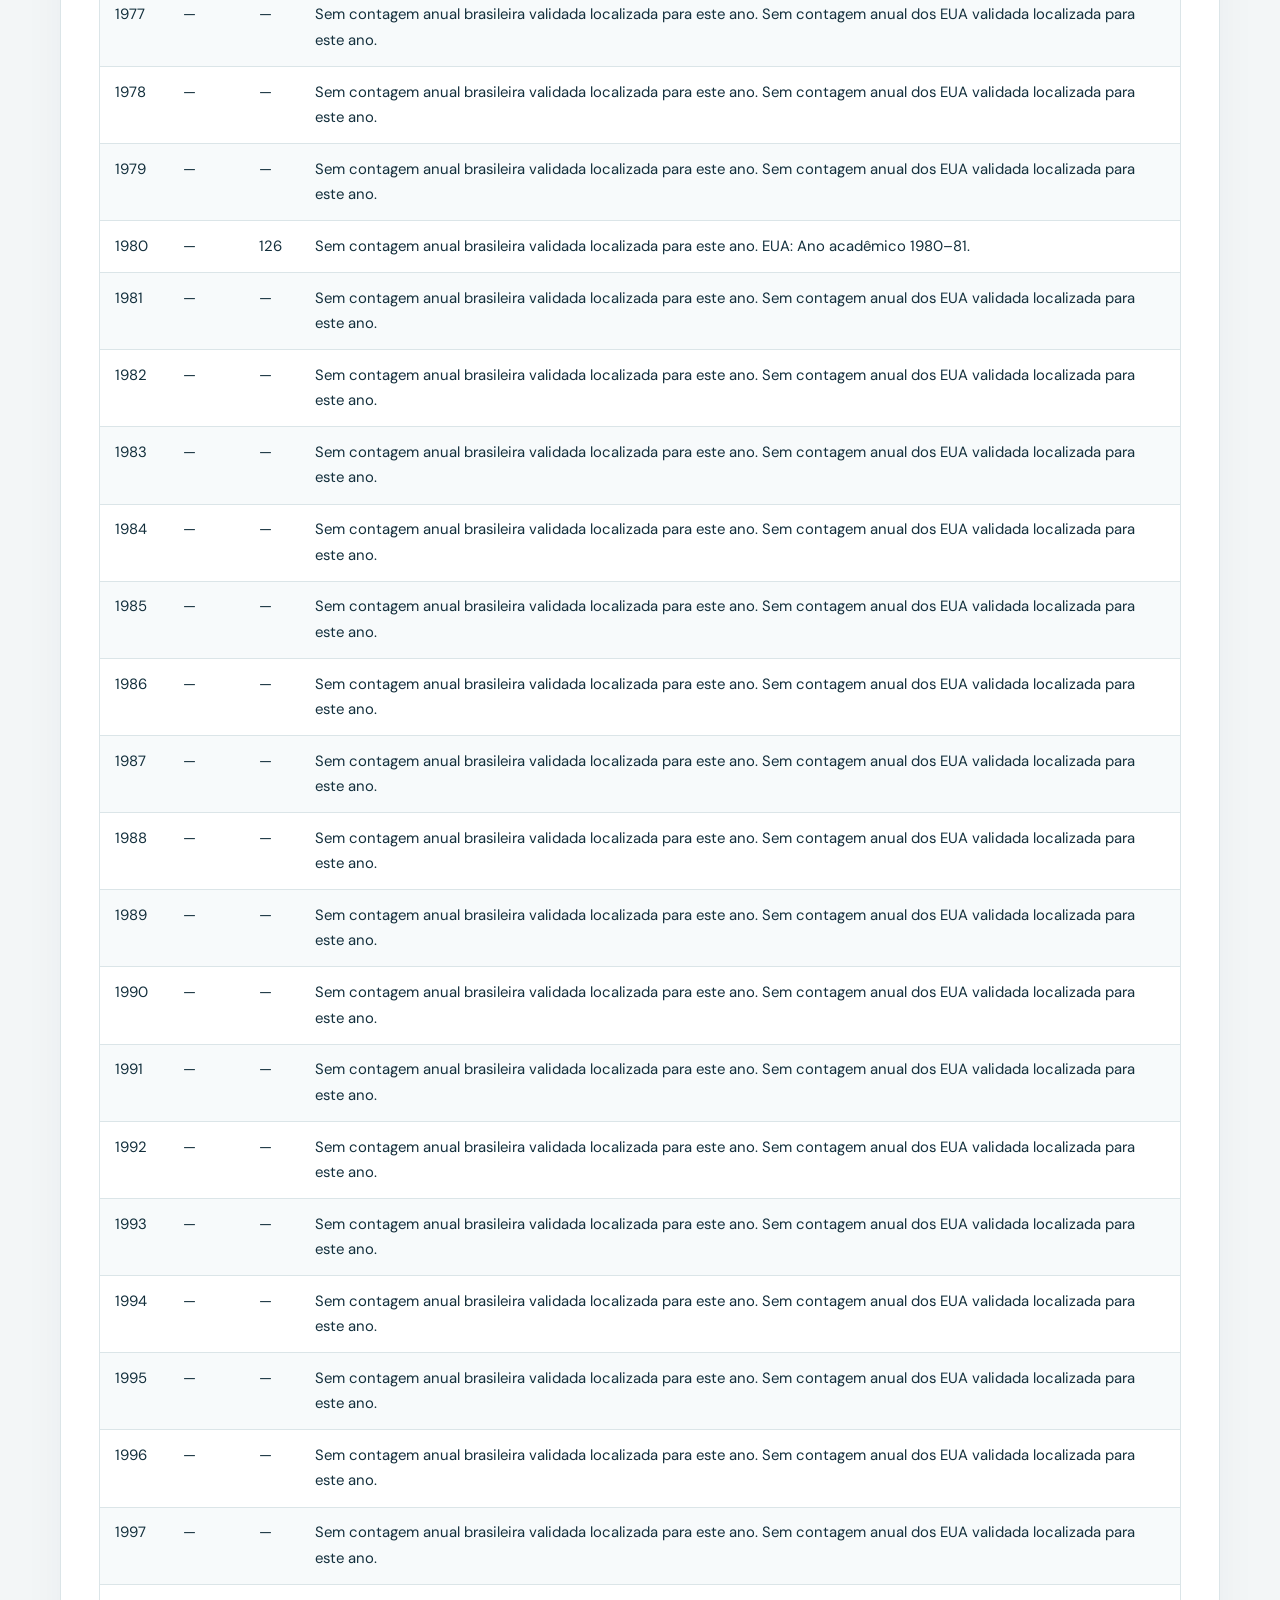
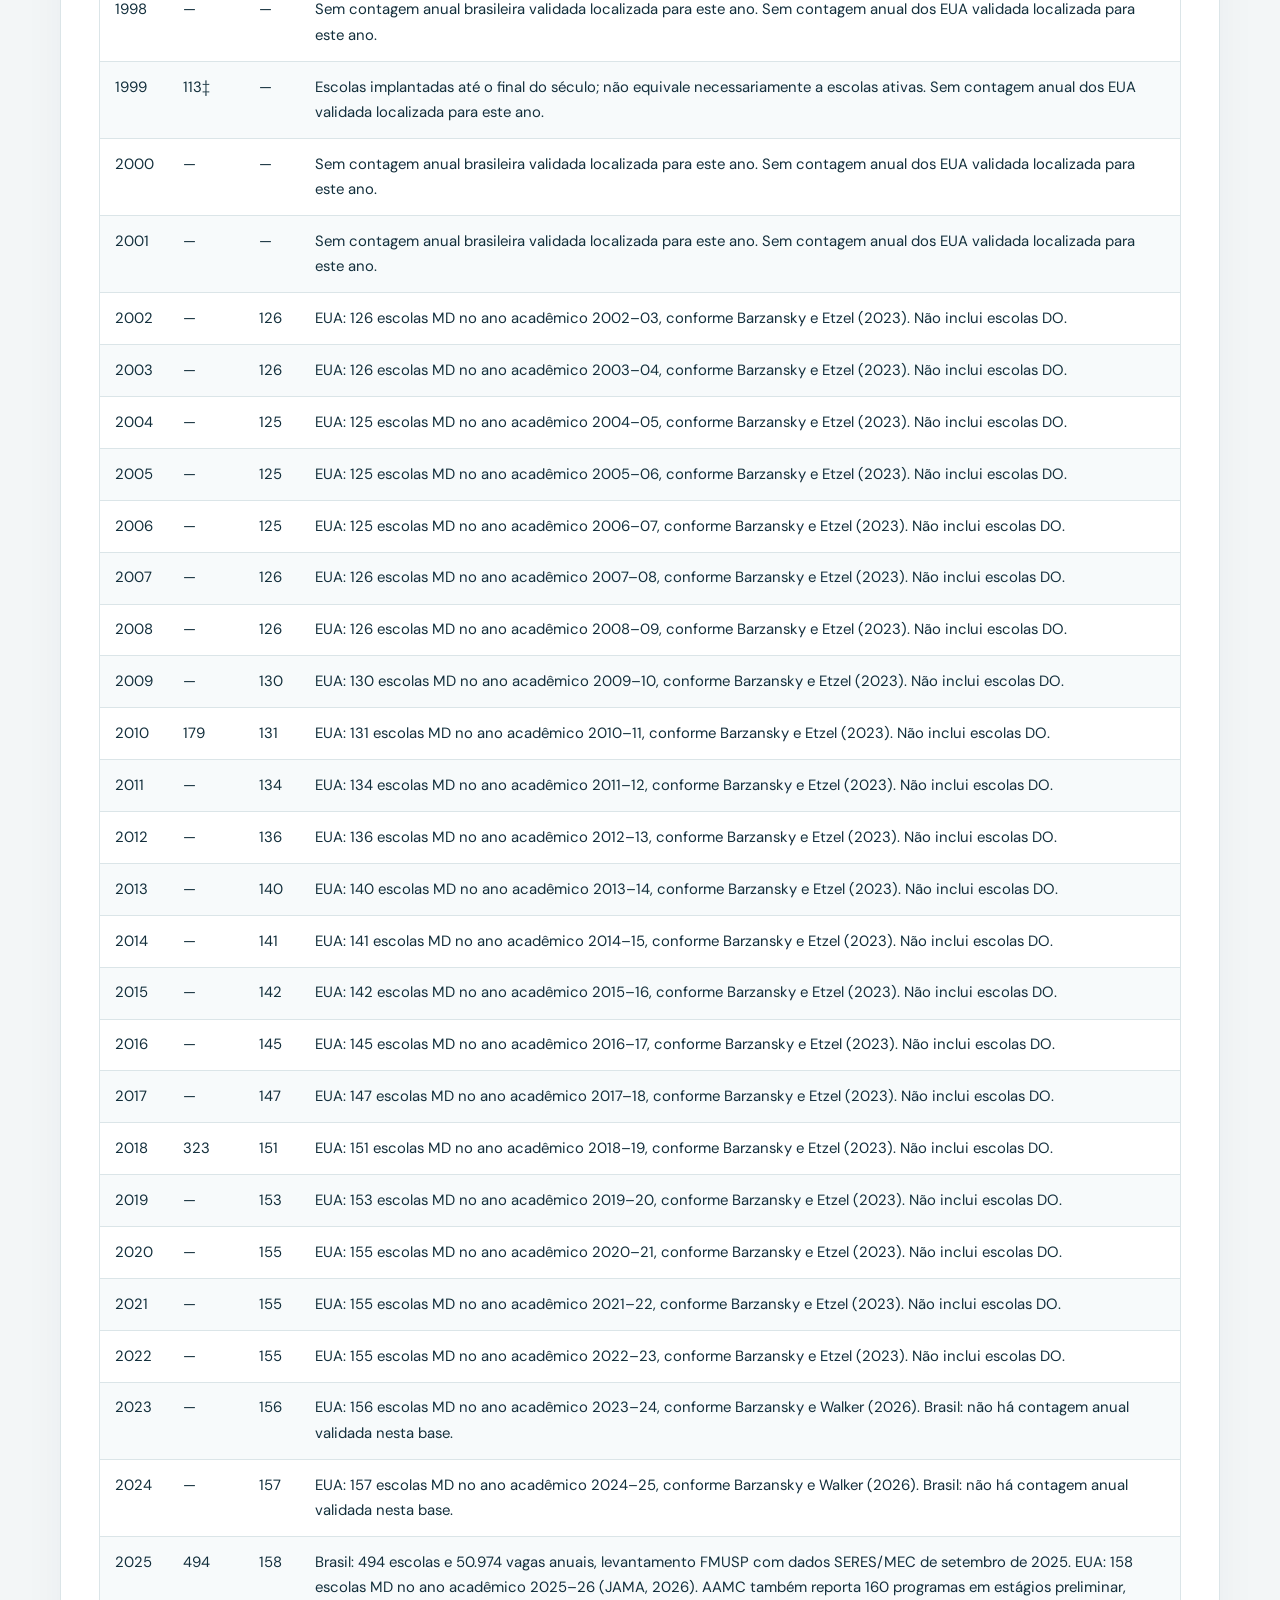
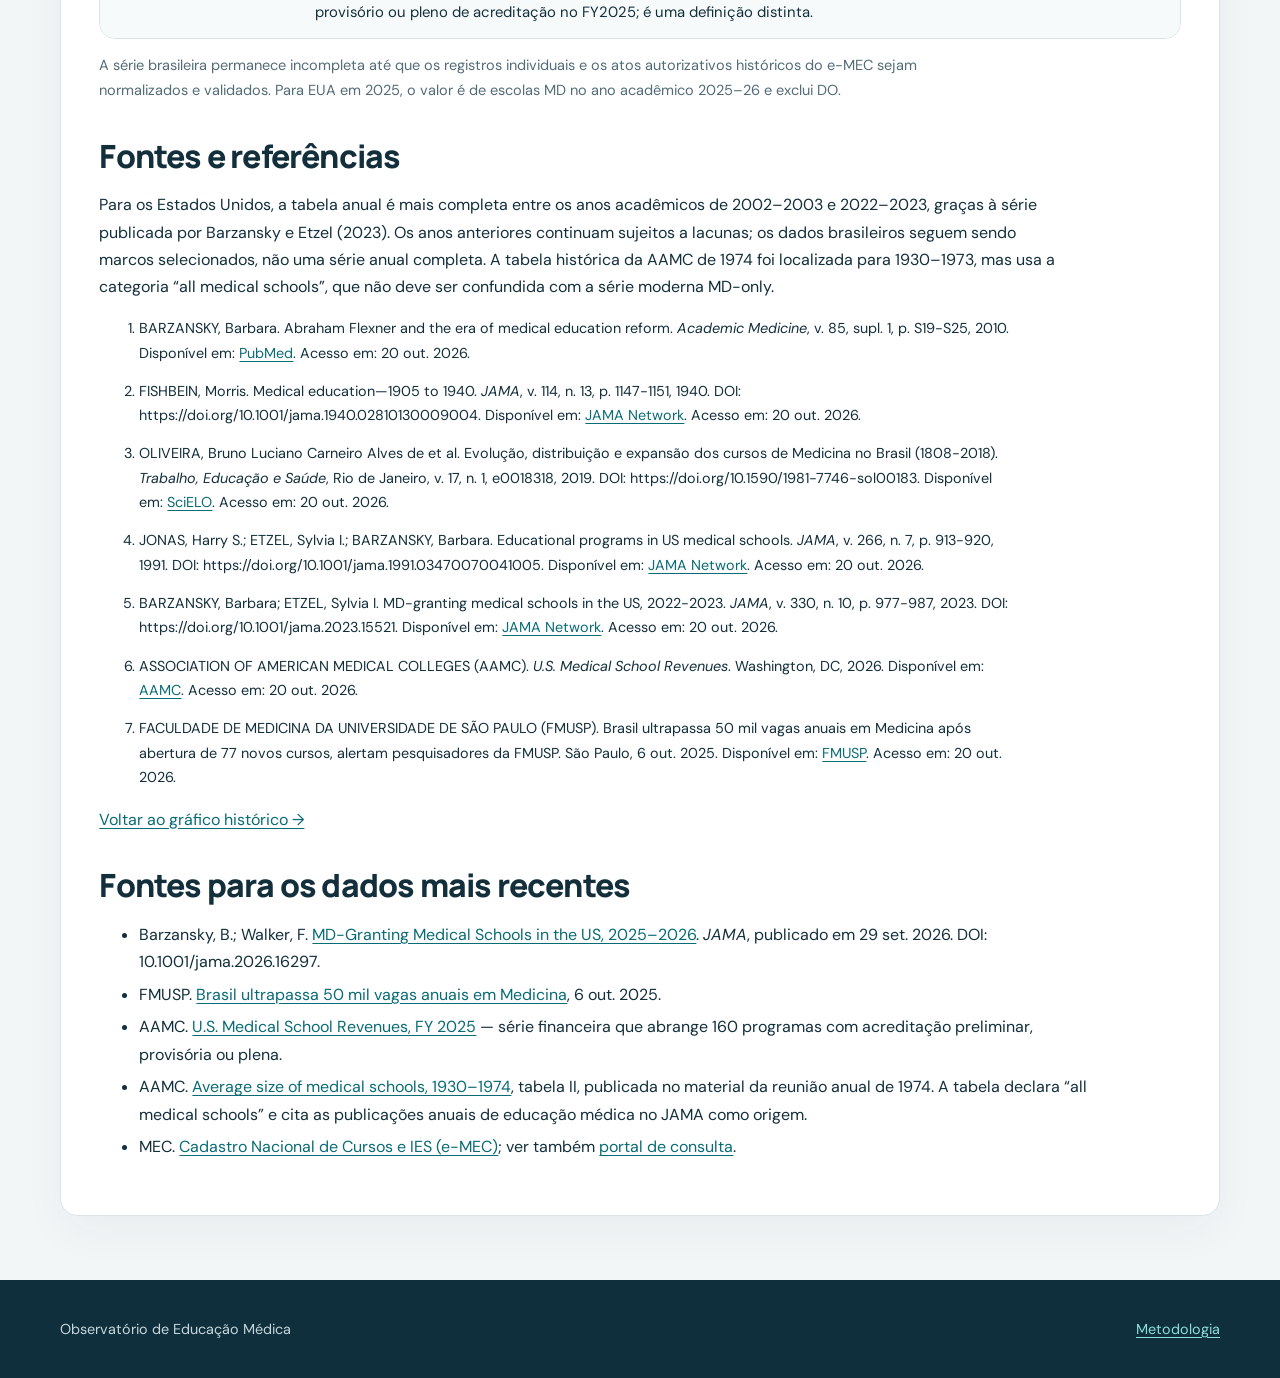
<file: serie-anual.html>
<!doctype html><html lang="pt-BR"><head><meta charset="utf-8"><meta name="viewport" content="width=device-width,initial-scale=1"><title>Tabela anual 1900–2025 | Observatório</title><link rel="stylesheet" href="assets/site.css"><script defer src="assets/site.js"></script></head><body><a class="skip" href="#conteudo">Pular para o conteúdo</a><header class="site-header"><p class="eyebrow">Série de dados • 126 anos</p><h1>Tabela ano a ano: 1900–2025</h1><p class="intro">Inventário de todos os anos do intervalo, preservando lacunas onde não foi localizada uma contagem anual verificável.</p><div class="nav-row"><nav class="main-nav" aria-label="Navegação principal"><a href="index.html">Visão geral</a><a href="evolucao.html">Histórico e gráfico</a><a href="criterios.html">Como abrir uma escola</a><a href="serie-anual.html" aria-current="page">Tabela anual</a><a href="fatores.html">Fatores de expansão</a><a href="metodologia.html">Metodologia</a><a href="denuncias.html">Fiscalize uma escola</a></nav><button class="theme-toggle" data-theme-toggle type="button" aria-pressed="false">Tema escuro</button></div></header><main id="conteudo"><article><h2>Como ler a tabela</h2><p>O pedido é uma contagem por ano desde 1900. Para evitar falsa precisão, esta tabela inclui cada ano de 1900 a 2025, mas só apresenta números nos anos em que foi localizado um marco histórico publicável. O travessão (—) significa que não há aqui uma contagem anual validada; não significa zero escolas. Para os EUA, a série MD publicada por Barzansky e Walker em 2026 atualiza os anos acadêmicos 2023–24 a 2025–26. Para o Brasil, 2025 é um marco publicado pela FMUSP, não uma série anual retrospectiva reconstruída por instituição.</p><div class="note"><strong>Importante:</strong> a tabela atende à cobertura anual do intervalo, mas não é uma série anual completa de números observados. Para completá-la, será necessário obter listas históricas de cada escola e codificar abertura, encerramento, fusão e status anual nos dois países. Não se deve preencher os espaços por interpolação.</div><div class="table-wrap"><table><thead><tr><th>Ano</th><th>Brasil</th><th>EUA</th><th>Fonte / status</th></tr></thead><tbody><tr><td>1900</td><td>—</td><td>—</td><td>Não foi localizada contagem anual validada para este ano nos dados reunidos.</td></tr><tr><td>1901</td><td>—</td><td>—</td><td>Sem contagem anual brasileira validada localizada para este ano. Sem contagem anual dos EUA validada localizada para este ano.</td></tr><tr><td>1902</td><td>—</td><td>—</td><td>Sem contagem anual brasileira validada localizada para este ano. Sem contagem anual dos EUA validada localizada para este ano.</td></tr><tr><td>1903</td><td>—</td><td>154</td><td>Sem contagem anual brasileira validada localizada para este ano. EUA: Medical colleges, conforme artigo histórico de 1940.</td></tr><tr><td>1904</td><td>—</td><td>—</td><td>Sem contagem anual brasileira validada localizada para este ano. Sem contagem anual dos EUA validada localizada para este ano.</td></tr><tr><td>1905</td><td>—</td><td>160</td><td>Sem contagem anual brasileira validada localizada para este ano. EUA: Contagem histórica de escolas médicas.</td></tr><tr><td>1906</td><td>—</td><td>—</td><td>Sem contagem anual brasileira validada localizada para este ano. Sem contagem anual dos EUA validada localizada para este ano.</td></tr><tr><td>1907</td><td>—</td><td>—</td><td>Sem contagem anual brasileira validada localizada para este ano. Sem contagem anual dos EUA validada localizada para este ano.</td></tr><tr><td>1908</td><td>—</td><td>—</td><td>Sem contagem anual brasileira validada localizada para este ano. Sem contagem anual dos EUA validada localizada para este ano.</td></tr><tr><td>1909</td><td>—</td><td>—</td><td>Sem contagem anual brasileira validada localizada para este ano. Sem contagem anual dos EUA validada localizada para este ano.</td></tr><tr><td>1910</td><td>3*</td><td>133</td><td>Brasil: estudo informa apenas três instituições até a primeira década do século XX; o ano é referência aproximada, não censo exato. EUA: contagem histórica de escolas médicas.</td></tr><tr><td>1911</td><td>—</td><td>—</td><td>Sem contagem anual brasileira validada localizada para este ano. Sem contagem anual dos EUA validada localizada para este ano.</td></tr><tr><td>1912</td><td>—</td><td>—</td><td>Sem contagem anual brasileira validada localizada para este ano. Sem contagem anual dos EUA validada localizada para este ano.</td></tr><tr><td>1913</td><td>—</td><td>—</td><td>Sem contagem anual brasileira validada localizada para este ano. Sem contagem anual dos EUA validada localizada para este ano.</td></tr><tr><td>1914</td><td>—</td><td>—</td><td>Sem contagem anual brasileira validada localizada para este ano. Sem contagem anual dos EUA validada localizada para este ano.</td></tr><tr><td>1915</td><td>—</td><td>—</td><td>Sem contagem anual brasileira validada localizada para este ano. Sem contagem anual dos EUA validada localizada para este ano.</td></tr><tr><td>1916</td><td>—</td><td>—</td><td>Sem contagem anual brasileira validada localizada para este ano. Sem contagem anual dos EUA validada localizada para este ano.</td></tr><tr><td>1917</td><td>—</td><td>—</td><td>Sem contagem anual brasileira validada localizada para este ano. Sem contagem anual dos EUA validada localizada para este ano.</td></tr><tr><td>1918</td><td>—</td><td>—</td><td>Sem contagem anual brasileira validada localizada para este ano. Sem contagem anual dos EUA validada localizada para este ano.</td></tr><tr><td>1919</td><td>—</td><td>—</td><td>Sem contagem anual brasileira validada localizada para este ano. Sem contagem anual dos EUA validada localizada para este ano.</td></tr><tr><td>1920</td><td>—</td><td>85</td><td>Sem contagem anual brasileira validada localizada para este ano. EUA: Contagem histórica após redução na década posterior ao relatório Flexner.</td></tr><tr><td>1921</td><td>—</td><td>—</td><td>Sem contagem anual brasileira validada localizada para este ano. Sem contagem anual dos EUA validada localizada para este ano.</td></tr><tr><td>1922</td><td>—</td><td>—</td><td>Sem contagem anual brasileira validada localizada para este ano. Sem contagem anual dos EUA validada localizada para este ano.</td></tr><tr><td>1923</td><td>—</td><td>—</td><td>Sem contagem anual brasileira validada localizada para este ano. Sem contagem anual dos EUA validada localizada para este ano.</td></tr><tr><td>1924</td><td>—</td><td>—</td><td>Sem contagem anual brasileira validada localizada para este ano. Sem contagem anual dos EUA validada localizada para este ano.</td></tr><tr><td>1925</td><td>—</td><td>—</td><td>Sem contagem anual brasileira validada localizada para este ano. Sem contagem anual dos EUA validada localizada para este ano.</td></tr><tr><td>1926</td><td>—</td><td>—</td><td>Sem contagem anual brasileira validada localizada para este ano. Sem contagem anual dos EUA validada localizada para este ano.</td></tr><tr><td>1927</td><td>—</td><td>—</td><td>Sem contagem anual brasileira validada localizada para este ano. Sem contagem anual dos EUA validada localizada para este ano.</td></tr><tr><td>1928</td><td>—</td><td>—</td><td>Sem contagem anual brasileira validada localizada para este ano. Sem contagem anual dos EUA validada localizada para este ano.</td></tr><tr><td>1929</td><td>—</td><td>—</td><td>Sem contagem anual brasileira validada localizada para este ano. Sem contagem anual dos EUA validada localizada para este ano.</td></tr><tr><td>1930</td><td>—</td><td>76</td><td>Sem contagem anual brasileira validada localizada para este ano. EUA: Ano acadêmico 1930–31; série histórica AAMC/JAMA.</td></tr><tr><td>1931</td><td>—</td><td>—</td><td>Sem contagem anual brasileira validada localizada para este ano. Sem contagem anual dos EUA validada localizada para este ano.</td></tr><tr><td>1932</td><td>—</td><td>—</td><td>Sem contagem anual brasileira validada localizada para este ano. Sem contagem anual dos EUA validada localizada para este ano.</td></tr><tr><td>1933</td><td>—</td><td>—</td><td>Sem contagem anual brasileira validada localizada para este ano. Sem contagem anual dos EUA validada localizada para este ano.</td></tr><tr><td>1934</td><td>—</td><td>—</td><td>Sem contagem anual brasileira validada localizada para este ano. Sem contagem anual dos EUA validada localizada para este ano.</td></tr><tr><td>1935</td><td>—</td><td>—</td><td>Sem contagem anual brasileira validada localizada para este ano. Sem contagem anual dos EUA validada localizada para este ano.</td></tr><tr><td>1936</td><td>—</td><td>—</td><td>Sem contagem anual brasileira validada localizada para este ano. Sem contagem anual dos EUA validada localizada para este ano.</td></tr><tr><td>1937</td><td>—</td><td>—</td><td>Sem contagem anual brasileira validada localizada para este ano. Sem contagem anual dos EUA validada localizada para este ano.</td></tr><tr><td>1938</td><td>—</td><td>—</td><td>Sem contagem anual brasileira validada localizada para este ano. Sem contagem anual dos EUA validada localizada para este ano.</td></tr><tr><td>1939</td><td>—</td><td>—</td><td>Sem contagem anual brasileira validada localizada para este ano. Sem contagem anual dos EUA validada localizada para este ano.</td></tr><tr><td>1940</td><td>—</td><td>77</td><td>Sem contagem anual brasileira validada localizada para este ano. EUA: Ano acadêmico 1940–41.</td></tr><tr><td>1941</td><td>—</td><td>—</td><td>Sem contagem anual brasileira validada localizada para este ano. Sem contagem anual dos EUA validada localizada para este ano.</td></tr><tr><td>1942</td><td>—</td><td>—</td><td>Sem contagem anual brasileira validada localizada para este ano. Sem contagem anual dos EUA validada localizada para este ano.</td></tr><tr><td>1943</td><td>—</td><td>—</td><td>Sem contagem anual brasileira validada localizada para este ano. Sem contagem anual dos EUA validada localizada para este ano.</td></tr><tr><td>1944</td><td>—</td><td>—</td><td>Sem contagem anual brasileira validada localizada para este ano. Sem contagem anual dos EUA validada localizada para este ano.</td></tr><tr><td>1945</td><td>—</td><td>—</td><td>Sem contagem anual brasileira validada localizada para este ano. Sem contagem anual dos EUA validada localizada para este ano.</td></tr><tr><td>1946</td><td>—</td><td>—</td><td>Sem contagem anual brasileira validada localizada para este ano. Sem contagem anual dos EUA validada localizada para este ano.</td></tr><tr><td>1947</td><td>—</td><td>—</td><td>Sem contagem anual brasileira validada localizada para este ano. Sem contagem anual dos EUA validada localizada para este ano.</td></tr><tr><td>1948</td><td>—</td><td>—</td><td>Sem contagem anual brasileira validada localizada para este ano. Sem contagem anual dos EUA validada localizada para este ano.</td></tr><tr><td>1949</td><td>13</td><td>—</td><td>Total referido ao final dos anos 1940. Sem contagem anual dos EUA validada localizada para este ano.</td></tr><tr><td>1950</td><td>—</td><td>79</td><td>Sem contagem anual brasileira validada localizada para este ano. EUA: Ano acadêmico 1950–51.</td></tr><tr><td>1951</td><td>—</td><td>—</td><td>Sem contagem anual brasileira validada localizada para este ano. Sem contagem anual dos EUA validada localizada para este ano.</td></tr><tr><td>1952</td><td>—</td><td>—</td><td>Sem contagem anual brasileira validada localizada para este ano. Sem contagem anual dos EUA validada localizada para este ano.</td></tr><tr><td>1953</td><td>—</td><td>—</td><td>Sem contagem anual brasileira validada localizada para este ano. Sem contagem anual dos EUA validada localizada para este ano.</td></tr><tr><td>1954</td><td>—</td><td>—</td><td>Sem contagem anual brasileira validada localizada para este ano. Sem contagem anual dos EUA validada localizada para este ano.</td></tr><tr><td>1955</td><td>—</td><td>—</td><td>Sem contagem anual brasileira validada localizada para este ano. Sem contagem anual dos EUA validada localizada para este ano.</td></tr><tr><td>1956</td><td>—</td><td>—</td><td>Sem contagem anual brasileira validada localizada para este ano. Sem contagem anual dos EUA validada localizada para este ano.</td></tr><tr><td>1957</td><td>—</td><td>—</td><td>Sem contagem anual brasileira validada localizada para este ano. Sem contagem anual dos EUA validada localizada para este ano.</td></tr><tr><td>1958</td><td>—</td><td>—</td><td>Sem contagem anual brasileira validada localizada para este ano. Sem contagem anual dos EUA validada localizada para este ano.</td></tr><tr><td>1959</td><td>—</td><td>—</td><td>Sem inventário anual por curso/instituição validado. O total aproximado anterior foi retirado por depender de hipótese de ausência de encerramentos.</td></tr><tr><td>1960</td><td>—</td><td>86</td><td>Sem contagem anual brasileira validada localizada para este ano. EUA: Ano acadêmico 1960–61.</td></tr><tr><td>1961</td><td>—</td><td>—</td><td>Sem contagem anual brasileira validada localizada para este ano. Sem contagem anual dos EUA validada localizada para este ano.</td></tr><tr><td>1962</td><td>—</td><td>—</td><td>Sem contagem anual brasileira validada localizada para este ano. Sem contagem anual dos EUA validada localizada para este ano.</td></tr><tr><td>1963</td><td>—</td><td>—</td><td>Sem contagem anual brasileira validada localizada para este ano. Sem contagem anual dos EUA validada localizada para este ano.</td></tr><tr><td>1964</td><td>—</td><td>—</td><td>Sem contagem anual brasileira validada localizada para este ano. Sem contagem anual dos EUA validada localizada para este ano.</td></tr><tr><td>1965</td><td>—</td><td>—</td><td>Sem contagem anual brasileira validada localizada para este ano. Sem contagem anual dos EUA validada localizada para este ano.</td></tr><tr><td>1966</td><td>—</td><td>—</td><td>Sem contagem anual brasileira validada localizada para este ano. Sem contagem anual dos EUA validada localizada para este ano.</td></tr><tr><td>1967</td><td>—</td><td>—</td><td>Sem contagem anual brasileira validada localizada para este ano. Sem contagem anual dos EUA validada localizada para este ano.</td></tr><tr><td>1968</td><td>—</td><td>—</td><td>Sem contagem anual brasileira validada localizada para este ano. Sem contagem anual dos EUA validada localizada para este ano.</td></tr><tr><td>1969</td><td>—</td><td>—</td><td>Sem inventário anual por curso/instituição validado. O total aproximado anterior foi retirado por depender de hipótese de ausência de encerramentos.</td></tr><tr><td>1970</td><td>—</td><td>103</td><td>Sem contagem anual brasileira validada localizada para este ano. EUA: Ano acadêmico 1970–71.</td></tr><tr><td>1971</td><td>—</td><td>108</td><td>EUA: ano acadêmico 1971–72, tabela histórica AAMC de 1974 (“all medical schools”).</td></tr><tr><td>1972</td><td>—</td><td>112</td><td>EUA: ano acadêmico 1972–73, tabela histórica AAMC de 1974 (“all medical schools”).</td></tr><tr><td>1973</td><td>—</td><td>114</td><td>EUA: ano acadêmico 1973–74, tabela histórica AAMC de 1974 (“all medical schools”).</td></tr><tr><td>1974</td><td>—</td><td>—</td><td>Sem contagem anual brasileira validada localizada para este ano. Sem contagem anual dos EUA validada localizada para este ano.</td></tr><tr><td>1975</td><td>—</td><td>—</td><td>Sem contagem anual brasileira validada localizada para este ano. Sem contagem anual dos EUA validada localizada para este ano.</td></tr><tr><td>1976</td><td>—</td><td>—</td><td>Sem contagem anual brasileira validada localizada para este ano. Sem contagem anual dos EUA validada localizada para este ano.</td></tr><tr><td>1977</td><td>—</td><td>—</td><td>Sem contagem anual brasileira validada localizada para este ano. Sem contagem anual dos EUA validada localizada para este ano.</td></tr><tr><td>1978</td><td>—</td><td>—</td><td>Sem contagem anual brasileira validada localizada para este ano. Sem contagem anual dos EUA validada localizada para este ano.</td></tr><tr><td>1979</td><td>—</td><td>—</td><td>Sem contagem anual brasileira validada localizada para este ano. Sem contagem anual dos EUA validada localizada para este ano.</td></tr><tr><td>1980</td><td>—</td><td>126</td><td>Sem contagem anual brasileira validada localizada para este ano. EUA: Ano acadêmico 1980–81.</td></tr><tr><td>1981</td><td>—</td><td>—</td><td>Sem contagem anual brasileira validada localizada para este ano. Sem contagem anual dos EUA validada localizada para este ano.</td></tr><tr><td>1982</td><td>—</td><td>—</td><td>Sem contagem anual brasileira validada localizada para este ano. Sem contagem anual dos EUA validada localizada para este ano.</td></tr><tr><td>1983</td><td>—</td><td>—</td><td>Sem contagem anual brasileira validada localizada para este ano. Sem contagem anual dos EUA validada localizada para este ano.</td></tr><tr><td>1984</td><td>—</td><td>—</td><td>Sem contagem anual brasileira validada localizada para este ano. Sem contagem anual dos EUA validada localizada para este ano.</td></tr><tr><td>1985</td><td>—</td><td>—</td><td>Sem contagem anual brasileira validada localizada para este ano. Sem contagem anual dos EUA validada localizada para este ano.</td></tr><tr><td>1986</td><td>—</td><td>—</td><td>Sem contagem anual brasileira validada localizada para este ano. Sem contagem anual dos EUA validada localizada para este ano.</td></tr><tr><td>1987</td><td>—</td><td>—</td><td>Sem contagem anual brasileira validada localizada para este ano. Sem contagem anual dos EUA validada localizada para este ano.</td></tr><tr><td>1988</td><td>—</td><td>—</td><td>Sem contagem anual brasileira validada localizada para este ano. Sem contagem anual dos EUA validada localizada para este ano.</td></tr><tr><td>1989</td><td>—</td><td>—</td><td>Sem contagem anual brasileira validada localizada para este ano. Sem contagem anual dos EUA validada localizada para este ano.</td></tr><tr><td>1990</td><td>—</td><td>—</td><td>Sem contagem anual brasileira validada localizada para este ano. Sem contagem anual dos EUA validada localizada para este ano.</td></tr><tr><td>1991</td><td>—</td><td>—</td><td>Sem contagem anual brasileira validada localizada para este ano. Sem contagem anual dos EUA validada localizada para este ano.</td></tr><tr><td>1992</td><td>—</td><td>—</td><td>Sem contagem anual brasileira validada localizada para este ano. Sem contagem anual dos EUA validada localizada para este ano.</td></tr><tr><td>1993</td><td>—</td><td>—</td><td>Sem contagem anual brasileira validada localizada para este ano. Sem contagem anual dos EUA validada localizada para este ano.</td></tr><tr><td>1994</td><td>—</td><td>—</td><td>Sem contagem anual brasileira validada localizada para este ano. Sem contagem anual dos EUA validada localizada para este ano.</td></tr><tr><td>1995</td><td>—</td><td>—</td><td>Sem contagem anual brasileira validada localizada para este ano. Sem contagem anual dos EUA validada localizada para este ano.</td></tr><tr><td>1996</td><td>—</td><td>—</td><td>Sem contagem anual brasileira validada localizada para este ano. Sem contagem anual dos EUA validada localizada para este ano.</td></tr><tr><td>1997</td><td>—</td><td>—</td><td>Sem contagem anual brasileira validada localizada para este ano. Sem contagem anual dos EUA validada localizada para este ano.</td></tr><tr><td>1998</td><td>—</td><td>—</td><td>Sem contagem anual brasileira validada localizada para este ano. Sem contagem anual dos EUA validada localizada para este ano.</td></tr><tr><td>1999</td><td>113‡</td><td>—</td><td>Escolas implantadas até o final do século; não equivale necessariamente a escolas ativas. Sem contagem anual dos EUA validada localizada para este ano.</td></tr><tr><td>2000</td><td>—</td><td>—</td><td>Sem contagem anual brasileira validada localizada para este ano. Sem contagem anual dos EUA validada localizada para este ano.</td></tr><tr><td>2001</td><td>—</td><td>—</td><td>Sem contagem anual brasileira validada localizada para este ano. Sem contagem anual dos EUA validada localizada para este ano.</td></tr><tr><td>2002</td><td>—</td><td>126</td><td>EUA: 126 escolas MD no ano acadêmico 2002–03, conforme Barzansky e Etzel (2023). Não inclui escolas DO.</td></tr><tr><td>2003</td><td>—</td><td>126</td><td>EUA: 126 escolas MD no ano acadêmico 2003–04, conforme Barzansky e Etzel (2023). Não inclui escolas DO.</td></tr><tr><td>2004</td><td>—</td><td>125</td><td>EUA: 125 escolas MD no ano acadêmico 2004–05, conforme Barzansky e Etzel (2023). Não inclui escolas DO.</td></tr><tr><td>2005</td><td>—</td><td>125</td><td>EUA: 125 escolas MD no ano acadêmico 2005–06, conforme Barzansky e Etzel (2023). Não inclui escolas DO.</td></tr><tr><td>2006</td><td>—</td><td>125</td><td>EUA: 125 escolas MD no ano acadêmico 2006–07, conforme Barzansky e Etzel (2023). Não inclui escolas DO.</td></tr><tr><td>2007</td><td>—</td><td>126</td><td>EUA: 126 escolas MD no ano acadêmico 2007–08, conforme Barzansky e Etzel (2023). Não inclui escolas DO.</td></tr><tr><td>2008</td><td>—</td><td>126</td><td>EUA: 126 escolas MD no ano acadêmico 2008–09, conforme Barzansky e Etzel (2023). Não inclui escolas DO.</td></tr><tr><td>2009</td><td>—</td><td>130</td><td>EUA: 130 escolas MD no ano acadêmico 2009–10, conforme Barzansky e Etzel (2023). Não inclui escolas DO.</td></tr><tr><td>2010</td><td>179</td><td>131</td><td>EUA: 131 escolas MD no ano acadêmico 2010–11, conforme Barzansky e Etzel (2023). Não inclui escolas DO.</td></tr><tr><td>2011</td><td>—</td><td>134</td><td>EUA: 134 escolas MD no ano acadêmico 2011–12, conforme Barzansky e Etzel (2023). Não inclui escolas DO.</td></tr><tr><td>2012</td><td>—</td><td>136</td><td>EUA: 136 escolas MD no ano acadêmico 2012–13, conforme Barzansky e Etzel (2023). Não inclui escolas DO.</td></tr><tr><td>2013</td><td>—</td><td>140</td><td>EUA: 140 escolas MD no ano acadêmico 2013–14, conforme Barzansky e Etzel (2023). Não inclui escolas DO.</td></tr><tr><td>2014</td><td>—</td><td>141</td><td>EUA: 141 escolas MD no ano acadêmico 2014–15, conforme Barzansky e Etzel (2023). Não inclui escolas DO.</td></tr><tr><td>2015</td><td>—</td><td>142</td><td>EUA: 142 escolas MD no ano acadêmico 2015–16, conforme Barzansky e Etzel (2023). Não inclui escolas DO.</td></tr><tr><td>2016</td><td>—</td><td>145</td><td>EUA: 145 escolas MD no ano acadêmico 2016–17, conforme Barzansky e Etzel (2023). Não inclui escolas DO.</td></tr><tr><td>2017</td><td>—</td><td>147</td><td>EUA: 147 escolas MD no ano acadêmico 2017–18, conforme Barzansky e Etzel (2023). Não inclui escolas DO.</td></tr><tr><td>2018</td><td>323</td><td>151</td><td>EUA: 151 escolas MD no ano acadêmico 2018–19, conforme Barzansky e Etzel (2023). Não inclui escolas DO.</td></tr><tr><td>2019</td><td>—</td><td>153</td><td>EUA: 153 escolas MD no ano acadêmico 2019–20, conforme Barzansky e Etzel (2023). Não inclui escolas DO.</td></tr><tr><td>2020</td><td>—</td><td>155</td><td>EUA: 155 escolas MD no ano acadêmico 2020–21, conforme Barzansky e Etzel (2023). Não inclui escolas DO.</td></tr><tr><td>2021</td><td>—</td><td>155</td><td>EUA: 155 escolas MD no ano acadêmico 2021–22, conforme Barzansky e Etzel (2023). Não inclui escolas DO.</td></tr><tr><td>2022</td><td>—</td><td>155</td><td>EUA: 155 escolas MD no ano acadêmico 2022–23, conforme Barzansky e Etzel (2023). Não inclui escolas DO.</td></tr><tr><td>2023</td><td>—</td><td>156</td><td>EUA: 156 escolas MD no ano acadêmico 2023–24, conforme Barzansky e Walker (2026). Brasil: não há contagem anual validada nesta base.</td></tr><tr><td>2024</td><td>—</td><td>157</td><td>EUA: 157 escolas MD no ano acadêmico 2024–25, conforme Barzansky e Walker (2026). Brasil: não há contagem anual validada nesta base.</td></tr><tr><td>2025</td><td>494</td><td>158</td><td>Brasil: 494 escolas e 50.974 vagas anuais, levantamento FMUSP com dados SERES/MEC de setembro de 2025. EUA: 158 escolas MD no ano acadêmico 2025–26 (JAMA, 2026). AAMC também reporta 160 programas em estágios preliminar, provisório ou pleno de acreditação no FY2025; é uma definição distinta.</td></tr></tbody></table></div><p class="source-note">A série brasileira permanece incompleta até que os registros individuais e os atos autorizativos históricos do e-MEC sejam normalizados e validados. Para EUA em 2025, o valor é de escolas MD no ano acadêmico 2025–26 e exclui DO.</p><h2>Fontes e referências</h2><p>Para os Estados Unidos, a tabela anual é mais completa entre os anos acadêmicos de 2002–2003 e 2022–2023, graças à série publicada por Barzansky e Etzel (2023). Os anos anteriores continuam sujeitos a lacunas; os dados brasileiros seguem sendo marcos selecionados, não uma série anual completa. A tabela histórica da AAMC de 1974 foi localizada para 1930–1973, mas usa a categoria “all medical schools”, que não deve ser confundida com a série moderna MD-only.</p><ol class="refs"><li>BARZANSKY, Barbara. Abraham Flexner and the era of medical education reform. <em>Academic Medicine</em>, v. 85, supl. 1, p. S19-S25, 2010. Disponível em: <a href="https://pubmed.ncbi.nlm.nih.gov/20736546/">PubMed</a>. Acesso em: 20 out. 2026.</li><li>FISHBEIN, Morris. Medical education—1905 to 1940. <em>JAMA</em>, v. 114, n. 13, p. 1147-1151, 1940. DOI: https://doi.org/10.1001/jama.1940.02810130009004. Disponível em: <a href="https://jamanetwork.com/journals/jama/article-abstract/1159981">JAMA Network</a>. Acesso em: 20 out. 2026.</li><li>OLIVEIRA, Bruno Luciano Carneiro Alves de et al. Evolução, distribuição e expansão dos cursos de Medicina no Brasil (1808-2018). <em>Trabalho, Educação e Saúde</em>, Rio de Janeiro, v. 17, n. 1, e0018318, 2019. DOI: https://doi.org/10.1590/1981-7746-sol00183. Disponível em: <a href="https://www.scielo.br/j/tes/a/SGBd4Hbk5ghWD3yg6vqt3Jk/">SciELO</a>. Acesso em: 20 out. 2026.</li><li>JONAS, Harry S.; ETZEL, Sylvia I.; BARZANSKY, Barbara. Educational programs in US medical schools. <em>JAMA</em>, v. 266, n. 7, p. 913-920, 1991. DOI: https://doi.org/10.1001/jama.1991.03470070041005. Disponível em: <a href="https://jamanetwork.com/journals/jama/article-abstract/391205">JAMA Network</a>. Acesso em: 20 out. 2026.</li><li>BARZANSKY, Barbara; ETZEL, Sylvia I. MD-granting medical schools in the US, 2022-2023. <em>JAMA</em>, v. 330, n. 10, p. 977-987, 2023. DOI: https://doi.org/10.1001/jama.2023.15521. Disponível em: <a href="https://jamanetwork.com/journals/jama/fullarticle/2809447">JAMA Network</a>. Acesso em: 20 out. 2026.</li><li>ASSOCIATION OF AMERICAN MEDICAL COLLEGES (AAMC). <em>U.S. Medical School Revenues</em>. Washington, DC, 2026. Disponível em: <a href="https://www.aamc.org/data-reports/faculty-institutions/report/us-medical-school-revenues">AAMC</a>. Acesso em: 20 out. 2026.</li><li>FACULDADE DE MEDICINA DA UNIVERSIDADE DE SÃO PAULO (FMUSP). Brasil ultrapassa 50 mil vagas anuais em Medicina após abertura de 77 novos cursos, alertam pesquisadores da FMUSP. São Paulo, 6 out. 2025. Disponível em: <a href="https://fm.usp.br/fmusp/contato/lista_imprensa_desc?pagina_atual_lista_imprensa_desc=1&secao_id=43">FMUSP</a>. Acesso em: 20 out. 2026.</li></ol><p><a href="evolucao.html">Voltar ao gráfico histórico →</a></p><h2>Fontes para os dados mais recentes</h2><ul><li>Barzansky, B.; Walker, F. <a href="https://jamanetwork.com/journals/jama/fullarticle/2854662">MD-Granting Medical Schools in the US, 2025–2026</a>. <em>JAMA</em>, publicado em 29 set. 2026. DOI: 10.1001/jama.2026.16297.</li><li>FMUSP. <a href="https://www.fm.usp.br/fmusp/imprensa/06-102025--brasil-ultrapassa-50-mil-vagas-anuais-em-medicina-apos-abertura-de-77-novos-cursos-alertam-pesquisadores-da-fmusp">Brasil ultrapassa 50 mil vagas anuais em Medicina</a>, 6 out. 2025.</li><li>AAMC. <a href="https://www.aamc.org/data-reports/data/i-revenue-us-medical-schools-source-fiscal-year-2025">U.S. Medical School Revenues, FY 2025</a> — série financeira que abrange 160 programas com acreditação preliminar, provisória ou plena.</li><li>AAMC. <a href="https://www.aamc.org/download/370942/data/85th_annual_meeting_agenda_11-12-74.pdf">Average size of medical schools, 1930–1974</a>, tabela II, publicada no material da reunião anual de 1974. A tabela declara “all medical schools” e cita as publicações anuais de educação médica no JAMA como origem.</li><li>MEC. <a href="https://www.gov.br/mec/pt-br/politica-regulacao-supervisao-educacao-superior/cadastro-nacional-de-cursos-e-ies">Cadastro Nacional de Cursos e IES (e-MEC)</a>; ver também <a href="https://capacitaemec.mec.gov.br/emec/nova">portal de consulta</a>.</li></ul></article></main><footer class="site-footer"><div class="footer-inner"><p>Observatório de Educação Médica</p><p><a href="metodologia.html">Metodologia</a></p></div></footer></body></html>
</file>
<file: assets/site.css>
@import url('https://fonts.googleapis.com/css2?family=DM+Sans:wght@400;500;600;700&family=Manrope:wght@500;600;700;800&display=swap');:root{color-scheme:light;--bg:#f3f6f7;--paper:#fff;--ink:#132f3c;--muted:#526b77;--line:#dbe5e8;--teal:#087e8b;--coral:#e56b54;--shadow:0 16px 44px #1537470b}*{box-sizing:border-box}html{scroll-behavior:smooth}body{margin:0;background:var(--bg);color:var(--ink);font:16px/1.7 'DM Sans',system-ui,sans-serif}a{color:#086b75;text-underline-offset:3px}a:hover{color:var(--coral)}.skip{position:absolute;left:-9999px}.skip:focus{left:1rem;top:1rem;background:#fff;padding:1rem;z-index:5}.site-header{background:#102f3c;color:white;padding:1.5rem max(1rem,calc((100% - 1160px)/2)) 1.2rem}.eyebrow{margin:0;color:#7bd3d0;font-size:.75rem;font-weight:700;text-transform:uppercase;letter-spacing:.15em}.site-header h1{font:800 clamp(2rem,4.5vw,3.5rem)/1.05 Manrope,system-ui,sans-serif;letter-spacing:-.045em;margin:.65rem 0;max-width:900px}.intro{color:#d2e2e6;max-width:760px;font-size:1.05rem}.nav-row{display:flex;justify-content:space-between;align-items:center;gap:1rem;flex-wrap:wrap}.main-nav{display:flex;flex-wrap:wrap;gap:.4rem}.main-nav a{color:#e8f3f5;text-decoration:none;padding:.45rem .72rem;border:1px solid #ffffff35;border-radius:99px;font-size:.88rem}.main-nav a:hover,.main-nav a[aria-current=page]{background:#fff;color:#102f3c}.theme-toggle{border:1px solid #ffffff66;background:transparent;color:white;border-radius:99px;padding:.45rem .8rem;cursor:pointer;font:inherit;font-size:.85rem}main{width:min(1160px,calc(100% - 2rem));margin:2rem auto 4rem}.hero{background:linear-gradient(125deg,#e1f2ef,#f9fbfa 65%,#fff);border:1px solid #cde4e1;border-radius:1.5rem;padding:clamp(1.4rem,5vw,3.5rem)}.hero h2{font:800 clamp(2rem,4.8vw,4rem)/1.08 Manrope,system-ui,sans-serif;letter-spacing:-.05em;max-width:900px;margin:.7rem 0 1rem}.hero p{max-width:800px;font-size:1.08rem;color:#3d5b65}.kicker{color:#07545d;font-size:.8rem;font-weight:700;letter-spacing:.08em;text-transform:uppercase}.section-heading{font:800 clamp(1.5rem,3vw,2.2rem)/1.2 Manrope,sans-serif;letter-spacing:-.03em;margin:3rem 0 .4rem}.lede{color:var(--muted);max-width:800px}.card-grid{display:grid;grid-template-columns:repeat(3,minmax(0,1fr));gap:1rem;margin:1.4rem 0}.feature-card,article,.chart-card{background:var(--paper);border:1px solid var(--line);border-radius:1.1rem;padding:1.4rem;box-shadow:var(--shadow)}.feature-card{display:flex;flex-direction:column;min-height:190px;color:inherit;text-decoration:none;transition:transform .2s,border-color .2s}.feature-card:hover{transform:translateY(-3px);border-color:var(--teal)}.card-number{font:800 2rem Manrope;color:var(--coral)}.feature-card h3{font:700 1.2rem Manrope;margin:.5rem 0}.feature-card p{margin:0;color:var(--muted);font-size:.94rem}.arrow{margin-top:auto;padding-top:1rem;color:#07545d;font-weight:700}.stats{display:grid;grid-template-columns:repeat(3,minmax(0,1fr));gap:.8rem;margin:1.5rem 0}.stat{background:#fff;border:1px solid var(--line);border-radius:1rem;padding:1rem}.stat strong{display:block;font:800 clamp(1.6rem,3vw,2.4rem) Manrope;letter-spacing:-.04em}.stat span{font-size:.85rem;color:var(--muted)}.stat:nth-child(2) strong{color:var(--teal)}.stat:nth-child(3) strong{color:var(--coral)}article{padding:clamp(1rem,3vw,2.5rem)}article h2{font:800 clamp(1.4rem,2.7vw,2rem)/1.2 Manrope,sans-serif;letter-spacing:-.025em;margin:2.1rem 0 .7rem}article h2:first-child{margin-top:0}article h3{font:700 1.2rem Manrope;margin:1.5rem 0 .4rem}p,li{max-width:88ch}li{margin:.35rem 0}.note{border-left:4px solid var(--coral);padding:1rem 1.1rem;background:#fff3ef;border-radius:0 .7rem .7rem 0;margin:1.2rem 0}.source-note{font-size:.91rem;color:var(--muted)}.chart-card{margin:1.3rem 0}.chart-scroll{overflow-x:auto}.chart-scroll svg{display:block;width:100%;min-width:650px;height:auto}.chart-legend{display:flex;flex-wrap:wrap;gap:1rem;color:var(--muted);font-size:.9rem}.legend-item{display:flex;align-items:center;gap:.45rem}.legend-dot{width:.8rem;height:.8rem;border-radius:50%;display:inline-block}.table-wrap{overflow-x:auto;border:1px solid var(--line);border-radius:1rem;background:var(--paper)}table{border-collapse:collapse;width:100%;min-width:650px;font-size:.93rem}th,td{text-align:left;vertical-align:top;padding:.8rem .9rem;border-bottom:1px solid var(--line)}th{background:#e7f2f2;color:#193f4b;font-size:.8rem;text-transform:uppercase;letter-spacing:.05em}tbody tr:nth-child(even){background:#f7fafb}tbody tr:last-child td{border-bottom:0}.refs{font-size:.9rem}.refs li{margin:.85rem 0;overflow-wrap:anywhere}.site-footer{background:#102f3c;color:#c4d8dd;padding:2rem max(1rem,calc((100% - 1160px)/2))}.footer-inner{display:flex;justify-content:space-between;gap:2rem;flex-wrap:wrap}.site-footer a{color:#8ce0dc}.site-footer p{margin:.3rem 0;font-size:.9rem}button:focus-visible,a:focus-visible{outline:3px solid var(--coral);outline-offset:3px}@media(max-width:800px){.card-grid{grid-template-columns:repeat(2,minmax(0,1fr))}.stats{grid-template-columns:1fr 1fr}}@media(max-width:540px){main{width:calc(100% - 1rem);margin-top:.75rem}.site-header{padding:1.2rem .8rem}.main-nav{gap:.3rem}.main-nav a{font-size:.81rem;padding:.4rem .55rem}.card-grid,.stats{grid-template-columns:1fr}.hero{border-radius:1rem;padding:1.3rem}.feature-card{min-height:unset}article{padding:1rem}.chart-card{padding:.75rem}}:root[data-theme=dark]{color-scheme:dark;--bg:#0c1b22;--paper:#132832;--ink:#edf6f7;--muted:#b0c5cb;--line:#29434d;--shadow:0 16px 44px #0002}:root[data-theme=dark] .hero{background:linear-gradient(125deg,#163e42,#132832);border-color:#315b60}:root[data-theme=dark] .hero p{color:#d0e3e5}:root[data-theme=dark] .stat{background:var(--paper)}:root[data-theme=dark] th{background:#1a4148;color:#edf6f7}:root[data-theme=dark] tbody tr:nth-child(even){background:#172f38}:root[data-theme=dark] .note{background:#3a2926}@media(prefers-reduced-motion:reduce){html{scroll-behavior:auto}*,*:before,*:after{transition:none!important}}
</file>
